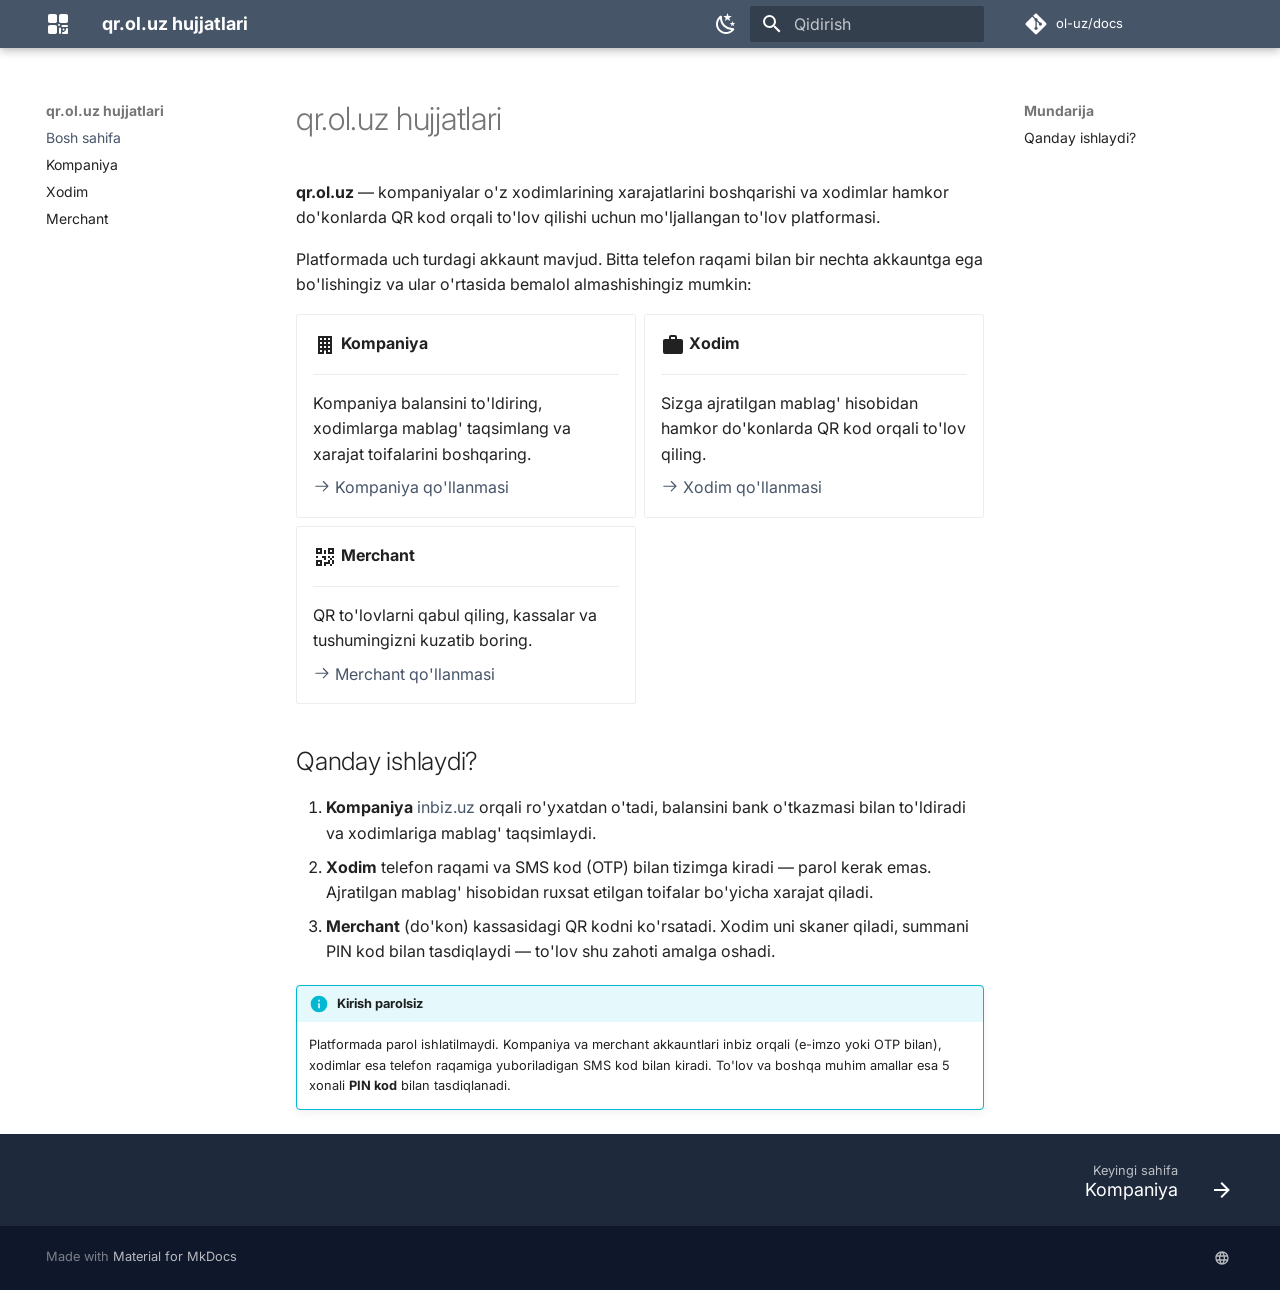
<file: index.html>
<!doctype html>
<html lang="uz" class="no-js">
  <head>
    
      <meta charset="utf-8">
      <meta name="viewport" content="width=device-width,initial-scale=1">
      
        <meta name="description" content="qr.ol.uz — QR to'lovlar platformasi bo'yicha foydalanuvchi qo'llanmasi">
      
      
      
        <link rel="canonical" href="https://ol-uz.github.io/docs/">
      
      
      
        <link rel="next" href="kompaniya/">
      
      
        
      
      
      <link rel="icon" href="https://qr.ol.uz/favicon.ico">
      <meta name="generator" content="mkdocs-1.6.1, mkdocs-material-9.7.7">
    
    
      
        <title>qr.ol.uz hujjatlari</title>
      
    
    
      <link rel="stylesheet" href="assets/stylesheets/main.ec1eaa64.min.css">
      
        
        <link rel="stylesheet" href="assets/stylesheets/palette.ab4e12ef.min.css">
      
      


    
    
      
    
    
      
        
        
        <link rel="preconnect" href="https://fonts.gstatic.com" crossorigin>
        <link rel="stylesheet" href="https://fonts.googleapis.com/css?family=Inter:300,300i,400,400i,700,700i%7CRoboto+Mono:400,400i,700,700i&display=fallback">
        <style>:root{--md-text-font:"Inter";--md-code-font:"Roboto Mono"}</style>
      
    
    
      <link rel="stylesheet" href="stylesheets/extra.css">
    
    <script>__md_scope=new URL(".",location),__md_hash=e=>[...e].reduce(((e,_)=>(e<<5)-e+_.charCodeAt(0)),0),__md_get=(e,_=localStorage,t=__md_scope)=>JSON.parse(_.getItem(t.pathname+"."+e)),__md_set=(e,_,t=localStorage,a=__md_scope)=>{try{t.setItem(a.pathname+"."+e,JSON.stringify(_))}catch(e){}}</script>
    
      

    
    
  </head>
  
  
    
    
      
    
    
    
    
    <body dir="ltr" data-md-color-scheme="default" data-md-color-primary="custom" data-md-color-accent="custom">
  
    
    <input class="md-toggle" data-md-toggle="drawer" type="checkbox" id="__drawer" autocomplete="off">
    <input class="md-toggle" data-md-toggle="search" type="checkbox" id="__search" autocomplete="off">
    <label class="md-overlay" for="__drawer"></label>
    <div data-md-component="skip">
      
        
        <a href="#qroluz-hujjatlari" class="md-skip">
          Tarkibga o'tish
        </a>
      
    </div>
    <div data-md-component="announce">
      
    </div>
    
    
      

  

<header class="md-header md-header--shadow" data-md-component="header">
  <nav class="md-header__inner md-grid" aria-label="Sarlavha">
    <a href="." title="qr.ol.uz hujjatlari" class="md-header__button md-logo" aria-label="qr.ol.uz hujjatlari" data-md-component="logo">
      
  
  <svg width="100%" height="100%" viewBox="0 0 24 24" fill="none" xmlns="http://www.w3.org/2000/svg">
<path d="M6.5 6.5H6.51M17.5 6.5H17.51M6.5 17.5H6.51M13 13H13.01M17.5 17.5H17.51M17 21H21V17M14 16.5V21M21 14H16.5M15.6 10H19.4C19.9601 10 20.2401 10 20.454 9.89101C20.6422 9.79513 20.7951 9.64215 20.891 9.45399C21 9.24008 21 8.96005 21 8.4V4.6C21 4.03995 21 3.75992 20.891 3.54601C20.7951 3.35785 20.6422 3.20487 20.454 3.10899C20.2401 3 19.9601 3 19.4 3H15.6C15.0399 3 14.7599 3 14.546 3.10899C14.3578 3.20487 14.2049 3.35785 14.109 3.54601C14 3.75992 14 4.03995 14 4.6V8.4C14 8.96005 14 9.24008 14.109 9.45399C14.2049 9.64215 14.3578 9.79513 14.546 9.89101C14.7599 10 15.0399 10 15.6 10ZM4.6 10H8.4C8.96005 10 9.24008 10 9.45399 9.89101C9.64215 9.79513 9.79513 9.64215 9.89101 9.45399C10 9.24008 10 8.96005 10 8.4V4.6C10 4.03995 10 3.75992 9.89101 3.54601C9.79513 3.35785 9.64215 3.20487 9.45399 3.10899C9.24008 3 8.96005 3 8.4 3H4.6C4.03995 3 3.75992 3 3.54601 3.10899C3.35785 3.20487 3.20487 3.35785 3.10899 3.54601C3 3.75992 3 4.03995 3 4.6V8.4C3 8.96005 3 9.24008 3.10899 9.45399C3.20487 9.64215 3.35785 9.79513 3.54601 9.89101C3.75992 10 4.03995 10 4.6 10ZM4.6 21H8.4C8.96005 21 9.24008 21 9.45399 20.891C9.64215 20.7951 9.79513 20.6422 9.89101 20.454C10 20.2401 10 19.9601 10 19.4V15.6C10 15.0399 10 14.7599 9.89101 14.546C9.79513 14.3578 9.64215 14.2049 9.45399 14.109C9.24008 14 8.96005 14 8.4 14H4.6C4.03995 14 3.75992 14 3.54601 14.109C3.35785 14.2049 3.20487 14.3578 3.10899 14.546C3 14.7599 3 15.0399 3 15.6V19.4C3 19.9601 3 20.2401 3.10899 20.454C3.20487 20.6422 3.35785 20.7951 3.54601 20.891C3.75992 21 4.03995 21 4.6 21Z" stroke="currentColor" stroke-width="2" stroke-linecap="round" stroke-linejoin="round"/>
</svg>

    </a>
    <label class="md-header__button md-icon" for="__drawer">
      
      <svg xmlns="http://www.w3.org/2000/svg" viewBox="0 0 24 24"><path d="M3 6h18v2H3zm0 5h18v2H3zm0 5h18v2H3z"/></svg>
    </label>
    <div class="md-header__title" data-md-component="header-title">
      <div class="md-header__ellipsis">
        <div class="md-header__topic">
          <span class="md-ellipsis">
            qr.ol.uz hujjatlari
          </span>
        </div>
        <div class="md-header__topic" data-md-component="header-topic">
          <span class="md-ellipsis">
            
              Bosh sahifa
            
          </span>
        </div>
      </div>
    </div>
    
      
        <form class="md-header__option" data-md-component="palette">
  
    
    
    
    <input class="md-option" data-md-color-media="(prefers-color-scheme: light)" data-md-color-scheme="default" data-md-color-primary="custom" data-md-color-accent="custom"  aria-label="Tungi rejimga o'tish"  type="radio" name="__palette" id="__palette_0">
    
      <label class="md-header__button md-icon" title="Tungi rejimga o'tish" for="__palette_1" hidden>
        <svg xmlns="http://www.w3.org/2000/svg" viewBox="0 0 24 24"><path d="m17.75 4.09-2.53 1.94.91 3.06-2.63-1.81-2.63 1.81.91-3.06-2.53-1.94L12.44 4l1.06-3 1.06 3zm3.5 6.91-1.64 1.25.59 1.98-1.7-1.17-1.7 1.17.59-1.98L15.75 11l2.06-.05L18.5 9l.69 1.95zm-2.28 4.95c.83-.08 1.72 1.1 1.19 1.85-.32.45-.66.87-1.08 1.27C15.17 23 8.84 23 4.94 19.07c-3.91-3.9-3.91-10.24 0-14.14.4-.4.82-.76 1.27-1.08.75-.53 1.93.36 1.85 1.19-.27 2.86.69 5.83 2.89 8.02a9.96 9.96 0 0 0 8.02 2.89m-1.64 2.02a12.08 12.08 0 0 1-7.8-3.47c-2.17-2.19-3.33-5-3.49-7.82-2.81 3.14-2.7 7.96.31 10.98 3.02 3.01 7.84 3.12 10.98.31"/></svg>
      </label>
    
  
    
    
    
    <input class="md-option" data-md-color-media="(prefers-color-scheme: dark)" data-md-color-scheme="slate" data-md-color-primary="custom" data-md-color-accent="custom"  aria-label="Kunduzgi rejimga o'tish"  type="radio" name="__palette" id="__palette_1">
    
      <label class="md-header__button md-icon" title="Kunduzgi rejimga o'tish" for="__palette_0" hidden>
        <svg xmlns="http://www.w3.org/2000/svg" viewBox="0 0 24 24"><path d="M12 7a5 5 0 0 1 5 5 5 5 0 0 1-5 5 5 5 0 0 1-5-5 5 5 0 0 1 5-5m0 2a3 3 0 0 0-3 3 3 3 0 0 0 3 3 3 3 0 0 0 3-3 3 3 0 0 0-3-3m0-7 2.39 3.42C13.65 5.15 12.84 5 12 5s-1.65.15-2.39.42zM3.34 7l4.16-.35A7.2 7.2 0 0 0 5.94 8.5c-.44.74-.69 1.5-.83 2.29zm.02 10 1.76-3.77a7.131 7.131 0 0 0 2.38 4.14zM20.65 7l-1.77 3.79a7.02 7.02 0 0 0-2.38-4.15zm-.01 10-4.14.36c.59-.51 1.12-1.14 1.54-1.86.42-.73.69-1.5.83-2.29zM12 22l-2.41-3.44c.74.27 1.55.44 2.41.44.82 0 1.63-.17 2.37-.44z"/></svg>
      </label>
    
  
</form>
      
    
    
      <script>var palette=__md_get("__palette");if(palette&&palette.color){if("(prefers-color-scheme)"===palette.color.media){var media=matchMedia("(prefers-color-scheme: light)"),input=document.querySelector(media.matches?"[data-md-color-media='(prefers-color-scheme: light)']":"[data-md-color-media='(prefers-color-scheme: dark)']");palette.color.media=input.getAttribute("data-md-color-media"),palette.color.scheme=input.getAttribute("data-md-color-scheme"),palette.color.primary=input.getAttribute("data-md-color-primary"),palette.color.accent=input.getAttribute("data-md-color-accent")}for(var[key,value]of Object.entries(palette.color))document.body.setAttribute("data-md-color-"+key,value)}</script>
    
    
    
      
      
        <label class="md-header__button md-icon" for="__search">
          
          <svg xmlns="http://www.w3.org/2000/svg" viewBox="0 0 24 24"><path d="M9.5 3A6.5 6.5 0 0 1 16 9.5c0 1.61-.59 3.09-1.56 4.23l.27.27h.79l5 5-1.5 1.5-5-5v-.79l-.27-.27A6.52 6.52 0 0 1 9.5 16 6.5 6.5 0 0 1 3 9.5 6.5 6.5 0 0 1 9.5 3m0 2C7 5 5 7 5 9.5S7 14 9.5 14 14 12 14 9.5 12 5 9.5 5"/></svg>
        </label>
        <div class="md-search" data-md-component="search" role="dialog">
  <label class="md-search__overlay" for="__search"></label>
  <div class="md-search__inner" role="search">
    <form class="md-search__form" name="search">
      <input type="text" class="md-search__input" name="query" aria-label="Qidirish" placeholder="Qidirish" autocapitalize="off" autocorrect="off" autocomplete="off" spellcheck="false" data-md-component="search-query" required>
      <label class="md-search__icon md-icon" for="__search">
        
        <svg xmlns="http://www.w3.org/2000/svg" viewBox="0 0 24 24"><path d="M9.5 3A6.5 6.5 0 0 1 16 9.5c0 1.61-.59 3.09-1.56 4.23l.27.27h.79l5 5-1.5 1.5-5-5v-.79l-.27-.27A6.52 6.52 0 0 1 9.5 16 6.5 6.5 0 0 1 3 9.5 6.5 6.5 0 0 1 9.5 3m0 2C7 5 5 7 5 9.5S7 14 9.5 14 14 12 14 9.5 12 5 9.5 5"/></svg>
        
        <svg xmlns="http://www.w3.org/2000/svg" viewBox="0 0 24 24"><path d="M20 11v2H8l5.5 5.5-1.42 1.42L4.16 12l7.92-7.92L13.5 5.5 8 11z"/></svg>
      </label>
      <nav class="md-search__options" aria-label="Qidirish">
        
        <button type="reset" class="md-search__icon md-icon" title="Tozalash" aria-label="Tozalash" tabindex="-1">
          
          <svg xmlns="http://www.w3.org/2000/svg" viewBox="0 0 24 24"><path d="M19 6.41 17.59 5 12 10.59 6.41 5 5 6.41 10.59 12 5 17.59 6.41 19 12 13.41 17.59 19 19 17.59 13.41 12z"/></svg>
        </button>
      </nav>
      
        <div class="md-search__suggest" data-md-component="search-suggest"></div>
      
    </form>
    <div class="md-search__output">
      <div class="md-search__scrollwrap" tabindex="0" data-md-scrollfix>
        <div class="md-search-result" data-md-component="search-result">
          <div class="md-search-result__meta">
            Qidiruv ishga tushirilmoqda
          </div>
          <ol class="md-search-result__list" role="presentation"></ol>
        </div>
      </div>
    </div>
  </div>
</div>
      
    
    
      <div class="md-header__source">
        <a href="https://github.com/ol-uz/docs" title="Repozitoriyga o'tish" class="md-source" data-md-component="source">
  <div class="md-source__icon md-icon">
    
    <svg xmlns="http://www.w3.org/2000/svg" viewBox="0 0 448 512"><!--! Font Awesome Free 7.1.0 by @fontawesome - https://fontawesome.com License - https://fontawesome.com/license/free (Icons: CC BY 4.0, Fonts: SIL OFL 1.1, Code: MIT License) Copyright 2025 Fonticons, Inc.--><path d="M439.6 236.1 244 40.5c-5.4-5.5-12.8-8.5-20.4-8.5s-15 3-20.4 8.4L162.5 81l51.5 51.5c27.1-9.1 52.7 16.8 43.4 43.7l49.7 49.7c34.2-11.8 61.2 31 35.5 56.7-26.5 26.5-70.2-2.9-56-37.3L240.3 199v121.9c25.3 12.5 22.3 41.8 9.1 55-6.4 6.4-15.2 10.1-24.3 10.1s-17.8-3.6-24.3-10.1c-17.6-17.6-11.1-46.9 11.2-56v-123c-20.8-8.5-24.6-30.7-18.6-45L142.6 101 8.5 235.1C3 240.6 0 247.9 0 255.5s3 15 8.5 20.4l195.6 195.7c5.4 5.4 12.7 8.4 20.4 8.4s15-3 20.4-8.4l194.7-194.7c5.4-5.4 8.4-12.8 8.4-20.4s-3-15-8.4-20.4"/></svg>
  </div>
  <div class="md-source__repository">
    ol-uz/docs
  </div>
</a>
      </div>
    
  </nav>
  
</header>
    
    <div class="md-container" data-md-component="container">
      
      
        
          
        
      
      <main class="md-main" data-md-component="main">
        <div class="md-main__inner md-grid">
          
            
              
              <div class="md-sidebar md-sidebar--primary" data-md-component="sidebar" data-md-type="navigation" >
                <div class="md-sidebar__scrollwrap">
                  <div class="md-sidebar__inner">
                    



<nav class="md-nav md-nav--primary" aria-label="Navigatsiya" data-md-level="0">
  <label class="md-nav__title" for="__drawer">
    <a href="." title="qr.ol.uz hujjatlari" class="md-nav__button md-logo" aria-label="qr.ol.uz hujjatlari" data-md-component="logo">
      
  
  <svg width="100%" height="100%" viewBox="0 0 24 24" fill="none" xmlns="http://www.w3.org/2000/svg">
<path d="M6.5 6.5H6.51M17.5 6.5H17.51M6.5 17.5H6.51M13 13H13.01M17.5 17.5H17.51M17 21H21V17M14 16.5V21M21 14H16.5M15.6 10H19.4C19.9601 10 20.2401 10 20.454 9.89101C20.6422 9.79513 20.7951 9.64215 20.891 9.45399C21 9.24008 21 8.96005 21 8.4V4.6C21 4.03995 21 3.75992 20.891 3.54601C20.7951 3.35785 20.6422 3.20487 20.454 3.10899C20.2401 3 19.9601 3 19.4 3H15.6C15.0399 3 14.7599 3 14.546 3.10899C14.3578 3.20487 14.2049 3.35785 14.109 3.54601C14 3.75992 14 4.03995 14 4.6V8.4C14 8.96005 14 9.24008 14.109 9.45399C14.2049 9.64215 14.3578 9.79513 14.546 9.89101C14.7599 10 15.0399 10 15.6 10ZM4.6 10H8.4C8.96005 10 9.24008 10 9.45399 9.89101C9.64215 9.79513 9.79513 9.64215 9.89101 9.45399C10 9.24008 10 8.96005 10 8.4V4.6C10 4.03995 10 3.75992 9.89101 3.54601C9.79513 3.35785 9.64215 3.20487 9.45399 3.10899C9.24008 3 8.96005 3 8.4 3H4.6C4.03995 3 3.75992 3 3.54601 3.10899C3.35785 3.20487 3.20487 3.35785 3.10899 3.54601C3 3.75992 3 4.03995 3 4.6V8.4C3 8.96005 3 9.24008 3.10899 9.45399C3.20487 9.64215 3.35785 9.79513 3.54601 9.89101C3.75992 10 4.03995 10 4.6 10ZM4.6 21H8.4C8.96005 21 9.24008 21 9.45399 20.891C9.64215 20.7951 9.79513 20.6422 9.89101 20.454C10 20.2401 10 19.9601 10 19.4V15.6C10 15.0399 10 14.7599 9.89101 14.546C9.79513 14.3578 9.64215 14.2049 9.45399 14.109C9.24008 14 8.96005 14 8.4 14H4.6C4.03995 14 3.75992 14 3.54601 14.109C3.35785 14.2049 3.20487 14.3578 3.10899 14.546C3 14.7599 3 15.0399 3 15.6V19.4C3 19.9601 3 20.2401 3.10899 20.454C3.20487 20.6422 3.35785 20.7951 3.54601 20.891C3.75992 21 4.03995 21 4.6 21Z" stroke="currentColor" stroke-width="2" stroke-linecap="round" stroke-linejoin="round"/>
</svg>

    </a>
    qr.ol.uz hujjatlari
  </label>
  
    <div class="md-nav__source">
      <a href="https://github.com/ol-uz/docs" title="Repozitoriyga o'tish" class="md-source" data-md-component="source">
  <div class="md-source__icon md-icon">
    
    <svg xmlns="http://www.w3.org/2000/svg" viewBox="0 0 448 512"><!--! Font Awesome Free 7.1.0 by @fontawesome - https://fontawesome.com License - https://fontawesome.com/license/free (Icons: CC BY 4.0, Fonts: SIL OFL 1.1, Code: MIT License) Copyright 2025 Fonticons, Inc.--><path d="M439.6 236.1 244 40.5c-5.4-5.5-12.8-8.5-20.4-8.5s-15 3-20.4 8.4L162.5 81l51.5 51.5c27.1-9.1 52.7 16.8 43.4 43.7l49.7 49.7c34.2-11.8 61.2 31 35.5 56.7-26.5 26.5-70.2-2.9-56-37.3L240.3 199v121.9c25.3 12.5 22.3 41.8 9.1 55-6.4 6.4-15.2 10.1-24.3 10.1s-17.8-3.6-24.3-10.1c-17.6-17.6-11.1-46.9 11.2-56v-123c-20.8-8.5-24.6-30.7-18.6-45L142.6 101 8.5 235.1C3 240.6 0 247.9 0 255.5s3 15 8.5 20.4l195.6 195.7c5.4 5.4 12.7 8.4 20.4 8.4s15-3 20.4-8.4l194.7-194.7c5.4-5.4 8.4-12.8 8.4-20.4s-3-15-8.4-20.4"/></svg>
  </div>
  <div class="md-source__repository">
    ol-uz/docs
  </div>
</a>
    </div>
  
  <ul class="md-nav__list" data-md-scrollfix>
    
      
      
  
  
    
  
  
  
    <li class="md-nav__item md-nav__item--active">
      
      <input class="md-nav__toggle md-toggle" type="checkbox" id="__toc">
      
      
        
      
      
        <label class="md-nav__link md-nav__link--active" for="__toc">
          
  
  
  <span class="md-ellipsis">
    
  
    Bosh sahifa
  

    
  </span>
  
  

          <span class="md-nav__icon md-icon"></span>
        </label>
      
      <a href="." class="md-nav__link md-nav__link--active">
        
  
  
  <span class="md-ellipsis">
    
  
    Bosh sahifa
  

    
  </span>
  
  

      </a>
      
        

<nav class="md-nav md-nav--secondary" aria-label="Mundarija">
  
  
  
    
  
  
    <label class="md-nav__title" for="__toc">
      <span class="md-nav__icon md-icon"></span>
      Mundarija
    </label>
    <ul class="md-nav__list" data-md-component="toc" data-md-scrollfix>
      
        <li class="md-nav__item">
  <a href="#qanday-ishlaydi" class="md-nav__link">
    <span class="md-ellipsis">
      
        Qanday ishlaydi?
      
    </span>
  </a>
  
</li>
      
    </ul>
  
</nav>
      
    </li>
  

    
      
      
  
  
  
  
    <li class="md-nav__item">
      <a href="kompaniya/" class="md-nav__link">
        
  
  
  <span class="md-ellipsis">
    
  
    Kompaniya
  

    
  </span>
  
  

      </a>
    </li>
  

    
      
      
  
  
  
  
    <li class="md-nav__item">
      <a href="xodim/" class="md-nav__link">
        
  
  
  <span class="md-ellipsis">
    
  
    Xodim
  

    
  </span>
  
  

      </a>
    </li>
  

    
      
      
  
  
  
  
    <li class="md-nav__item">
      <a href="merchant/" class="md-nav__link">
        
  
  
  <span class="md-ellipsis">
    
  
    Merchant
  

    
  </span>
  
  

      </a>
    </li>
  

    
  </ul>
</nav>
                  </div>
                </div>
              </div>
            
            
              
              <div class="md-sidebar md-sidebar--secondary" data-md-component="sidebar" data-md-type="toc" >
                <div class="md-sidebar__scrollwrap">
                  <div class="md-sidebar__inner">
                    

<nav class="md-nav md-nav--secondary" aria-label="Mundarija">
  
  
  
    
  
  
    <label class="md-nav__title" for="__toc">
      <span class="md-nav__icon md-icon"></span>
      Mundarija
    </label>
    <ul class="md-nav__list" data-md-component="toc" data-md-scrollfix>
      
        <li class="md-nav__item">
  <a href="#qanday-ishlaydi" class="md-nav__link">
    <span class="md-ellipsis">
      
        Qanday ishlaydi?
      
    </span>
  </a>
  
</li>
      
    </ul>
  
</nav>
                  </div>
                </div>
              </div>
            
          
          
            <div class="md-content" data-md-component="content">
              
              <article class="md-content__inner md-typeset">
                
                  


  
  


<h1 id="qroluz-hujjatlari">qr.ol.uz hujjatlari<a class="headerlink" href="#qroluz-hujjatlari" title="Permanent link">&para;</a></h1>
<p><strong>qr.ol.uz</strong> — kompaniyalar o'z xodimlarining xarajatlarini boshqarishi va xodimlar hamkor do'konlarda QR kod orqali to'lov qilishi uchun mo'ljallangan to'lov platformasi.</p>
<p>Platformada uch turdagi akkaunt mavjud. Bitta telefon raqami bilan bir nechta akkauntga ega bo'lishingiz va ular o'rtasida bemalol almashishingiz mumkin:</p>
<div class="grid cards">
<ul>
<li>
<p><span class="twemoji lg middle"><svg xmlns="http://www.w3.org/2000/svg" viewBox="0 0 24 24"><path d="M5 3v18h6v-3.5h2V21h6V3zm2 2h2v2H7zm4 0h2v2h-2zm4 0h2v2h-2zM7 9h2v2H7zm4 0h2v2h-2zm4 0h2v2h-2zm-8 4h2v2H7zm4 0h2v2h-2zm4 0h2v2h-2zm-8 4h2v2H7zm8 0h2v2h-2z"/></svg></span> <strong>Kompaniya</strong></p>
<hr />
<p>Kompaniya balansini to'ldiring, xodimlarga mablag' taqsimlang va xarajat toifalarini boshqaring.</p>
<p><a href="kompaniya/"><span class="twemoji"><svg xmlns="http://www.w3.org/2000/svg" viewBox="0 0 24 24"><path d="M13.22 19.03a.75.75 0 0 1 0-1.06L18.19 13H3.75a.75.75 0 0 1 0-1.5h14.44l-4.97-4.97a.749.749 0 0 1 .326-1.275.75.75 0 0 1 .734.215l6.25 6.25a.75.75 0 0 1 0 1.06l-6.25 6.25a.75.75 0 0 1-1.06 0"/></svg></span> Kompaniya qo'llanmasi</a></p>
</li>
<li>
<p><span class="twemoji lg middle"><svg xmlns="http://www.w3.org/2000/svg" viewBox="0 0 24 24"><path d="M10 2h4a2 2 0 0 1 2 2v2h4a2 2 0 0 1 2 2v11a2 2 0 0 1-2 2H4a2 2 0 0 1-2-2V8c0-1.11.89-2 2-2h4V4c0-1.11.89-2 2-2m4 4V4h-4v2z"/></svg></span> <strong>Xodim</strong></p>
<hr />
<p>Sizga ajratilgan mablag' hisobidan hamkor do'konlarda QR kod orqali to'lov qiling.</p>
<p><a href="xodim/"><span class="twemoji"><svg xmlns="http://www.w3.org/2000/svg" viewBox="0 0 24 24"><path d="M13.22 19.03a.75.75 0 0 1 0-1.06L18.19 13H3.75a.75.75 0 0 1 0-1.5h14.44l-4.97-4.97a.749.749 0 0 1 .326-1.275.75.75 0 0 1 .734.215l6.25 6.25a.75.75 0 0 1 0 1.06l-6.25 6.25a.75.75 0 0 1-1.06 0"/></svg></span> Xodim qo'llanmasi</a></p>
</li>
<li>
<p><span class="twemoji lg middle"><svg xmlns="http://www.w3.org/2000/svg" viewBox="0 0 24 24"><path d="M3 11h2v2H3zm8-6h2v4h-2zm-2 6h4v4h-2v-2H9zm6 0h2v2h2v-2h2v2h-2v2h2v4h-2v2h-2v-2h-4v2h-2v-4h4v-2h2v-2h-2zm4 8v-4h-2v4zM15 3h6v6h-6zm2 2v2h2V5zM3 3h6v6H3zm2 2v2h2V5zM3 15h6v6H3zm2 2v2h2v-2z"/></svg></span> <strong>Merchant</strong></p>
<hr />
<p>QR to'lovlarni qabul qiling, kassalar va tushumingizni kuzatib boring.</p>
<p><a href="merchant/"><span class="twemoji"><svg xmlns="http://www.w3.org/2000/svg" viewBox="0 0 24 24"><path d="M13.22 19.03a.75.75 0 0 1 0-1.06L18.19 13H3.75a.75.75 0 0 1 0-1.5h14.44l-4.97-4.97a.749.749 0 0 1 .326-1.275.75.75 0 0 1 .734.215l6.25 6.25a.75.75 0 0 1 0 1.06l-6.25 6.25a.75.75 0 0 1-1.06 0"/></svg></span> Merchant qo'llanmasi</a></p>
</li>
</ul>
</div>
<h2 id="qanday-ishlaydi">Qanday ishlaydi?<a class="headerlink" href="#qanday-ishlaydi" title="Permanent link">&para;</a></h2>
<ol>
<li><strong>Kompaniya</strong> <a href="https://inbiz.uz/uz/">inbiz.uz</a> orqali ro'yxatdan o'tadi, balansini bank o'tkazmasi bilan to'ldiradi va xodimlariga mablag' taqsimlaydi.</li>
<li><strong>Xodim</strong> telefon raqami va SMS kod (OTP) bilan tizimga kiradi — parol kerak emas. Ajratilgan mablag' hisobidan ruxsat etilgan toifalar bo'yicha xarajat qiladi.</li>
<li><strong>Merchant</strong> (do'kon) kassasidagi QR kodni ko'rsatadi. Xodim uni skaner qiladi, summani PIN kod bilan tasdiqlaydi — to'lov shu zahoti amalga oshadi.</li>
</ol>
<div class="admonition info">
<p class="admonition-title">Kirish parolsiz</p>
<p>Platformada parol ishlatilmaydi. Kompaniya va merchant akkauntlari inbiz orqali (e-imzo yoki OTP bilan), xodimlar esa telefon raqamiga yuboriladigan SMS kod bilan kiradi. To'lov va boshqa muhim amallar esa 5 xonali <strong>PIN kod</strong> bilan tasdiqlanadi.</p>
</div>












                
              </article>
            </div>
          
          
<script>var target=document.getElementById(location.hash.slice(1));target&&target.name&&(target.checked=target.name.startsWith("__tabbed_"))</script>
        </div>
        
          <button type="button" class="md-top md-icon" data-md-component="top" hidden>
  
  <svg xmlns="http://www.w3.org/2000/svg" viewBox="0 0 24 24"><path d="M13 20h-2V8l-5.5 5.5-1.42-1.42L12 4.16l7.92 7.92-1.42 1.42L13 8z"/></svg>
  Yuqoriga qaytish
</button>
        
      </main>
      
        <footer class="md-footer">
  
    
      
      <nav class="md-footer__inner md-grid" aria-label="Pastgi qism" >
        
        
          
          <a href="kompaniya/" class="md-footer__link md-footer__link--next" aria-label="Keyingi sahifa: Kompaniya">
            <div class="md-footer__title">
              <span class="md-footer__direction">
                Keyingi sahifa
              </span>
              <div class="md-ellipsis">
                Kompaniya
              </div>
            </div>
            <div class="md-footer__button md-icon">
              
              <svg xmlns="http://www.w3.org/2000/svg" viewBox="0 0 24 24"><path d="M4 11v2h12l-5.5 5.5 1.42 1.42L19.84 12l-7.92-7.92L10.5 5.5 16 11z"/></svg>
            </div>
          </a>
        
      </nav>
    
  
  <div class="md-footer-meta md-typeset">
    <div class="md-footer-meta__inner md-grid">
      <div class="md-copyright">
  
  
    Made with
    <a href="https://squidfunk.github.io/mkdocs-material/" target="_blank" rel="noopener">
      Material for MkDocs
    </a>
  
</div>
      
        
<div class="md-social">
  
    
    
    
    
    <a href="https://qr.ol.uz" target="_blank" rel="noopener" title="qr.ol.uz platformasi" class="md-social__link">
      <svg xmlns="http://www.w3.org/2000/svg" viewBox="0 0 24 24"><path d="M16.36 14c.08-.66.14-1.32.14-2s-.06-1.34-.14-2h3.38c.16.64.26 1.31.26 2s-.1 1.36-.26 2m-5.15 5.56c.6-1.11 1.06-2.31 1.38-3.56h2.95a8.03 8.03 0 0 1-4.33 3.56M14.34 14H9.66c-.1-.66-.16-1.32-.16-2s.06-1.35.16-2h4.68c.09.65.16 1.32.16 2s-.07 1.34-.16 2M12 19.96c-.83-1.2-1.5-2.53-1.91-3.96h3.82c-.41 1.43-1.08 2.76-1.91 3.96M8 8H5.08A7.92 7.92 0 0 1 9.4 4.44C8.8 5.55 8.35 6.75 8 8m-2.92 8H8c.35 1.25.8 2.45 1.4 3.56A8 8 0 0 1 5.08 16m-.82-2C4.1 13.36 4 12.69 4 12s.1-1.36.26-2h3.38c-.08.66-.14 1.32-.14 2s.06 1.34.14 2M12 4.03c.83 1.2 1.5 2.54 1.91 3.97h-3.82c.41-1.43 1.08-2.77 1.91-3.97M18.92 8h-2.95a15.7 15.7 0 0 0-1.38-3.56c1.84.63 3.37 1.9 4.33 3.56M12 2C6.47 2 2 6.5 2 12a10 10 0 0 0 10 10 10 10 0 0 0 10-10A10 10 0 0 0 12 2"/></svg>
    </a>
  
</div>
      
    </div>
  </div>
</footer>
      
    </div>
    <div class="md-dialog" data-md-component="dialog">
      <div class="md-dialog__inner md-typeset"></div>
    </div>
    
    
    
      
      
      <script id="__config" type="application/json">{"annotate": null, "base": ".", "features": ["navigation.instant", "navigation.tracking", "navigation.top", "navigation.footer", "search.suggest", "search.highlight", "content.tooltips", "toc.follow"], "search": "assets/javascripts/workers/search.2c215733.min.js", "tags": null, "translations": {"clipboard.copied": "Buferga nusxalandi", "clipboard.copy": "Buferga nusxalash", "search.result.more.one": "Ushbu sahifada yana 1 ta natija", "search.result.more.other": "Bu sahifada yana # ta natija", "search.result.none": "Mos natijalar yo\u0027q", "search.result.one": "1 ta mos natija", "search.result.other": "# ta mos keladigan natijalar", "search.result.placeholder": "Qidiruvni boshlash uchun kiriting", "search.result.term.missing": "To\u0027ldirilmagan", "select.version": "Versiyani tanlang"}, "version": null}</script>
    
    
      <script src="assets/javascripts/bundle.d7400e89.min.js"></script>
      
    
  </body>
</html>
</file>
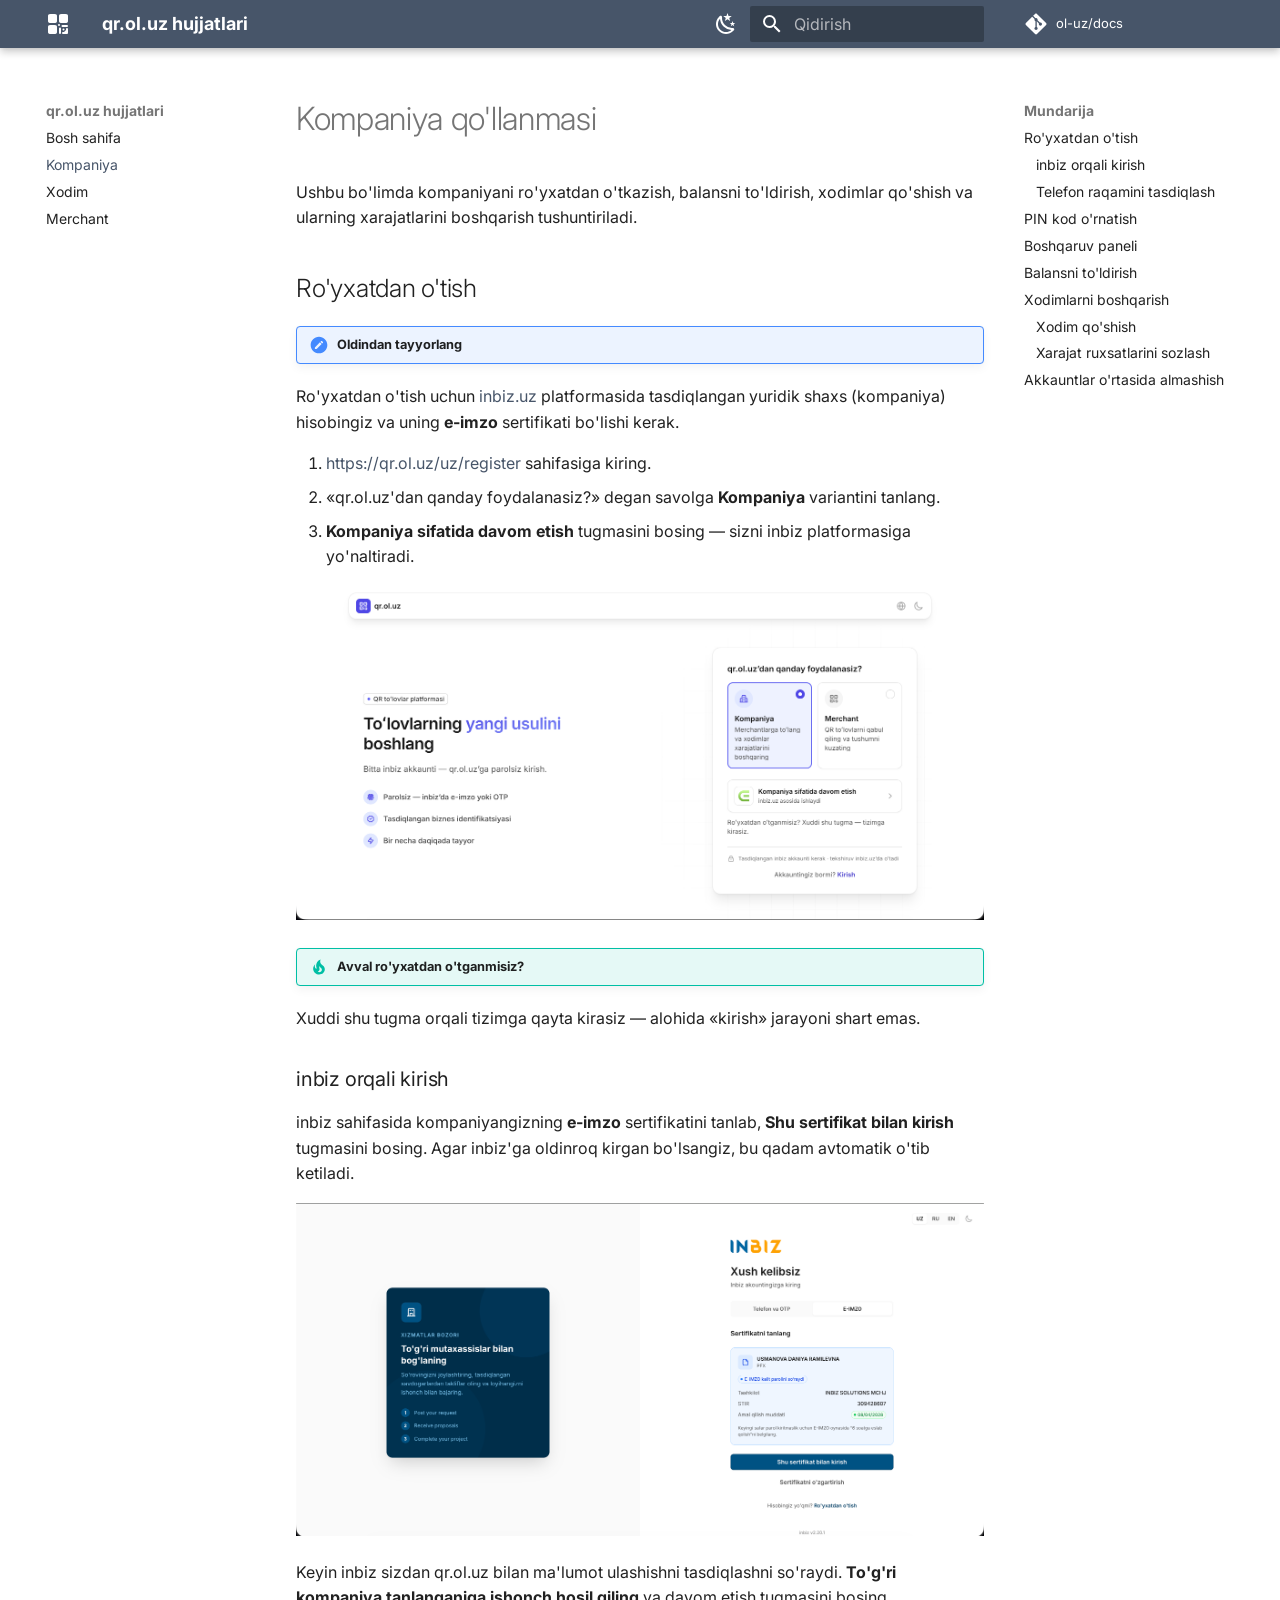
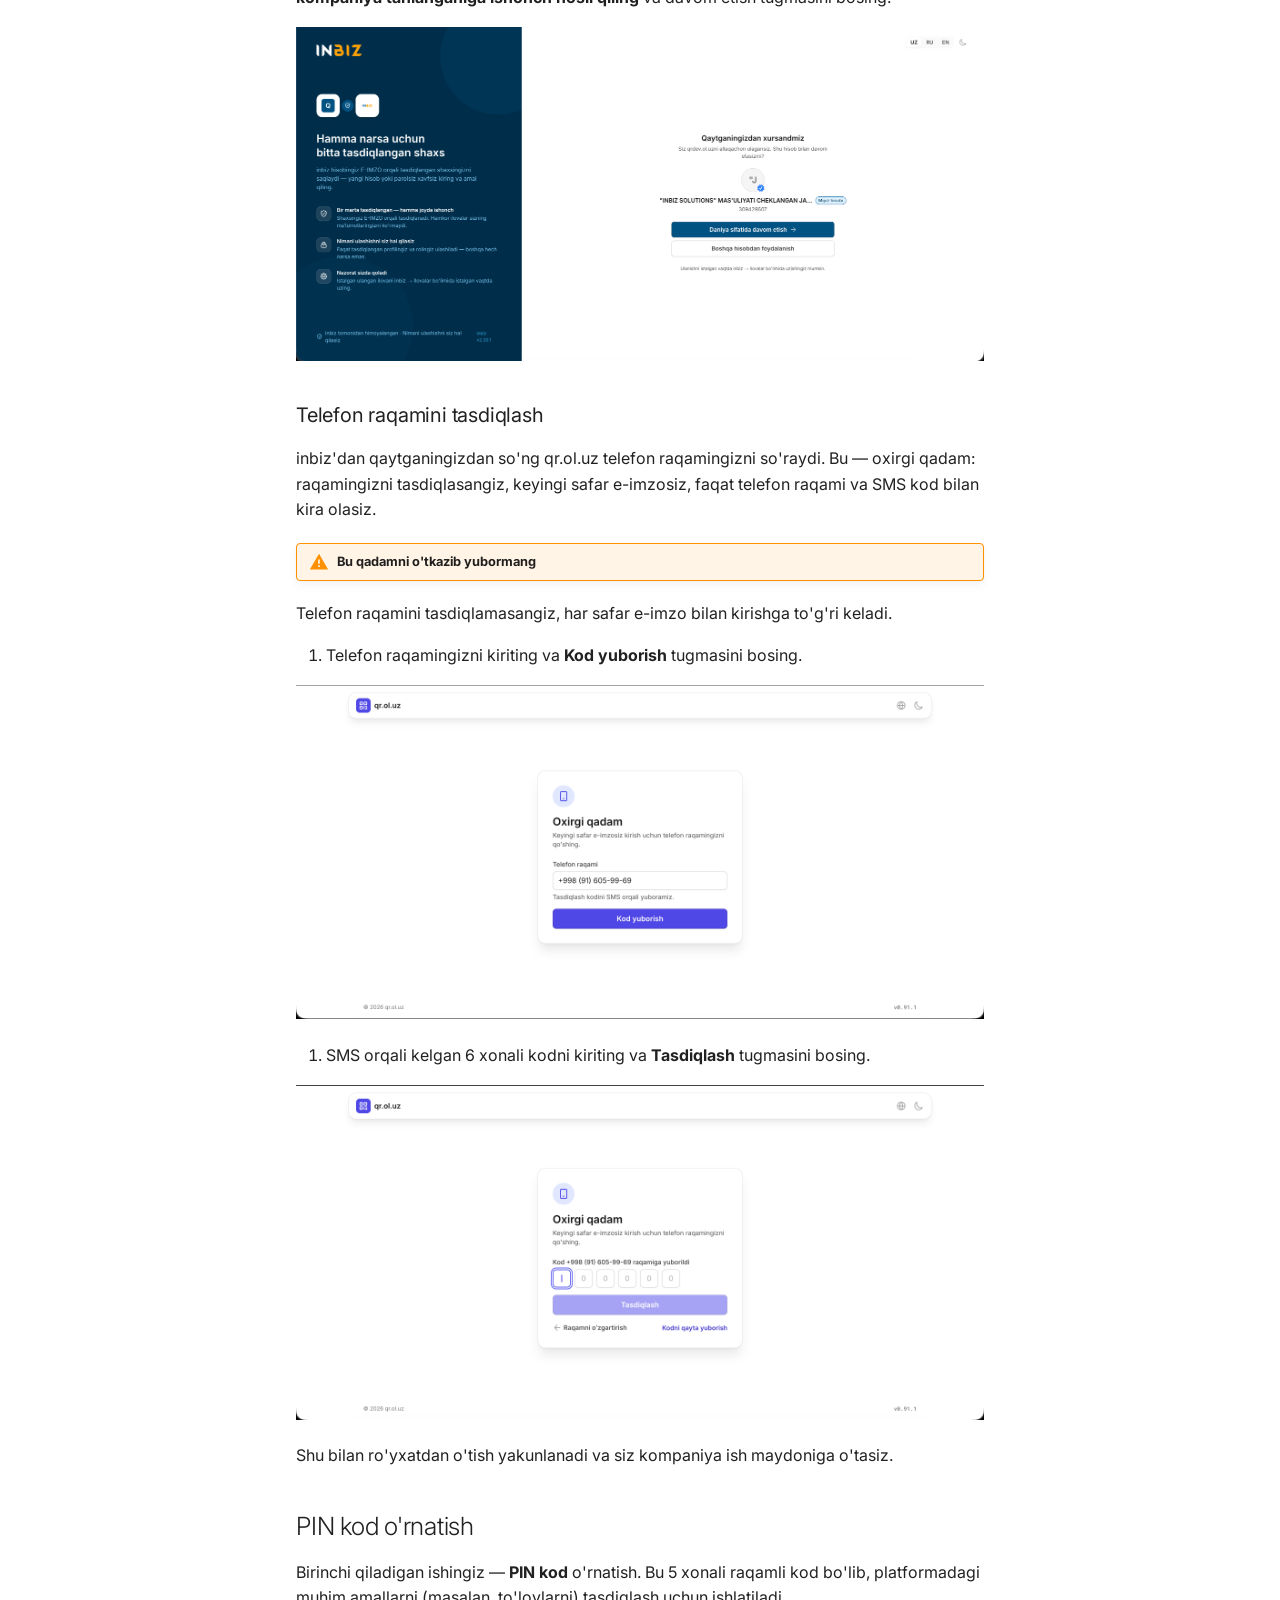
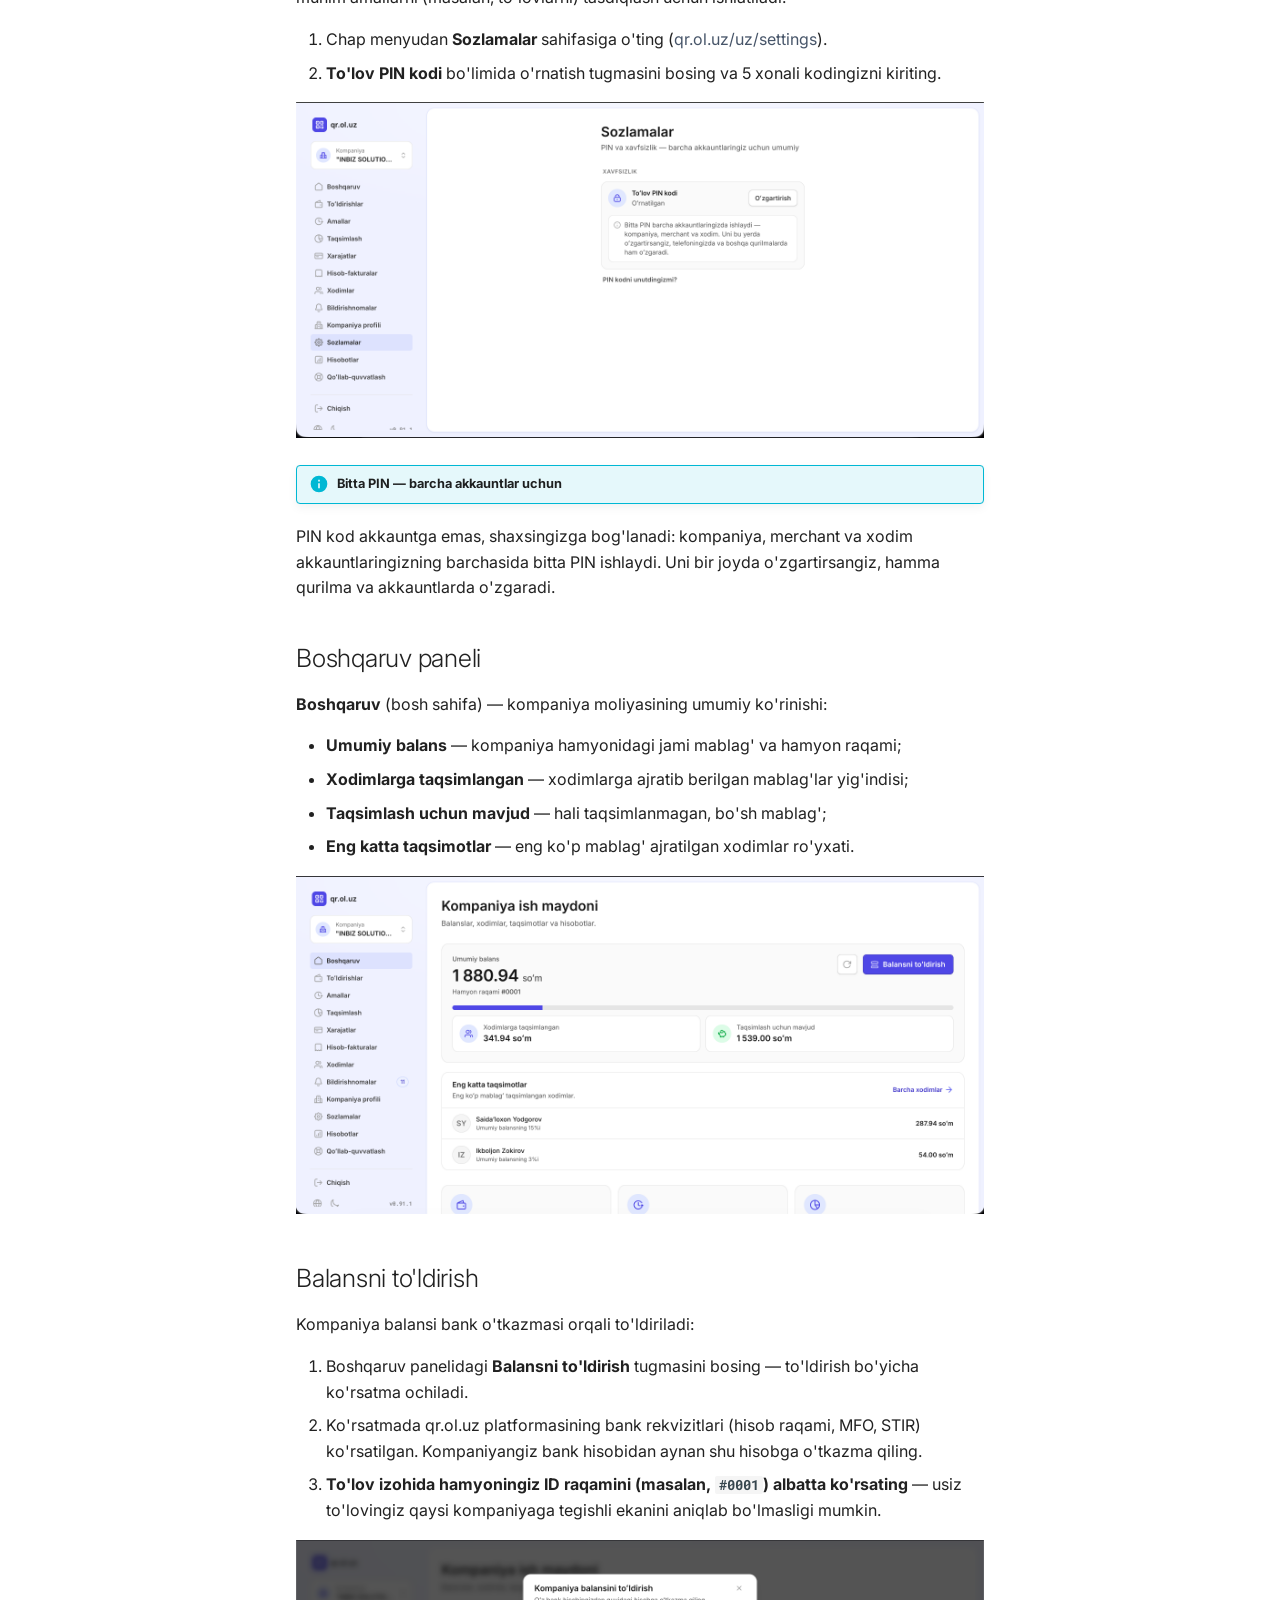
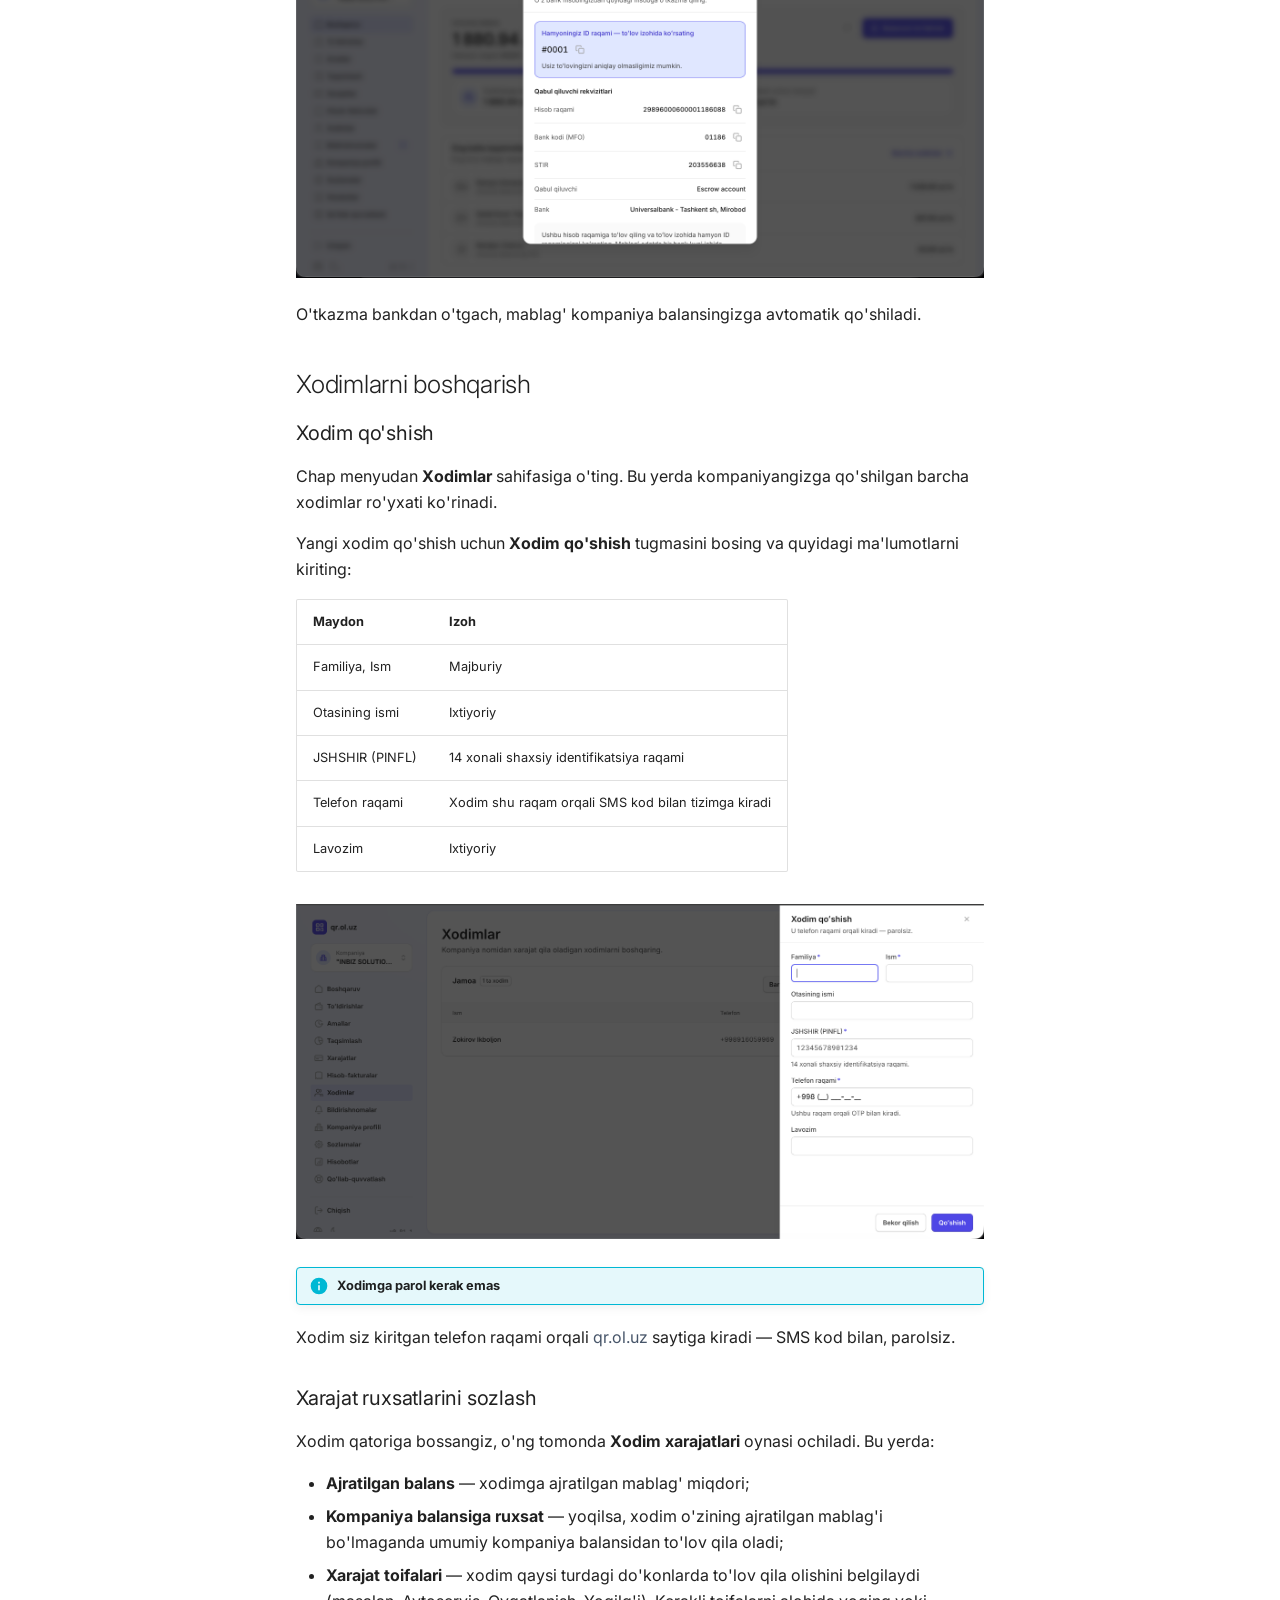
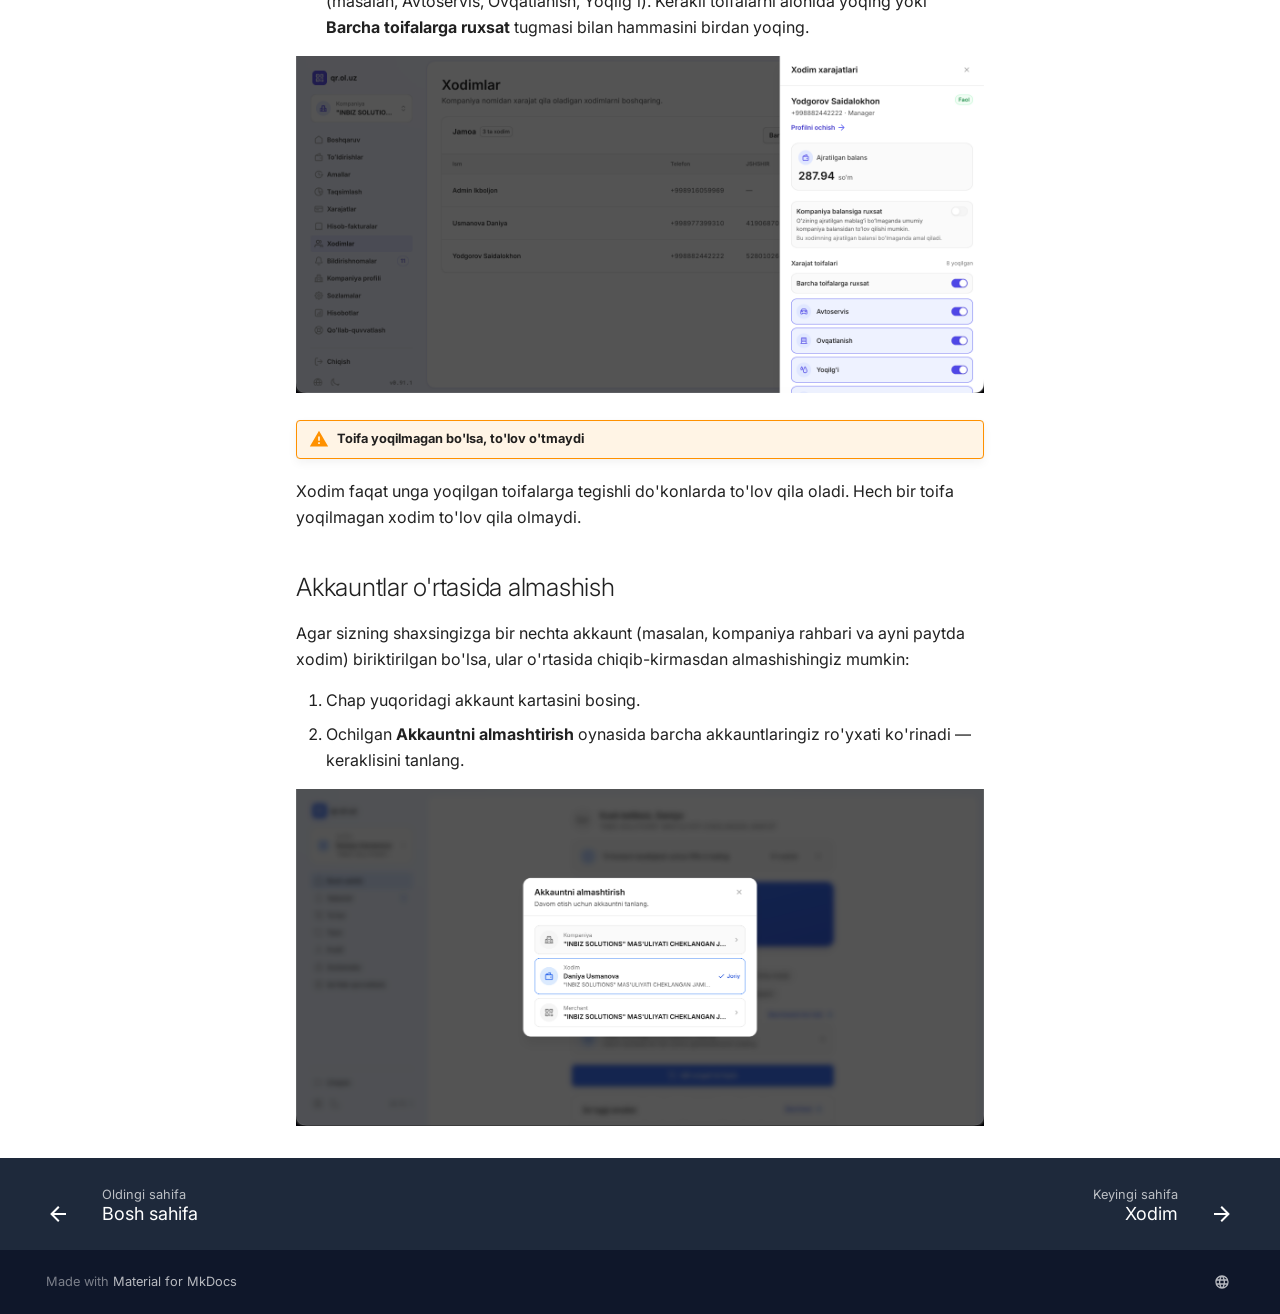
<file: kompaniya/index.html>
<!doctype html>
<html lang="uz" class="no-js">
  <head>
    
      <meta charset="utf-8">
      <meta name="viewport" content="width=device-width,initial-scale=1">
      
        <meta name="description" content="qr.ol.uz — QR to'lovlar platformasi bo'yicha foydalanuvchi qo'llanmasi">
      
      
      
        <link rel="canonical" href="https://ol-uz.github.io/docs/kompaniya/">
      
      
        <link rel="prev" href="..">
      
      
        <link rel="next" href="../xodim/">
      
      
        
      
      
      <link rel="icon" href="https://qr.ol.uz/favicon.ico">
      <meta name="generator" content="mkdocs-1.6.1, mkdocs-material-9.7.7">
    
    
      
        <title>Kompaniya - qr.ol.uz hujjatlari</title>
      
    
    
      <link rel="stylesheet" href="../assets/stylesheets/main.ec1eaa64.min.css">
      
        
        <link rel="stylesheet" href="../assets/stylesheets/palette.ab4e12ef.min.css">
      
      


    
    
      
    
    
      
        
        
        <link rel="preconnect" href="https://fonts.gstatic.com" crossorigin>
        <link rel="stylesheet" href="https://fonts.googleapis.com/css?family=Inter:300,300i,400,400i,700,700i%7CRoboto+Mono:400,400i,700,700i&display=fallback">
        <style>:root{--md-text-font:"Inter";--md-code-font:"Roboto Mono"}</style>
      
    
    
      <link rel="stylesheet" href="../stylesheets/extra.css">
    
    <script>__md_scope=new URL("..",location),__md_hash=e=>[...e].reduce(((e,_)=>(e<<5)-e+_.charCodeAt(0)),0),__md_get=(e,_=localStorage,t=__md_scope)=>JSON.parse(_.getItem(t.pathname+"."+e)),__md_set=(e,_,t=localStorage,a=__md_scope)=>{try{t.setItem(a.pathname+"."+e,JSON.stringify(_))}catch(e){}}</script>
    
      

    
    
  </head>
  
  
    
    
      
    
    
    
    
    <body dir="ltr" data-md-color-scheme="default" data-md-color-primary="custom" data-md-color-accent="custom">
  
    
    <input class="md-toggle" data-md-toggle="drawer" type="checkbox" id="__drawer" autocomplete="off">
    <input class="md-toggle" data-md-toggle="search" type="checkbox" id="__search" autocomplete="off">
    <label class="md-overlay" for="__drawer"></label>
    <div data-md-component="skip">
      
        
        <a href="#kompaniya-qollanmasi" class="md-skip">
          Tarkibga o'tish
        </a>
      
    </div>
    <div data-md-component="announce">
      
    </div>
    
    
      

  

<header class="md-header md-header--shadow" data-md-component="header">
  <nav class="md-header__inner md-grid" aria-label="Sarlavha">
    <a href=".." title="qr.ol.uz hujjatlari" class="md-header__button md-logo" aria-label="qr.ol.uz hujjatlari" data-md-component="logo">
      
  
  <svg width="100%" height="100%" viewBox="0 0 24 24" fill="none" xmlns="http://www.w3.org/2000/svg">
<path d="M6.5 6.5H6.51M17.5 6.5H17.51M6.5 17.5H6.51M13 13H13.01M17.5 17.5H17.51M17 21H21V17M14 16.5V21M21 14H16.5M15.6 10H19.4C19.9601 10 20.2401 10 20.454 9.89101C20.6422 9.79513 20.7951 9.64215 20.891 9.45399C21 9.24008 21 8.96005 21 8.4V4.6C21 4.03995 21 3.75992 20.891 3.54601C20.7951 3.35785 20.6422 3.20487 20.454 3.10899C20.2401 3 19.9601 3 19.4 3H15.6C15.0399 3 14.7599 3 14.546 3.10899C14.3578 3.20487 14.2049 3.35785 14.109 3.54601C14 3.75992 14 4.03995 14 4.6V8.4C14 8.96005 14 9.24008 14.109 9.45399C14.2049 9.64215 14.3578 9.79513 14.546 9.89101C14.7599 10 15.0399 10 15.6 10ZM4.6 10H8.4C8.96005 10 9.24008 10 9.45399 9.89101C9.64215 9.79513 9.79513 9.64215 9.89101 9.45399C10 9.24008 10 8.96005 10 8.4V4.6C10 4.03995 10 3.75992 9.89101 3.54601C9.79513 3.35785 9.64215 3.20487 9.45399 3.10899C9.24008 3 8.96005 3 8.4 3H4.6C4.03995 3 3.75992 3 3.54601 3.10899C3.35785 3.20487 3.20487 3.35785 3.10899 3.54601C3 3.75992 3 4.03995 3 4.6V8.4C3 8.96005 3 9.24008 3.10899 9.45399C3.20487 9.64215 3.35785 9.79513 3.54601 9.89101C3.75992 10 4.03995 10 4.6 10ZM4.6 21H8.4C8.96005 21 9.24008 21 9.45399 20.891C9.64215 20.7951 9.79513 20.6422 9.89101 20.454C10 20.2401 10 19.9601 10 19.4V15.6C10 15.0399 10 14.7599 9.89101 14.546C9.79513 14.3578 9.64215 14.2049 9.45399 14.109C9.24008 14 8.96005 14 8.4 14H4.6C4.03995 14 3.75992 14 3.54601 14.109C3.35785 14.2049 3.20487 14.3578 3.10899 14.546C3 14.7599 3 15.0399 3 15.6V19.4C3 19.9601 3 20.2401 3.10899 20.454C3.20487 20.6422 3.35785 20.7951 3.54601 20.891C3.75992 21 4.03995 21 4.6 21Z" stroke="currentColor" stroke-width="2" stroke-linecap="round" stroke-linejoin="round"/>
</svg>

    </a>
    <label class="md-header__button md-icon" for="__drawer">
      
      <svg xmlns="http://www.w3.org/2000/svg" viewBox="0 0 24 24"><path d="M3 6h18v2H3zm0 5h18v2H3zm0 5h18v2H3z"/></svg>
    </label>
    <div class="md-header__title" data-md-component="header-title">
      <div class="md-header__ellipsis">
        <div class="md-header__topic">
          <span class="md-ellipsis">
            qr.ol.uz hujjatlari
          </span>
        </div>
        <div class="md-header__topic" data-md-component="header-topic">
          <span class="md-ellipsis">
            
              Kompaniya
            
          </span>
        </div>
      </div>
    </div>
    
      
        <form class="md-header__option" data-md-component="palette">
  
    
    
    
    <input class="md-option" data-md-color-media="(prefers-color-scheme: light)" data-md-color-scheme="default" data-md-color-primary="custom" data-md-color-accent="custom"  aria-label="Tungi rejimga o'tish"  type="radio" name="__palette" id="__palette_0">
    
      <label class="md-header__button md-icon" title="Tungi rejimga o'tish" for="__palette_1" hidden>
        <svg xmlns="http://www.w3.org/2000/svg" viewBox="0 0 24 24"><path d="m17.75 4.09-2.53 1.94.91 3.06-2.63-1.81-2.63 1.81.91-3.06-2.53-1.94L12.44 4l1.06-3 1.06 3zm3.5 6.91-1.64 1.25.59 1.98-1.7-1.17-1.7 1.17.59-1.98L15.75 11l2.06-.05L18.5 9l.69 1.95zm-2.28 4.95c.83-.08 1.72 1.1 1.19 1.85-.32.45-.66.87-1.08 1.27C15.17 23 8.84 23 4.94 19.07c-3.91-3.9-3.91-10.24 0-14.14.4-.4.82-.76 1.27-1.08.75-.53 1.93.36 1.85 1.19-.27 2.86.69 5.83 2.89 8.02a9.96 9.96 0 0 0 8.02 2.89m-1.64 2.02a12.08 12.08 0 0 1-7.8-3.47c-2.17-2.19-3.33-5-3.49-7.82-2.81 3.14-2.7 7.96.31 10.98 3.02 3.01 7.84 3.12 10.98.31"/></svg>
      </label>
    
  
    
    
    
    <input class="md-option" data-md-color-media="(prefers-color-scheme: dark)" data-md-color-scheme="slate" data-md-color-primary="custom" data-md-color-accent="custom"  aria-label="Kunduzgi rejimga o'tish"  type="radio" name="__palette" id="__palette_1">
    
      <label class="md-header__button md-icon" title="Kunduzgi rejimga o'tish" for="__palette_0" hidden>
        <svg xmlns="http://www.w3.org/2000/svg" viewBox="0 0 24 24"><path d="M12 7a5 5 0 0 1 5 5 5 5 0 0 1-5 5 5 5 0 0 1-5-5 5 5 0 0 1 5-5m0 2a3 3 0 0 0-3 3 3 3 0 0 0 3 3 3 3 0 0 0 3-3 3 3 0 0 0-3-3m0-7 2.39 3.42C13.65 5.15 12.84 5 12 5s-1.65.15-2.39.42zM3.34 7l4.16-.35A7.2 7.2 0 0 0 5.94 8.5c-.44.74-.69 1.5-.83 2.29zm.02 10 1.76-3.77a7.131 7.131 0 0 0 2.38 4.14zM20.65 7l-1.77 3.79a7.02 7.02 0 0 0-2.38-4.15zm-.01 10-4.14.36c.59-.51 1.12-1.14 1.54-1.86.42-.73.69-1.5.83-2.29zM12 22l-2.41-3.44c.74.27 1.55.44 2.41.44.82 0 1.63-.17 2.37-.44z"/></svg>
      </label>
    
  
</form>
      
    
    
      <script>var palette=__md_get("__palette");if(palette&&palette.color){if("(prefers-color-scheme)"===palette.color.media){var media=matchMedia("(prefers-color-scheme: light)"),input=document.querySelector(media.matches?"[data-md-color-media='(prefers-color-scheme: light)']":"[data-md-color-media='(prefers-color-scheme: dark)']");palette.color.media=input.getAttribute("data-md-color-media"),palette.color.scheme=input.getAttribute("data-md-color-scheme"),palette.color.primary=input.getAttribute("data-md-color-primary"),palette.color.accent=input.getAttribute("data-md-color-accent")}for(var[key,value]of Object.entries(palette.color))document.body.setAttribute("data-md-color-"+key,value)}</script>
    
    
    
      
      
        <label class="md-header__button md-icon" for="__search">
          
          <svg xmlns="http://www.w3.org/2000/svg" viewBox="0 0 24 24"><path d="M9.5 3A6.5 6.5 0 0 1 16 9.5c0 1.61-.59 3.09-1.56 4.23l.27.27h.79l5 5-1.5 1.5-5-5v-.79l-.27-.27A6.52 6.52 0 0 1 9.5 16 6.5 6.5 0 0 1 3 9.5 6.5 6.5 0 0 1 9.5 3m0 2C7 5 5 7 5 9.5S7 14 9.5 14 14 12 14 9.5 12 5 9.5 5"/></svg>
        </label>
        <div class="md-search" data-md-component="search" role="dialog">
  <label class="md-search__overlay" for="__search"></label>
  <div class="md-search__inner" role="search">
    <form class="md-search__form" name="search">
      <input type="text" class="md-search__input" name="query" aria-label="Qidirish" placeholder="Qidirish" autocapitalize="off" autocorrect="off" autocomplete="off" spellcheck="false" data-md-component="search-query" required>
      <label class="md-search__icon md-icon" for="__search">
        
        <svg xmlns="http://www.w3.org/2000/svg" viewBox="0 0 24 24"><path d="M9.5 3A6.5 6.5 0 0 1 16 9.5c0 1.61-.59 3.09-1.56 4.23l.27.27h.79l5 5-1.5 1.5-5-5v-.79l-.27-.27A6.52 6.52 0 0 1 9.5 16 6.5 6.5 0 0 1 3 9.5 6.5 6.5 0 0 1 9.5 3m0 2C7 5 5 7 5 9.5S7 14 9.5 14 14 12 14 9.5 12 5 9.5 5"/></svg>
        
        <svg xmlns="http://www.w3.org/2000/svg" viewBox="0 0 24 24"><path d="M20 11v2H8l5.5 5.5-1.42 1.42L4.16 12l7.92-7.92L13.5 5.5 8 11z"/></svg>
      </label>
      <nav class="md-search__options" aria-label="Qidirish">
        
        <button type="reset" class="md-search__icon md-icon" title="Tozalash" aria-label="Tozalash" tabindex="-1">
          
          <svg xmlns="http://www.w3.org/2000/svg" viewBox="0 0 24 24"><path d="M19 6.41 17.59 5 12 10.59 6.41 5 5 6.41 10.59 12 5 17.59 6.41 19 12 13.41 17.59 19 19 17.59 13.41 12z"/></svg>
        </button>
      </nav>
      
        <div class="md-search__suggest" data-md-component="search-suggest"></div>
      
    </form>
    <div class="md-search__output">
      <div class="md-search__scrollwrap" tabindex="0" data-md-scrollfix>
        <div class="md-search-result" data-md-component="search-result">
          <div class="md-search-result__meta">
            Qidiruv ishga tushirilmoqda
          </div>
          <ol class="md-search-result__list" role="presentation"></ol>
        </div>
      </div>
    </div>
  </div>
</div>
      
    
    
      <div class="md-header__source">
        <a href="https://github.com/ol-uz/docs" title="Repozitoriyga o'tish" class="md-source" data-md-component="source">
  <div class="md-source__icon md-icon">
    
    <svg xmlns="http://www.w3.org/2000/svg" viewBox="0 0 448 512"><!--! Font Awesome Free 7.1.0 by @fontawesome - https://fontawesome.com License - https://fontawesome.com/license/free (Icons: CC BY 4.0, Fonts: SIL OFL 1.1, Code: MIT License) Copyright 2025 Fonticons, Inc.--><path d="M439.6 236.1 244 40.5c-5.4-5.5-12.8-8.5-20.4-8.5s-15 3-20.4 8.4L162.5 81l51.5 51.5c27.1-9.1 52.7 16.8 43.4 43.7l49.7 49.7c34.2-11.8 61.2 31 35.5 56.7-26.5 26.5-70.2-2.9-56-37.3L240.3 199v121.9c25.3 12.5 22.3 41.8 9.1 55-6.4 6.4-15.2 10.1-24.3 10.1s-17.8-3.6-24.3-10.1c-17.6-17.6-11.1-46.9 11.2-56v-123c-20.8-8.5-24.6-30.7-18.6-45L142.6 101 8.5 235.1C3 240.6 0 247.9 0 255.5s3 15 8.5 20.4l195.6 195.7c5.4 5.4 12.7 8.4 20.4 8.4s15-3 20.4-8.4l194.7-194.7c5.4-5.4 8.4-12.8 8.4-20.4s-3-15-8.4-20.4"/></svg>
  </div>
  <div class="md-source__repository">
    ol-uz/docs
  </div>
</a>
      </div>
    
  </nav>
  
</header>
    
    <div class="md-container" data-md-component="container">
      
      
        
          
        
      
      <main class="md-main" data-md-component="main">
        <div class="md-main__inner md-grid">
          
            
              
              <div class="md-sidebar md-sidebar--primary" data-md-component="sidebar" data-md-type="navigation" >
                <div class="md-sidebar__scrollwrap">
                  <div class="md-sidebar__inner">
                    



<nav class="md-nav md-nav--primary" aria-label="Navigatsiya" data-md-level="0">
  <label class="md-nav__title" for="__drawer">
    <a href=".." title="qr.ol.uz hujjatlari" class="md-nav__button md-logo" aria-label="qr.ol.uz hujjatlari" data-md-component="logo">
      
  
  <svg width="100%" height="100%" viewBox="0 0 24 24" fill="none" xmlns="http://www.w3.org/2000/svg">
<path d="M6.5 6.5H6.51M17.5 6.5H17.51M6.5 17.5H6.51M13 13H13.01M17.5 17.5H17.51M17 21H21V17M14 16.5V21M21 14H16.5M15.6 10H19.4C19.9601 10 20.2401 10 20.454 9.89101C20.6422 9.79513 20.7951 9.64215 20.891 9.45399C21 9.24008 21 8.96005 21 8.4V4.6C21 4.03995 21 3.75992 20.891 3.54601C20.7951 3.35785 20.6422 3.20487 20.454 3.10899C20.2401 3 19.9601 3 19.4 3H15.6C15.0399 3 14.7599 3 14.546 3.10899C14.3578 3.20487 14.2049 3.35785 14.109 3.54601C14 3.75992 14 4.03995 14 4.6V8.4C14 8.96005 14 9.24008 14.109 9.45399C14.2049 9.64215 14.3578 9.79513 14.546 9.89101C14.7599 10 15.0399 10 15.6 10ZM4.6 10H8.4C8.96005 10 9.24008 10 9.45399 9.89101C9.64215 9.79513 9.79513 9.64215 9.89101 9.45399C10 9.24008 10 8.96005 10 8.4V4.6C10 4.03995 10 3.75992 9.89101 3.54601C9.79513 3.35785 9.64215 3.20487 9.45399 3.10899C9.24008 3 8.96005 3 8.4 3H4.6C4.03995 3 3.75992 3 3.54601 3.10899C3.35785 3.20487 3.20487 3.35785 3.10899 3.54601C3 3.75992 3 4.03995 3 4.6V8.4C3 8.96005 3 9.24008 3.10899 9.45399C3.20487 9.64215 3.35785 9.79513 3.54601 9.89101C3.75992 10 4.03995 10 4.6 10ZM4.6 21H8.4C8.96005 21 9.24008 21 9.45399 20.891C9.64215 20.7951 9.79513 20.6422 9.89101 20.454C10 20.2401 10 19.9601 10 19.4V15.6C10 15.0399 10 14.7599 9.89101 14.546C9.79513 14.3578 9.64215 14.2049 9.45399 14.109C9.24008 14 8.96005 14 8.4 14H4.6C4.03995 14 3.75992 14 3.54601 14.109C3.35785 14.2049 3.20487 14.3578 3.10899 14.546C3 14.7599 3 15.0399 3 15.6V19.4C3 19.9601 3 20.2401 3.10899 20.454C3.20487 20.6422 3.35785 20.7951 3.54601 20.891C3.75992 21 4.03995 21 4.6 21Z" stroke="currentColor" stroke-width="2" stroke-linecap="round" stroke-linejoin="round"/>
</svg>

    </a>
    qr.ol.uz hujjatlari
  </label>
  
    <div class="md-nav__source">
      <a href="https://github.com/ol-uz/docs" title="Repozitoriyga o'tish" class="md-source" data-md-component="source">
  <div class="md-source__icon md-icon">
    
    <svg xmlns="http://www.w3.org/2000/svg" viewBox="0 0 448 512"><!--! Font Awesome Free 7.1.0 by @fontawesome - https://fontawesome.com License - https://fontawesome.com/license/free (Icons: CC BY 4.0, Fonts: SIL OFL 1.1, Code: MIT License) Copyright 2025 Fonticons, Inc.--><path d="M439.6 236.1 244 40.5c-5.4-5.5-12.8-8.5-20.4-8.5s-15 3-20.4 8.4L162.5 81l51.5 51.5c27.1-9.1 52.7 16.8 43.4 43.7l49.7 49.7c34.2-11.8 61.2 31 35.5 56.7-26.5 26.5-70.2-2.9-56-37.3L240.3 199v121.9c25.3 12.5 22.3 41.8 9.1 55-6.4 6.4-15.2 10.1-24.3 10.1s-17.8-3.6-24.3-10.1c-17.6-17.6-11.1-46.9 11.2-56v-123c-20.8-8.5-24.6-30.7-18.6-45L142.6 101 8.5 235.1C3 240.6 0 247.9 0 255.5s3 15 8.5 20.4l195.6 195.7c5.4 5.4 12.7 8.4 20.4 8.4s15-3 20.4-8.4l194.7-194.7c5.4-5.4 8.4-12.8 8.4-20.4s-3-15-8.4-20.4"/></svg>
  </div>
  <div class="md-source__repository">
    ol-uz/docs
  </div>
</a>
    </div>
  
  <ul class="md-nav__list" data-md-scrollfix>
    
      
      
  
  
  
  
    <li class="md-nav__item">
      <a href=".." class="md-nav__link">
        
  
  
  <span class="md-ellipsis">
    
  
    Bosh sahifa
  

    
  </span>
  
  

      </a>
    </li>
  

    
      
      
  
  
    
  
  
  
    <li class="md-nav__item md-nav__item--active">
      
      <input class="md-nav__toggle md-toggle" type="checkbox" id="__toc">
      
      
        
      
      
        <label class="md-nav__link md-nav__link--active" for="__toc">
          
  
  
  <span class="md-ellipsis">
    
  
    Kompaniya
  

    
  </span>
  
  

          <span class="md-nav__icon md-icon"></span>
        </label>
      
      <a href="./" class="md-nav__link md-nav__link--active">
        
  
  
  <span class="md-ellipsis">
    
  
    Kompaniya
  

    
  </span>
  
  

      </a>
      
        

<nav class="md-nav md-nav--secondary" aria-label="Mundarija">
  
  
  
    
  
  
    <label class="md-nav__title" for="__toc">
      <span class="md-nav__icon md-icon"></span>
      Mundarija
    </label>
    <ul class="md-nav__list" data-md-component="toc" data-md-scrollfix>
      
        <li class="md-nav__item">
  <a href="#royxatdan-otish" class="md-nav__link">
    <span class="md-ellipsis">
      
        Ro'yxatdan o'tish
      
    </span>
  </a>
  
    <nav class="md-nav" aria-label="Ro&#39;yxatdan o&#39;tish">
      <ul class="md-nav__list">
        
          <li class="md-nav__item">
  <a href="#inbiz-orqali-kirish" class="md-nav__link">
    <span class="md-ellipsis">
      
        inbiz orqali kirish
      
    </span>
  </a>
  
</li>
        
          <li class="md-nav__item">
  <a href="#telefon-raqamini-tasdiqlash" class="md-nav__link">
    <span class="md-ellipsis">
      
        Telefon raqamini tasdiqlash
      
    </span>
  </a>
  
</li>
        
      </ul>
    </nav>
  
</li>
      
        <li class="md-nav__item">
  <a href="#pin-kod-ornatish" class="md-nav__link">
    <span class="md-ellipsis">
      
        PIN kod o'rnatish
      
    </span>
  </a>
  
</li>
      
        <li class="md-nav__item">
  <a href="#boshqaruv-paneli" class="md-nav__link">
    <span class="md-ellipsis">
      
        Boshqaruv paneli
      
    </span>
  </a>
  
</li>
      
        <li class="md-nav__item">
  <a href="#balansni-toldirish" class="md-nav__link">
    <span class="md-ellipsis">
      
        Balansni to'ldirish
      
    </span>
  </a>
  
</li>
      
        <li class="md-nav__item">
  <a href="#xodimlarni-boshqarish" class="md-nav__link">
    <span class="md-ellipsis">
      
        Xodimlarni boshqarish
      
    </span>
  </a>
  
    <nav class="md-nav" aria-label="Xodimlarni boshqarish">
      <ul class="md-nav__list">
        
          <li class="md-nav__item">
  <a href="#xodim-qoshish" class="md-nav__link">
    <span class="md-ellipsis">
      
        Xodim qo'shish
      
    </span>
  </a>
  
</li>
        
          <li class="md-nav__item">
  <a href="#xarajat-ruxsatlarini-sozlash" class="md-nav__link">
    <span class="md-ellipsis">
      
        Xarajat ruxsatlarini sozlash
      
    </span>
  </a>
  
</li>
        
      </ul>
    </nav>
  
</li>
      
        <li class="md-nav__item">
  <a href="#akkauntlar-ortasida-almashish" class="md-nav__link">
    <span class="md-ellipsis">
      
        Akkauntlar o'rtasida almashish
      
    </span>
  </a>
  
</li>
      
    </ul>
  
</nav>
      
    </li>
  

    
      
      
  
  
  
  
    <li class="md-nav__item">
      <a href="../xodim/" class="md-nav__link">
        
  
  
  <span class="md-ellipsis">
    
  
    Xodim
  

    
  </span>
  
  

      </a>
    </li>
  

    
      
      
  
  
  
  
    <li class="md-nav__item">
      <a href="../merchant/" class="md-nav__link">
        
  
  
  <span class="md-ellipsis">
    
  
    Merchant
  

    
  </span>
  
  

      </a>
    </li>
  

    
  </ul>
</nav>
                  </div>
                </div>
              </div>
            
            
              
              <div class="md-sidebar md-sidebar--secondary" data-md-component="sidebar" data-md-type="toc" >
                <div class="md-sidebar__scrollwrap">
                  <div class="md-sidebar__inner">
                    

<nav class="md-nav md-nav--secondary" aria-label="Mundarija">
  
  
  
    
  
  
    <label class="md-nav__title" for="__toc">
      <span class="md-nav__icon md-icon"></span>
      Mundarija
    </label>
    <ul class="md-nav__list" data-md-component="toc" data-md-scrollfix>
      
        <li class="md-nav__item">
  <a href="#royxatdan-otish" class="md-nav__link">
    <span class="md-ellipsis">
      
        Ro'yxatdan o'tish
      
    </span>
  </a>
  
    <nav class="md-nav" aria-label="Ro&#39;yxatdan o&#39;tish">
      <ul class="md-nav__list">
        
          <li class="md-nav__item">
  <a href="#inbiz-orqali-kirish" class="md-nav__link">
    <span class="md-ellipsis">
      
        inbiz orqali kirish
      
    </span>
  </a>
  
</li>
        
          <li class="md-nav__item">
  <a href="#telefon-raqamini-tasdiqlash" class="md-nav__link">
    <span class="md-ellipsis">
      
        Telefon raqamini tasdiqlash
      
    </span>
  </a>
  
</li>
        
      </ul>
    </nav>
  
</li>
      
        <li class="md-nav__item">
  <a href="#pin-kod-ornatish" class="md-nav__link">
    <span class="md-ellipsis">
      
        PIN kod o'rnatish
      
    </span>
  </a>
  
</li>
      
        <li class="md-nav__item">
  <a href="#boshqaruv-paneli" class="md-nav__link">
    <span class="md-ellipsis">
      
        Boshqaruv paneli
      
    </span>
  </a>
  
</li>
      
        <li class="md-nav__item">
  <a href="#balansni-toldirish" class="md-nav__link">
    <span class="md-ellipsis">
      
        Balansni to'ldirish
      
    </span>
  </a>
  
</li>
      
        <li class="md-nav__item">
  <a href="#xodimlarni-boshqarish" class="md-nav__link">
    <span class="md-ellipsis">
      
        Xodimlarni boshqarish
      
    </span>
  </a>
  
    <nav class="md-nav" aria-label="Xodimlarni boshqarish">
      <ul class="md-nav__list">
        
          <li class="md-nav__item">
  <a href="#xodim-qoshish" class="md-nav__link">
    <span class="md-ellipsis">
      
        Xodim qo'shish
      
    </span>
  </a>
  
</li>
        
          <li class="md-nav__item">
  <a href="#xarajat-ruxsatlarini-sozlash" class="md-nav__link">
    <span class="md-ellipsis">
      
        Xarajat ruxsatlarini sozlash
      
    </span>
  </a>
  
</li>
        
      </ul>
    </nav>
  
</li>
      
        <li class="md-nav__item">
  <a href="#akkauntlar-ortasida-almashish" class="md-nav__link">
    <span class="md-ellipsis">
      
        Akkauntlar o'rtasida almashish
      
    </span>
  </a>
  
</li>
      
    </ul>
  
</nav>
                  </div>
                </div>
              </div>
            
          
          
            <div class="md-content" data-md-component="content">
              
              <article class="md-content__inner md-typeset">
                
                  


  
  


<h1 id="kompaniya-qollanmasi">Kompaniya qo'llanmasi<a class="headerlink" href="#kompaniya-qollanmasi" title="Permanent link">&para;</a></h1>
<p>Ushbu bo'limda kompaniyani ro'yxatdan o'tkazish, balansni to'ldirish, xodimlar qo'shish va ularning xarajatlarini boshqarish tushuntiriladi.</p>
<h2 id="royxatdan-otish">Ro'yxatdan o'tish<a class="headerlink" href="#royxatdan-otish" title="Permanent link">&para;</a></h2>
<div class="admonition note">
<p class="admonition-title">Oldindan tayyorlang</p>
</div>
<p>Ro'yxatdan o'tish uchun <a href="https://inbiz.uz/uz/">inbiz.uz</a> platformasida tasdiqlangan yuridik shaxs (kompaniya) hisobingiz va uning <strong>e-imzo</strong> sertifikati bo'lishi kerak.</p>
<ol>
<li><a href="https://qr.ol.uz/uz/register">https://qr.ol.uz/uz/register</a> sahifasiga kiring.</li>
<li>«qr.ol.uz'dan qanday foydalanasiz?» degan savolga <strong>Kompaniya</strong> variantini tanlang.</li>
<li><strong>Kompaniya sifatida davom etish</strong> tugmasini bosing — sizni inbiz platformasiga yo'naltiradi.</li>
</ol>
<p><img alt="Ro'yxatdan o'tish sahifasi — Kompaniya varianti tanlangan" src="../images/start_register_page.png" /></p>
<div class="admonition tip">
<p class="admonition-title">Avval ro'yxatdan o'tganmisiz?</p>
</div>
<p>Xuddi shu tugma orqali tizimga qayta kirasiz — alohida «kirish» jarayoni shart emas.</p>
<h3 id="inbiz-orqali-kirish">inbiz orqali kirish<a class="headerlink" href="#inbiz-orqali-kirish" title="Permanent link">&para;</a></h3>
<p>inbiz sahifasida kompaniyangizning <strong>e-imzo</strong> sertifikatini tanlab, <strong>Shu sertifikat bilan kirish</strong> tugmasini bosing. Agar inbiz'ga oldinroq kirgan bo'lsangiz, bu qadam avtomatik o'tib ketiladi.</p>
<p><img alt="inbiz kirish sahifasi — e-imzo sertifikatini tanlash" src="../images/inbiz_login_page.png" /></p>
<p>Keyin inbiz sizdan qr.ol.uz bilan ma'lumot ulashishni tasdiqlashni so'raydi. <strong>To'g'ri kompaniya tanlanganiga ishonch hosil qiling</strong> va davom etish tugmasini bosing.</p>
<p><img alt="inbiz tasdiqlash sahifasi — kompaniya hisobi bilan davom etish" src="../images/inbiz_authorize_page.png" /></p>
<h3 id="telefon-raqamini-tasdiqlash">Telefon raqamini tasdiqlash<a class="headerlink" href="#telefon-raqamini-tasdiqlash" title="Permanent link">&para;</a></h3>
<p>inbiz'dan qaytganingizdan so'ng qr.ol.uz telefon raqamingizni so'raydi. Bu — oxirgi qadam: raqamingizni tasdiqlasangiz, keyingi safar e-imzosiz, faqat telefon raqami va SMS kod bilan kira olasiz.</p>
<div class="admonition warning">
<p class="admonition-title">Bu qadamni o'tkazib yubormang</p>
</div>
<p>Telefon raqamini tasdiqlamasangiz, har safar e-imzo bilan kirishga to'g'ri keladi.</p>
<ol>
<li>Telefon raqamingizni kiriting va <strong>Kod yuborish</strong> tugmasini bosing.</li>
</ol>
<p><img alt="Telefon raqamini kiritish sahifasi" src="../images/redirected_phone_entry.png" /></p>
<ol>
<li>SMS orqali kelgan 6 xonali kodni kiriting va <strong>Tasdiqlash</strong> tugmasini bosing.</li>
</ol>
<p><img alt="SMS kodni tasdiqlash sahifasi" src="../images/redirected_otp_confirm.png" /></p>
<p>Shu bilan ro'yxatdan o'tish yakunlanadi va siz kompaniya ish maydoniga o'tasiz.</p>
<h2 id="pin-kod-ornatish">PIN kod o'rnatish<a class="headerlink" href="#pin-kod-ornatish" title="Permanent link">&para;</a></h2>
<p>Birinchi qiladigan ishingiz — <strong>PIN kod</strong> o'rnatish. Bu 5 xonali raqamli kod bo'lib, platformadagi muhim amallarni (masalan, to'lovlarni) tasdiqlash uchun ishlatiladi.</p>
<ol>
<li>Chap menyudan <strong>Sozlamalar</strong> sahifasiga o'ting (<a href="https://qr.ol.uz/uz/settings">qr.ol.uz/uz/settings</a>).</li>
<li><strong>To'lov PIN kodi</strong> bo'limida o'rnatish tugmasini bosing va 5 xonali kodingizni kiriting.</li>
</ol>
<p><img alt="Sozlamalar sahifasi — PIN kod bo'limi" src="../images/settings_page.png" /></p>
<div class="admonition info">
<p class="admonition-title">Bitta PIN — barcha akkauntlar uchun</p>
</div>
<p>PIN kod akkauntga emas, shaxsingizga bog'lanadi: kompaniya, merchant va xodim akkauntlaringizning barchasida bitta PIN ishlaydi. Uni bir joyda o'zgartirsangiz, hamma qurilma va akkauntlarda o'zgaradi.</p>
<h2 id="boshqaruv-paneli">Boshqaruv paneli<a class="headerlink" href="#boshqaruv-paneli" title="Permanent link">&para;</a></h2>
<p><strong>Boshqaruv</strong> (bosh sahifa) — kompaniya moliyasining umumiy ko'rinishi:</p>
<ul>
<li><strong>Umumiy balans</strong> — kompaniya hamyonidagi jami mablag' va hamyon raqami;</li>
<li><strong>Xodimlarga taqsimlangan</strong> — xodimlarga ajratib berilgan mablag'lar yig'indisi;</li>
<li><strong>Taqsimlash uchun mavjud</strong> — hali taqsimlanmagan, bo'sh mablag';</li>
<li><strong>Eng katta taqsimotlar</strong> — eng ko'p mablag' ajratilgan xodimlar ro'yxati.</li>
</ul>
<p><img alt="Kompaniya boshqaruv paneli" src="../images/company_dashboard.png" /></p>
<h2 id="balansni-toldirish">Balansni to'ldirish<a class="headerlink" href="#balansni-toldirish" title="Permanent link">&para;</a></h2>
<p>Kompaniya balansi bank o'tkazmasi orqali to'ldiriladi:</p>
<ol>
<li>Boshqaruv panelidagi <strong>Balansni to'ldirish</strong> tugmasini bosing — to'ldirish bo'yicha ko'rsatma ochiladi.</li>
<li>Ko'rsatmada qr.ol.uz platformasining bank rekvizitlari (hisob raqami, MFO, STIR) ko'rsatilgan. Kompaniyangiz bank hisobidan aynan shu hisobga o'tkazma qiling.</li>
<li><strong>To'lov izohida hamyoningiz ID raqamini (masalan, <code>#0001</code>) albatta ko'rsating</strong> — usiz to'lovingiz qaysi kompaniyaga tegishli ekanini aniqlab bo'lmasligi mumkin.</li>
</ol>
<p><img alt="Balansni to'ldirish ko'rsatmasi — bank rekvizitlari" src="../images/topup_instructions.png" /></p>
<p>O'tkazma bankdan o'tgach, mablag' kompaniya balansingizga avtomatik qo'shiladi.</p>
<h2 id="xodimlarni-boshqarish">Xodimlarni boshqarish<a class="headerlink" href="#xodimlarni-boshqarish" title="Permanent link">&para;</a></h2>
<h3 id="xodim-qoshish">Xodim qo'shish<a class="headerlink" href="#xodim-qoshish" title="Permanent link">&para;</a></h3>
<p>Chap menyudan <strong>Xodimlar</strong> sahifasiga o'ting. Bu yerda kompaniyangizga qo'shilgan barcha xodimlar ro'yxati ko'rinadi.</p>
<p>Yangi xodim qo'shish uchun <strong>Xodim qo'shish</strong> tugmasini bosing va quyidagi ma'lumotlarni kiriting:</p>
<table>
<thead>
<tr>
<th>Maydon</th>
<th>Izoh</th>
</tr>
</thead>
<tbody>
<tr>
<td>Familiya, Ism</td>
<td>Majburiy</td>
</tr>
<tr>
<td>Otasining ismi</td>
<td>Ixtiyoriy</td>
</tr>
<tr>
<td>JSHSHIR (PINFL)</td>
<td>14 xonali shaxsiy identifikatsiya raqami</td>
</tr>
<tr>
<td>Telefon raqami</td>
<td>Xodim shu raqam orqali SMS kod bilan tizimga kiradi</td>
</tr>
<tr>
<td>Lavozim</td>
<td>Ixtiyoriy</td>
</tr>
</tbody>
</table>
<p><img alt="Xodim qo'shish formasi" src="../images/employee_add_form.png" /></p>
<div class="admonition info">
<p class="admonition-title">Xodimga parol kerak emas</p>
</div>
<p>Xodim siz kiritgan telefon raqami orqali <a href="https://qr.ol.uz">qr.ol.uz</a> saytiga kiradi — SMS kod bilan, parolsiz.</p>
<h3 id="xarajat-ruxsatlarini-sozlash">Xarajat ruxsatlarini sozlash<a class="headerlink" href="#xarajat-ruxsatlarini-sozlash" title="Permanent link">&para;</a></h3>
<p>Xodim qatoriga bossangiz, o'ng tomonda <strong>Xodim xarajatlari</strong> oynasi ochiladi. Bu yerda:</p>
<ul>
<li><strong>Ajratilgan balans</strong> — xodimga ajratilgan mablag' miqdori;</li>
<li><strong>Kompaniya balansiga ruxsat</strong> — yoqilsa, xodim o'zining ajratilgan mablag'i bo'lmaganda umumiy kompaniya balansidan to'lov qila oladi;</li>
<li><strong>Xarajat toifalari</strong> — xodim qaysi turdagi do'konlarda to'lov qila olishini belgilaydi (masalan, Avtoservis, Ovqatlanish, Yoqilg'i). Kerakli toifalarni alohida yoqing yoki <strong>Barcha toifalarga ruxsat</strong> tugmasi bilan hammasini birdan yoqing.</li>
</ul>
<p><img alt="Xodim xarajat ruxsatlari — toifalar va kompaniya balansiga ruxsat" src="../images/employee_permissions.png" /></p>
<div class="admonition warning">
<p class="admonition-title">Toifa yoqilmagan bo'lsa, to'lov o'tmaydi</p>
</div>
<p>Xodim faqat unga yoqilgan toifalarga tegishli do'konlarda to'lov qila oladi. Hech bir toifa yoqilmagan xodim to'lov qila olmaydi.</p>
<h2 id="akkauntlar-ortasida-almashish">Akkauntlar o'rtasida almashish<a class="headerlink" href="#akkauntlar-ortasida-almashish" title="Permanent link">&para;</a></h2>
<p>Agar sizning shaxsingizga bir nechta akkaunt (masalan, kompaniya rahbari va ayni paytda xodim) biriktirilgan bo'lsa, ular o'rtasida chiqib-kirmasdan almashishingiz mumkin:</p>
<ol>
<li>Chap yuqoridagi akkaunt kartasini bosing.</li>
<li>Ochilgan <strong>Akkauntni almashtirish</strong> oynasida barcha akkauntlaringiz ro'yxati ko'rinadi — keraklisini tanlang.</li>
</ol>
<p><img alt="Akkauntni almashtirish oynasi" src="../images/account_switch.png" /></p>












                
              </article>
            </div>
          
          
<script>var target=document.getElementById(location.hash.slice(1));target&&target.name&&(target.checked=target.name.startsWith("__tabbed_"))</script>
        </div>
        
          <button type="button" class="md-top md-icon" data-md-component="top" hidden>
  
  <svg xmlns="http://www.w3.org/2000/svg" viewBox="0 0 24 24"><path d="M13 20h-2V8l-5.5 5.5-1.42-1.42L12 4.16l7.92 7.92-1.42 1.42L13 8z"/></svg>
  Yuqoriga qaytish
</button>
        
      </main>
      
        <footer class="md-footer">
  
    
      
      <nav class="md-footer__inner md-grid" aria-label="Pastgi qism" >
        
          
          <a href=".." class="md-footer__link md-footer__link--prev" aria-label="Oldingi sahifa: Bosh sahifa">
            <div class="md-footer__button md-icon">
              
              <svg xmlns="http://www.w3.org/2000/svg" viewBox="0 0 24 24"><path d="M20 11v2H8l5.5 5.5-1.42 1.42L4.16 12l7.92-7.92L13.5 5.5 8 11z"/></svg>
            </div>
            <div class="md-footer__title">
              <span class="md-footer__direction">
                Oldingi sahifa
              </span>
              <div class="md-ellipsis">
                Bosh sahifa
              </div>
            </div>
          </a>
        
        
          
          <a href="../xodim/" class="md-footer__link md-footer__link--next" aria-label="Keyingi sahifa: Xodim">
            <div class="md-footer__title">
              <span class="md-footer__direction">
                Keyingi sahifa
              </span>
              <div class="md-ellipsis">
                Xodim
              </div>
            </div>
            <div class="md-footer__button md-icon">
              
              <svg xmlns="http://www.w3.org/2000/svg" viewBox="0 0 24 24"><path d="M4 11v2h12l-5.5 5.5 1.42 1.42L19.84 12l-7.92-7.92L10.5 5.5 16 11z"/></svg>
            </div>
          </a>
        
      </nav>
    
  
  <div class="md-footer-meta md-typeset">
    <div class="md-footer-meta__inner md-grid">
      <div class="md-copyright">
  
  
    Made with
    <a href="https://squidfunk.github.io/mkdocs-material/" target="_blank" rel="noopener">
      Material for MkDocs
    </a>
  
</div>
      
        
<div class="md-social">
  
    
    
    
    
    <a href="https://qr.ol.uz" target="_blank" rel="noopener" title="qr.ol.uz platformasi" class="md-social__link">
      <svg xmlns="http://www.w3.org/2000/svg" viewBox="0 0 24 24"><path d="M16.36 14c.08-.66.14-1.32.14-2s-.06-1.34-.14-2h3.38c.16.64.26 1.31.26 2s-.1 1.36-.26 2m-5.15 5.56c.6-1.11 1.06-2.31 1.38-3.56h2.95a8.03 8.03 0 0 1-4.33 3.56M14.34 14H9.66c-.1-.66-.16-1.32-.16-2s.06-1.35.16-2h4.68c.09.65.16 1.32.16 2s-.07 1.34-.16 2M12 19.96c-.83-1.2-1.5-2.53-1.91-3.96h3.82c-.41 1.43-1.08 2.76-1.91 3.96M8 8H5.08A7.92 7.92 0 0 1 9.4 4.44C8.8 5.55 8.35 6.75 8 8m-2.92 8H8c.35 1.25.8 2.45 1.4 3.56A8 8 0 0 1 5.08 16m-.82-2C4.1 13.36 4 12.69 4 12s.1-1.36.26-2h3.38c-.08.66-.14 1.32-.14 2s.06 1.34.14 2M12 4.03c.83 1.2 1.5 2.54 1.91 3.97h-3.82c.41-1.43 1.08-2.77 1.91-3.97M18.92 8h-2.95a15.7 15.7 0 0 0-1.38-3.56c1.84.63 3.37 1.9 4.33 3.56M12 2C6.47 2 2 6.5 2 12a10 10 0 0 0 10 10 10 10 0 0 0 10-10A10 10 0 0 0 12 2"/></svg>
    </a>
  
</div>
      
    </div>
  </div>
</footer>
      
    </div>
    <div class="md-dialog" data-md-component="dialog">
      <div class="md-dialog__inner md-typeset"></div>
    </div>
    
    
    
      
      
      <script id="__config" type="application/json">{"annotate": null, "base": "..", "features": ["navigation.instant", "navigation.tracking", "navigation.top", "navigation.footer", "search.suggest", "search.highlight", "content.tooltips", "toc.follow"], "search": "../assets/javascripts/workers/search.2c215733.min.js", "tags": null, "translations": {"clipboard.copied": "Buferga nusxalandi", "clipboard.copy": "Buferga nusxalash", "search.result.more.one": "Ushbu sahifada yana 1 ta natija", "search.result.more.other": "Bu sahifada yana # ta natija", "search.result.none": "Mos natijalar yo\u0027q", "search.result.one": "1 ta mos natija", "search.result.other": "# ta mos keladigan natijalar", "search.result.placeholder": "Qidiruvni boshlash uchun kiriting", "search.result.term.missing": "To\u0027ldirilmagan", "select.version": "Versiyani tanlang"}, "version": null}</script>
    
    
      <script src="../assets/javascripts/bundle.d7400e89.min.js"></script>
      
    
  </body>
</html>
</file>
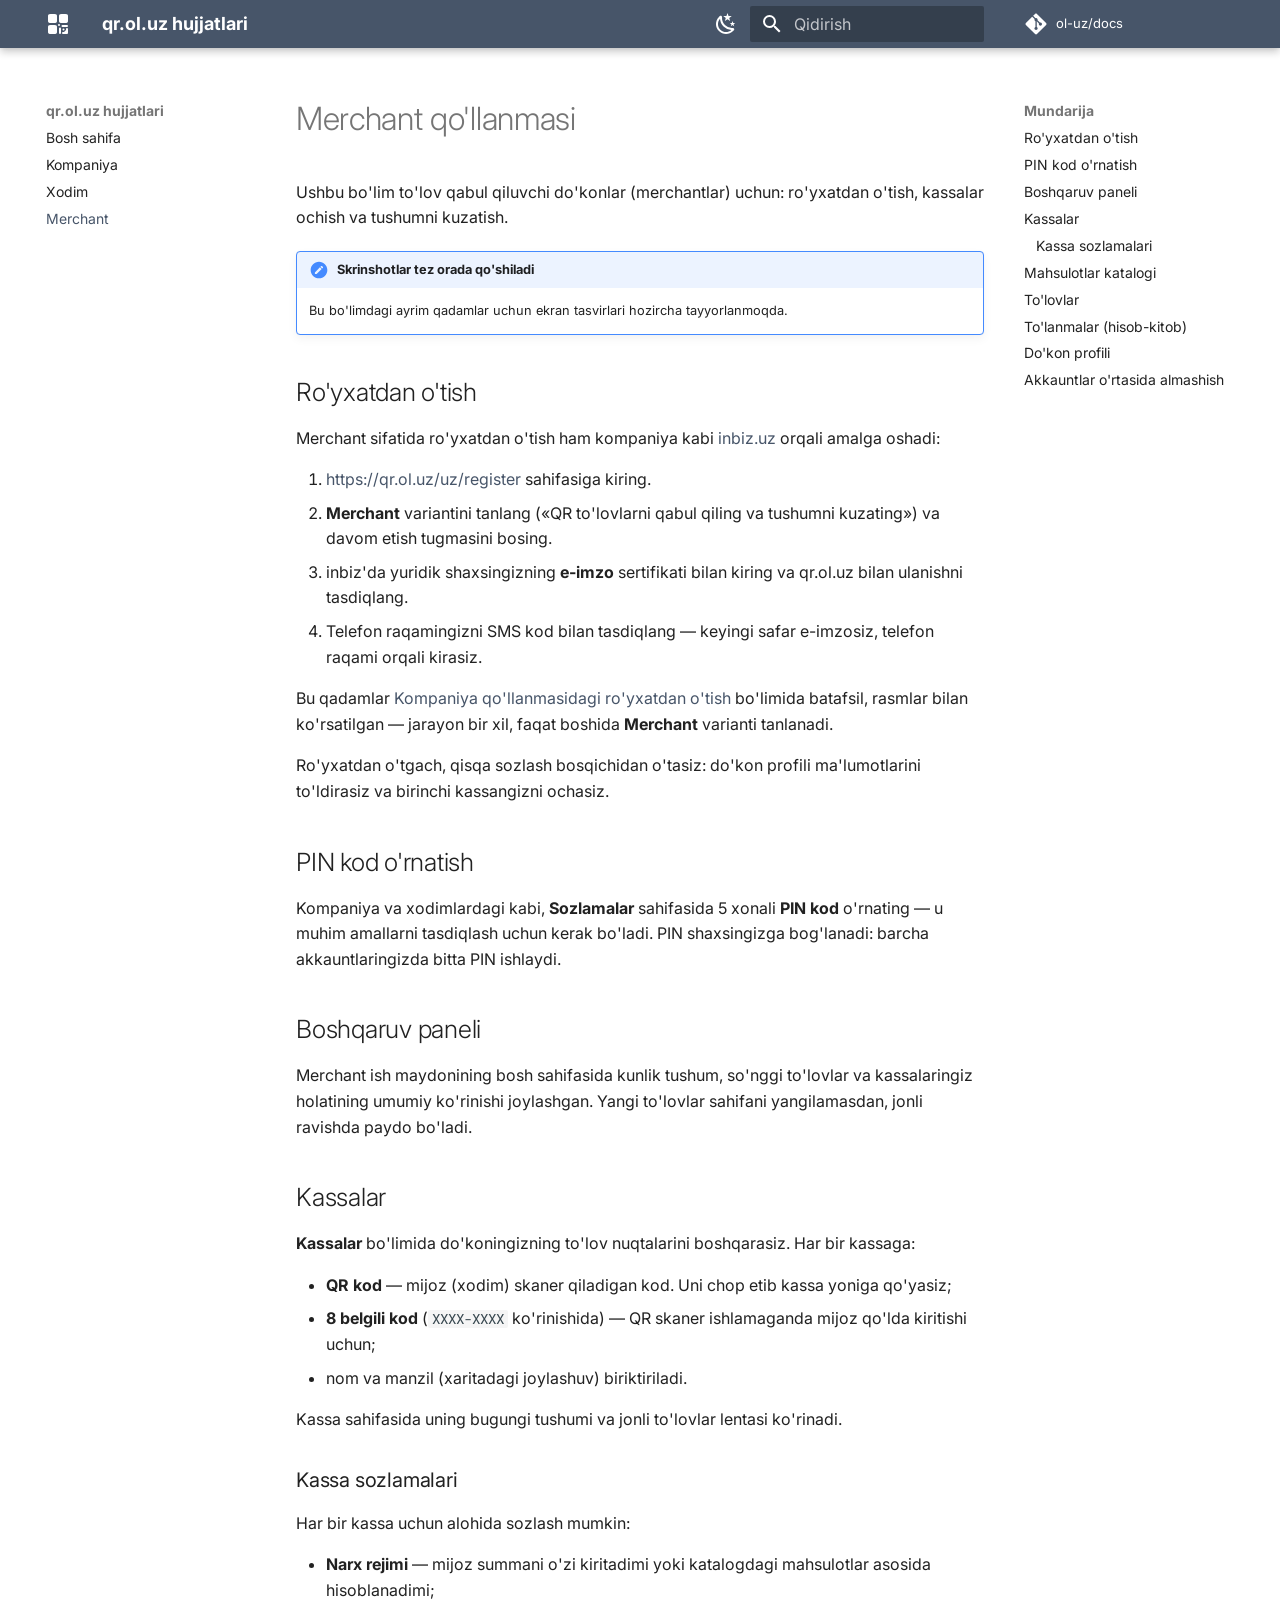
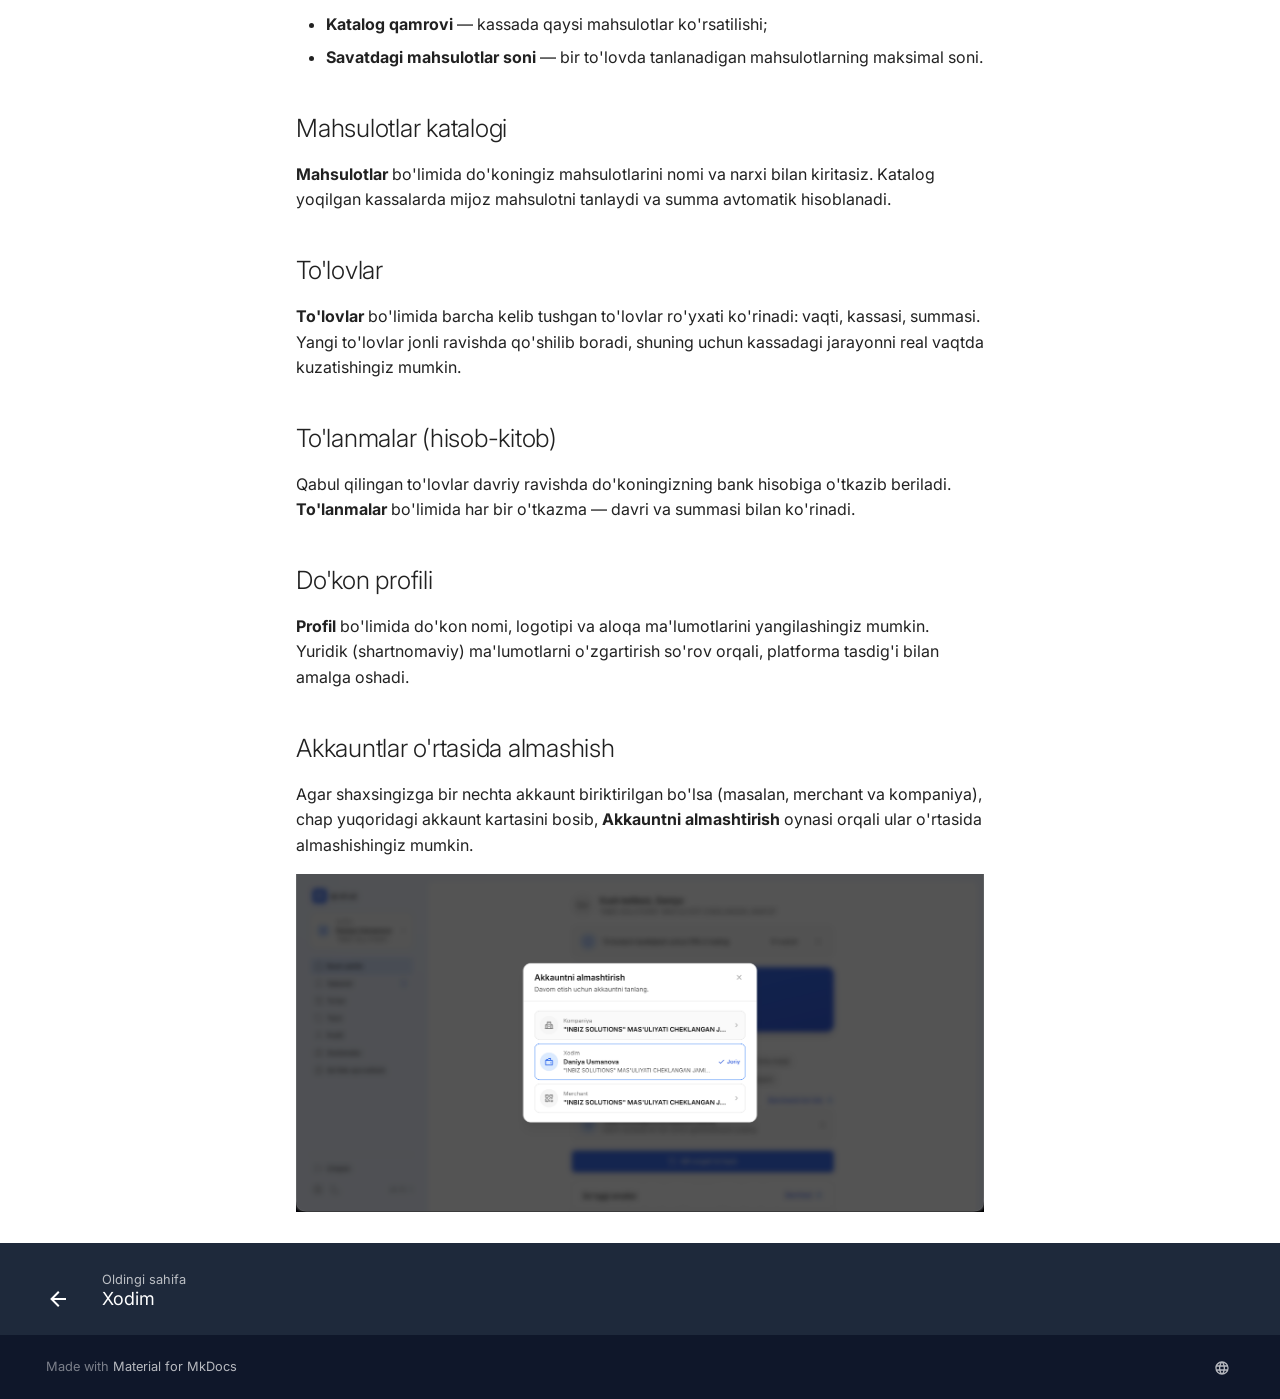
<file: merchant/index.html>
<!doctype html>
<html lang="uz" class="no-js">
  <head>
    
      <meta charset="utf-8">
      <meta name="viewport" content="width=device-width,initial-scale=1">
      
        <meta name="description" content="qr.ol.uz — QR to'lovlar platformasi bo'yicha foydalanuvchi qo'llanmasi">
      
      
      
        <link rel="canonical" href="https://ol-uz.github.io/docs/merchant/">
      
      
        <link rel="prev" href="../xodim/">
      
      
      
        
      
      
      <link rel="icon" href="https://qr.ol.uz/favicon.ico">
      <meta name="generator" content="mkdocs-1.6.1, mkdocs-material-9.7.7">
    
    
      
        <title>Merchant - qr.ol.uz hujjatlari</title>
      
    
    
      <link rel="stylesheet" href="../assets/stylesheets/main.ec1eaa64.min.css">
      
        
        <link rel="stylesheet" href="../assets/stylesheets/palette.ab4e12ef.min.css">
      
      


    
    
      
    
    
      
        
        
        <link rel="preconnect" href="https://fonts.gstatic.com" crossorigin>
        <link rel="stylesheet" href="https://fonts.googleapis.com/css?family=Inter:300,300i,400,400i,700,700i%7CRoboto+Mono:400,400i,700,700i&display=fallback">
        <style>:root{--md-text-font:"Inter";--md-code-font:"Roboto Mono"}</style>
      
    
    
      <link rel="stylesheet" href="../stylesheets/extra.css">
    
    <script>__md_scope=new URL("..",location),__md_hash=e=>[...e].reduce(((e,_)=>(e<<5)-e+_.charCodeAt(0)),0),__md_get=(e,_=localStorage,t=__md_scope)=>JSON.parse(_.getItem(t.pathname+"."+e)),__md_set=(e,_,t=localStorage,a=__md_scope)=>{try{t.setItem(a.pathname+"."+e,JSON.stringify(_))}catch(e){}}</script>
    
      

    
    
  </head>
  
  
    
    
      
    
    
    
    
    <body dir="ltr" data-md-color-scheme="default" data-md-color-primary="custom" data-md-color-accent="custom">
  
    
    <input class="md-toggle" data-md-toggle="drawer" type="checkbox" id="__drawer" autocomplete="off">
    <input class="md-toggle" data-md-toggle="search" type="checkbox" id="__search" autocomplete="off">
    <label class="md-overlay" for="__drawer"></label>
    <div data-md-component="skip">
      
        
        <a href="#merchant-qollanmasi" class="md-skip">
          Tarkibga o'tish
        </a>
      
    </div>
    <div data-md-component="announce">
      
    </div>
    
    
      

  

<header class="md-header md-header--shadow" data-md-component="header">
  <nav class="md-header__inner md-grid" aria-label="Sarlavha">
    <a href=".." title="qr.ol.uz hujjatlari" class="md-header__button md-logo" aria-label="qr.ol.uz hujjatlari" data-md-component="logo">
      
  
  <svg width="100%" height="100%" viewBox="0 0 24 24" fill="none" xmlns="http://www.w3.org/2000/svg">
<path d="M6.5 6.5H6.51M17.5 6.5H17.51M6.5 17.5H6.51M13 13H13.01M17.5 17.5H17.51M17 21H21V17M14 16.5V21M21 14H16.5M15.6 10H19.4C19.9601 10 20.2401 10 20.454 9.89101C20.6422 9.79513 20.7951 9.64215 20.891 9.45399C21 9.24008 21 8.96005 21 8.4V4.6C21 4.03995 21 3.75992 20.891 3.54601C20.7951 3.35785 20.6422 3.20487 20.454 3.10899C20.2401 3 19.9601 3 19.4 3H15.6C15.0399 3 14.7599 3 14.546 3.10899C14.3578 3.20487 14.2049 3.35785 14.109 3.54601C14 3.75992 14 4.03995 14 4.6V8.4C14 8.96005 14 9.24008 14.109 9.45399C14.2049 9.64215 14.3578 9.79513 14.546 9.89101C14.7599 10 15.0399 10 15.6 10ZM4.6 10H8.4C8.96005 10 9.24008 10 9.45399 9.89101C9.64215 9.79513 9.79513 9.64215 9.89101 9.45399C10 9.24008 10 8.96005 10 8.4V4.6C10 4.03995 10 3.75992 9.89101 3.54601C9.79513 3.35785 9.64215 3.20487 9.45399 3.10899C9.24008 3 8.96005 3 8.4 3H4.6C4.03995 3 3.75992 3 3.54601 3.10899C3.35785 3.20487 3.20487 3.35785 3.10899 3.54601C3 3.75992 3 4.03995 3 4.6V8.4C3 8.96005 3 9.24008 3.10899 9.45399C3.20487 9.64215 3.35785 9.79513 3.54601 9.89101C3.75992 10 4.03995 10 4.6 10ZM4.6 21H8.4C8.96005 21 9.24008 21 9.45399 20.891C9.64215 20.7951 9.79513 20.6422 9.89101 20.454C10 20.2401 10 19.9601 10 19.4V15.6C10 15.0399 10 14.7599 9.89101 14.546C9.79513 14.3578 9.64215 14.2049 9.45399 14.109C9.24008 14 8.96005 14 8.4 14H4.6C4.03995 14 3.75992 14 3.54601 14.109C3.35785 14.2049 3.20487 14.3578 3.10899 14.546C3 14.7599 3 15.0399 3 15.6V19.4C3 19.9601 3 20.2401 3.10899 20.454C3.20487 20.6422 3.35785 20.7951 3.54601 20.891C3.75992 21 4.03995 21 4.6 21Z" stroke="currentColor" stroke-width="2" stroke-linecap="round" stroke-linejoin="round"/>
</svg>

    </a>
    <label class="md-header__button md-icon" for="__drawer">
      
      <svg xmlns="http://www.w3.org/2000/svg" viewBox="0 0 24 24"><path d="M3 6h18v2H3zm0 5h18v2H3zm0 5h18v2H3z"/></svg>
    </label>
    <div class="md-header__title" data-md-component="header-title">
      <div class="md-header__ellipsis">
        <div class="md-header__topic">
          <span class="md-ellipsis">
            qr.ol.uz hujjatlari
          </span>
        </div>
        <div class="md-header__topic" data-md-component="header-topic">
          <span class="md-ellipsis">
            
              Merchant
            
          </span>
        </div>
      </div>
    </div>
    
      
        <form class="md-header__option" data-md-component="palette">
  
    
    
    
    <input class="md-option" data-md-color-media="(prefers-color-scheme: light)" data-md-color-scheme="default" data-md-color-primary="custom" data-md-color-accent="custom"  aria-label="Tungi rejimga o'tish"  type="radio" name="__palette" id="__palette_0">
    
      <label class="md-header__button md-icon" title="Tungi rejimga o'tish" for="__palette_1" hidden>
        <svg xmlns="http://www.w3.org/2000/svg" viewBox="0 0 24 24"><path d="m17.75 4.09-2.53 1.94.91 3.06-2.63-1.81-2.63 1.81.91-3.06-2.53-1.94L12.44 4l1.06-3 1.06 3zm3.5 6.91-1.64 1.25.59 1.98-1.7-1.17-1.7 1.17.59-1.98L15.75 11l2.06-.05L18.5 9l.69 1.95zm-2.28 4.95c.83-.08 1.72 1.1 1.19 1.85-.32.45-.66.87-1.08 1.27C15.17 23 8.84 23 4.94 19.07c-3.91-3.9-3.91-10.24 0-14.14.4-.4.82-.76 1.27-1.08.75-.53 1.93.36 1.85 1.19-.27 2.86.69 5.83 2.89 8.02a9.96 9.96 0 0 0 8.02 2.89m-1.64 2.02a12.08 12.08 0 0 1-7.8-3.47c-2.17-2.19-3.33-5-3.49-7.82-2.81 3.14-2.7 7.96.31 10.98 3.02 3.01 7.84 3.12 10.98.31"/></svg>
      </label>
    
  
    
    
    
    <input class="md-option" data-md-color-media="(prefers-color-scheme: dark)" data-md-color-scheme="slate" data-md-color-primary="custom" data-md-color-accent="custom"  aria-label="Kunduzgi rejimga o'tish"  type="radio" name="__palette" id="__palette_1">
    
      <label class="md-header__button md-icon" title="Kunduzgi rejimga o'tish" for="__palette_0" hidden>
        <svg xmlns="http://www.w3.org/2000/svg" viewBox="0 0 24 24"><path d="M12 7a5 5 0 0 1 5 5 5 5 0 0 1-5 5 5 5 0 0 1-5-5 5 5 0 0 1 5-5m0 2a3 3 0 0 0-3 3 3 3 0 0 0 3 3 3 3 0 0 0 3-3 3 3 0 0 0-3-3m0-7 2.39 3.42C13.65 5.15 12.84 5 12 5s-1.65.15-2.39.42zM3.34 7l4.16-.35A7.2 7.2 0 0 0 5.94 8.5c-.44.74-.69 1.5-.83 2.29zm.02 10 1.76-3.77a7.131 7.131 0 0 0 2.38 4.14zM20.65 7l-1.77 3.79a7.02 7.02 0 0 0-2.38-4.15zm-.01 10-4.14.36c.59-.51 1.12-1.14 1.54-1.86.42-.73.69-1.5.83-2.29zM12 22l-2.41-3.44c.74.27 1.55.44 2.41.44.82 0 1.63-.17 2.37-.44z"/></svg>
      </label>
    
  
</form>
      
    
    
      <script>var palette=__md_get("__palette");if(palette&&palette.color){if("(prefers-color-scheme)"===palette.color.media){var media=matchMedia("(prefers-color-scheme: light)"),input=document.querySelector(media.matches?"[data-md-color-media='(prefers-color-scheme: light)']":"[data-md-color-media='(prefers-color-scheme: dark)']");palette.color.media=input.getAttribute("data-md-color-media"),palette.color.scheme=input.getAttribute("data-md-color-scheme"),palette.color.primary=input.getAttribute("data-md-color-primary"),palette.color.accent=input.getAttribute("data-md-color-accent")}for(var[key,value]of Object.entries(palette.color))document.body.setAttribute("data-md-color-"+key,value)}</script>
    
    
    
      
      
        <label class="md-header__button md-icon" for="__search">
          
          <svg xmlns="http://www.w3.org/2000/svg" viewBox="0 0 24 24"><path d="M9.5 3A6.5 6.5 0 0 1 16 9.5c0 1.61-.59 3.09-1.56 4.23l.27.27h.79l5 5-1.5 1.5-5-5v-.79l-.27-.27A6.52 6.52 0 0 1 9.5 16 6.5 6.5 0 0 1 3 9.5 6.5 6.5 0 0 1 9.5 3m0 2C7 5 5 7 5 9.5S7 14 9.5 14 14 12 14 9.5 12 5 9.5 5"/></svg>
        </label>
        <div class="md-search" data-md-component="search" role="dialog">
  <label class="md-search__overlay" for="__search"></label>
  <div class="md-search__inner" role="search">
    <form class="md-search__form" name="search">
      <input type="text" class="md-search__input" name="query" aria-label="Qidirish" placeholder="Qidirish" autocapitalize="off" autocorrect="off" autocomplete="off" spellcheck="false" data-md-component="search-query" required>
      <label class="md-search__icon md-icon" for="__search">
        
        <svg xmlns="http://www.w3.org/2000/svg" viewBox="0 0 24 24"><path d="M9.5 3A6.5 6.5 0 0 1 16 9.5c0 1.61-.59 3.09-1.56 4.23l.27.27h.79l5 5-1.5 1.5-5-5v-.79l-.27-.27A6.52 6.52 0 0 1 9.5 16 6.5 6.5 0 0 1 3 9.5 6.5 6.5 0 0 1 9.5 3m0 2C7 5 5 7 5 9.5S7 14 9.5 14 14 12 14 9.5 12 5 9.5 5"/></svg>
        
        <svg xmlns="http://www.w3.org/2000/svg" viewBox="0 0 24 24"><path d="M20 11v2H8l5.5 5.5-1.42 1.42L4.16 12l7.92-7.92L13.5 5.5 8 11z"/></svg>
      </label>
      <nav class="md-search__options" aria-label="Qidirish">
        
        <button type="reset" class="md-search__icon md-icon" title="Tozalash" aria-label="Tozalash" tabindex="-1">
          
          <svg xmlns="http://www.w3.org/2000/svg" viewBox="0 0 24 24"><path d="M19 6.41 17.59 5 12 10.59 6.41 5 5 6.41 10.59 12 5 17.59 6.41 19 12 13.41 17.59 19 19 17.59 13.41 12z"/></svg>
        </button>
      </nav>
      
        <div class="md-search__suggest" data-md-component="search-suggest"></div>
      
    </form>
    <div class="md-search__output">
      <div class="md-search__scrollwrap" tabindex="0" data-md-scrollfix>
        <div class="md-search-result" data-md-component="search-result">
          <div class="md-search-result__meta">
            Qidiruv ishga tushirilmoqda
          </div>
          <ol class="md-search-result__list" role="presentation"></ol>
        </div>
      </div>
    </div>
  </div>
</div>
      
    
    
      <div class="md-header__source">
        <a href="https://github.com/ol-uz/docs" title="Repozitoriyga o'tish" class="md-source" data-md-component="source">
  <div class="md-source__icon md-icon">
    
    <svg xmlns="http://www.w3.org/2000/svg" viewBox="0 0 448 512"><!--! Font Awesome Free 7.1.0 by @fontawesome - https://fontawesome.com License - https://fontawesome.com/license/free (Icons: CC BY 4.0, Fonts: SIL OFL 1.1, Code: MIT License) Copyright 2025 Fonticons, Inc.--><path d="M439.6 236.1 244 40.5c-5.4-5.5-12.8-8.5-20.4-8.5s-15 3-20.4 8.4L162.5 81l51.5 51.5c27.1-9.1 52.7 16.8 43.4 43.7l49.7 49.7c34.2-11.8 61.2 31 35.5 56.7-26.5 26.5-70.2-2.9-56-37.3L240.3 199v121.9c25.3 12.5 22.3 41.8 9.1 55-6.4 6.4-15.2 10.1-24.3 10.1s-17.8-3.6-24.3-10.1c-17.6-17.6-11.1-46.9 11.2-56v-123c-20.8-8.5-24.6-30.7-18.6-45L142.6 101 8.5 235.1C3 240.6 0 247.9 0 255.5s3 15 8.5 20.4l195.6 195.7c5.4 5.4 12.7 8.4 20.4 8.4s15-3 20.4-8.4l194.7-194.7c5.4-5.4 8.4-12.8 8.4-20.4s-3-15-8.4-20.4"/></svg>
  </div>
  <div class="md-source__repository">
    ol-uz/docs
  </div>
</a>
      </div>
    
  </nav>
  
</header>
    
    <div class="md-container" data-md-component="container">
      
      
        
          
        
      
      <main class="md-main" data-md-component="main">
        <div class="md-main__inner md-grid">
          
            
              
              <div class="md-sidebar md-sidebar--primary" data-md-component="sidebar" data-md-type="navigation" >
                <div class="md-sidebar__scrollwrap">
                  <div class="md-sidebar__inner">
                    



<nav class="md-nav md-nav--primary" aria-label="Navigatsiya" data-md-level="0">
  <label class="md-nav__title" for="__drawer">
    <a href=".." title="qr.ol.uz hujjatlari" class="md-nav__button md-logo" aria-label="qr.ol.uz hujjatlari" data-md-component="logo">
      
  
  <svg width="100%" height="100%" viewBox="0 0 24 24" fill="none" xmlns="http://www.w3.org/2000/svg">
<path d="M6.5 6.5H6.51M17.5 6.5H17.51M6.5 17.5H6.51M13 13H13.01M17.5 17.5H17.51M17 21H21V17M14 16.5V21M21 14H16.5M15.6 10H19.4C19.9601 10 20.2401 10 20.454 9.89101C20.6422 9.79513 20.7951 9.64215 20.891 9.45399C21 9.24008 21 8.96005 21 8.4V4.6C21 4.03995 21 3.75992 20.891 3.54601C20.7951 3.35785 20.6422 3.20487 20.454 3.10899C20.2401 3 19.9601 3 19.4 3H15.6C15.0399 3 14.7599 3 14.546 3.10899C14.3578 3.20487 14.2049 3.35785 14.109 3.54601C14 3.75992 14 4.03995 14 4.6V8.4C14 8.96005 14 9.24008 14.109 9.45399C14.2049 9.64215 14.3578 9.79513 14.546 9.89101C14.7599 10 15.0399 10 15.6 10ZM4.6 10H8.4C8.96005 10 9.24008 10 9.45399 9.89101C9.64215 9.79513 9.79513 9.64215 9.89101 9.45399C10 9.24008 10 8.96005 10 8.4V4.6C10 4.03995 10 3.75992 9.89101 3.54601C9.79513 3.35785 9.64215 3.20487 9.45399 3.10899C9.24008 3 8.96005 3 8.4 3H4.6C4.03995 3 3.75992 3 3.54601 3.10899C3.35785 3.20487 3.20487 3.35785 3.10899 3.54601C3 3.75992 3 4.03995 3 4.6V8.4C3 8.96005 3 9.24008 3.10899 9.45399C3.20487 9.64215 3.35785 9.79513 3.54601 9.89101C3.75992 10 4.03995 10 4.6 10ZM4.6 21H8.4C8.96005 21 9.24008 21 9.45399 20.891C9.64215 20.7951 9.79513 20.6422 9.89101 20.454C10 20.2401 10 19.9601 10 19.4V15.6C10 15.0399 10 14.7599 9.89101 14.546C9.79513 14.3578 9.64215 14.2049 9.45399 14.109C9.24008 14 8.96005 14 8.4 14H4.6C4.03995 14 3.75992 14 3.54601 14.109C3.35785 14.2049 3.20487 14.3578 3.10899 14.546C3 14.7599 3 15.0399 3 15.6V19.4C3 19.9601 3 20.2401 3.10899 20.454C3.20487 20.6422 3.35785 20.7951 3.54601 20.891C3.75992 21 4.03995 21 4.6 21Z" stroke="currentColor" stroke-width="2" stroke-linecap="round" stroke-linejoin="round"/>
</svg>

    </a>
    qr.ol.uz hujjatlari
  </label>
  
    <div class="md-nav__source">
      <a href="https://github.com/ol-uz/docs" title="Repozitoriyga o'tish" class="md-source" data-md-component="source">
  <div class="md-source__icon md-icon">
    
    <svg xmlns="http://www.w3.org/2000/svg" viewBox="0 0 448 512"><!--! Font Awesome Free 7.1.0 by @fontawesome - https://fontawesome.com License - https://fontawesome.com/license/free (Icons: CC BY 4.0, Fonts: SIL OFL 1.1, Code: MIT License) Copyright 2025 Fonticons, Inc.--><path d="M439.6 236.1 244 40.5c-5.4-5.5-12.8-8.5-20.4-8.5s-15 3-20.4 8.4L162.5 81l51.5 51.5c27.1-9.1 52.7 16.8 43.4 43.7l49.7 49.7c34.2-11.8 61.2 31 35.5 56.7-26.5 26.5-70.2-2.9-56-37.3L240.3 199v121.9c25.3 12.5 22.3 41.8 9.1 55-6.4 6.4-15.2 10.1-24.3 10.1s-17.8-3.6-24.3-10.1c-17.6-17.6-11.1-46.9 11.2-56v-123c-20.8-8.5-24.6-30.7-18.6-45L142.6 101 8.5 235.1C3 240.6 0 247.9 0 255.5s3 15 8.5 20.4l195.6 195.7c5.4 5.4 12.7 8.4 20.4 8.4s15-3 20.4-8.4l194.7-194.7c5.4-5.4 8.4-12.8 8.4-20.4s-3-15-8.4-20.4"/></svg>
  </div>
  <div class="md-source__repository">
    ol-uz/docs
  </div>
</a>
    </div>
  
  <ul class="md-nav__list" data-md-scrollfix>
    
      
      
  
  
  
  
    <li class="md-nav__item">
      <a href=".." class="md-nav__link">
        
  
  
  <span class="md-ellipsis">
    
  
    Bosh sahifa
  

    
  </span>
  
  

      </a>
    </li>
  

    
      
      
  
  
  
  
    <li class="md-nav__item">
      <a href="../kompaniya/" class="md-nav__link">
        
  
  
  <span class="md-ellipsis">
    
  
    Kompaniya
  

    
  </span>
  
  

      </a>
    </li>
  

    
      
      
  
  
  
  
    <li class="md-nav__item">
      <a href="../xodim/" class="md-nav__link">
        
  
  
  <span class="md-ellipsis">
    
  
    Xodim
  

    
  </span>
  
  

      </a>
    </li>
  

    
      
      
  
  
    
  
  
  
    <li class="md-nav__item md-nav__item--active">
      
      <input class="md-nav__toggle md-toggle" type="checkbox" id="__toc">
      
      
        
      
      
        <label class="md-nav__link md-nav__link--active" for="__toc">
          
  
  
  <span class="md-ellipsis">
    
  
    Merchant
  

    
  </span>
  
  

          <span class="md-nav__icon md-icon"></span>
        </label>
      
      <a href="./" class="md-nav__link md-nav__link--active">
        
  
  
  <span class="md-ellipsis">
    
  
    Merchant
  

    
  </span>
  
  

      </a>
      
        

<nav class="md-nav md-nav--secondary" aria-label="Mundarija">
  
  
  
    
  
  
    <label class="md-nav__title" for="__toc">
      <span class="md-nav__icon md-icon"></span>
      Mundarija
    </label>
    <ul class="md-nav__list" data-md-component="toc" data-md-scrollfix>
      
        <li class="md-nav__item">
  <a href="#royxatdan-otish" class="md-nav__link">
    <span class="md-ellipsis">
      
        Ro'yxatdan o'tish
      
    </span>
  </a>
  
</li>
      
        <li class="md-nav__item">
  <a href="#pin-kod-ornatish" class="md-nav__link">
    <span class="md-ellipsis">
      
        PIN kod o'rnatish
      
    </span>
  </a>
  
</li>
      
        <li class="md-nav__item">
  <a href="#boshqaruv-paneli" class="md-nav__link">
    <span class="md-ellipsis">
      
        Boshqaruv paneli
      
    </span>
  </a>
  
</li>
      
        <li class="md-nav__item">
  <a href="#kassalar" class="md-nav__link">
    <span class="md-ellipsis">
      
        Kassalar
      
    </span>
  </a>
  
    <nav class="md-nav" aria-label="Kassalar">
      <ul class="md-nav__list">
        
          <li class="md-nav__item">
  <a href="#kassa-sozlamalari" class="md-nav__link">
    <span class="md-ellipsis">
      
        Kassa sozlamalari
      
    </span>
  </a>
  
</li>
        
      </ul>
    </nav>
  
</li>
      
        <li class="md-nav__item">
  <a href="#mahsulotlar-katalogi" class="md-nav__link">
    <span class="md-ellipsis">
      
        Mahsulotlar katalogi
      
    </span>
  </a>
  
</li>
      
        <li class="md-nav__item">
  <a href="#tolovlar" class="md-nav__link">
    <span class="md-ellipsis">
      
        To'lovlar
      
    </span>
  </a>
  
</li>
      
        <li class="md-nav__item">
  <a href="#tolanmalar-hisob-kitob" class="md-nav__link">
    <span class="md-ellipsis">
      
        To'lanmalar (hisob-kitob)
      
    </span>
  </a>
  
</li>
      
        <li class="md-nav__item">
  <a href="#dokon-profili" class="md-nav__link">
    <span class="md-ellipsis">
      
        Do'kon profili
      
    </span>
  </a>
  
</li>
      
        <li class="md-nav__item">
  <a href="#akkauntlar-ortasida-almashish" class="md-nav__link">
    <span class="md-ellipsis">
      
        Akkauntlar o'rtasida almashish
      
    </span>
  </a>
  
</li>
      
    </ul>
  
</nav>
      
    </li>
  

    
  </ul>
</nav>
                  </div>
                </div>
              </div>
            
            
              
              <div class="md-sidebar md-sidebar--secondary" data-md-component="sidebar" data-md-type="toc" >
                <div class="md-sidebar__scrollwrap">
                  <div class="md-sidebar__inner">
                    

<nav class="md-nav md-nav--secondary" aria-label="Mundarija">
  
  
  
    
  
  
    <label class="md-nav__title" for="__toc">
      <span class="md-nav__icon md-icon"></span>
      Mundarija
    </label>
    <ul class="md-nav__list" data-md-component="toc" data-md-scrollfix>
      
        <li class="md-nav__item">
  <a href="#royxatdan-otish" class="md-nav__link">
    <span class="md-ellipsis">
      
        Ro'yxatdan o'tish
      
    </span>
  </a>
  
</li>
      
        <li class="md-nav__item">
  <a href="#pin-kod-ornatish" class="md-nav__link">
    <span class="md-ellipsis">
      
        PIN kod o'rnatish
      
    </span>
  </a>
  
</li>
      
        <li class="md-nav__item">
  <a href="#boshqaruv-paneli" class="md-nav__link">
    <span class="md-ellipsis">
      
        Boshqaruv paneli
      
    </span>
  </a>
  
</li>
      
        <li class="md-nav__item">
  <a href="#kassalar" class="md-nav__link">
    <span class="md-ellipsis">
      
        Kassalar
      
    </span>
  </a>
  
    <nav class="md-nav" aria-label="Kassalar">
      <ul class="md-nav__list">
        
          <li class="md-nav__item">
  <a href="#kassa-sozlamalari" class="md-nav__link">
    <span class="md-ellipsis">
      
        Kassa sozlamalari
      
    </span>
  </a>
  
</li>
        
      </ul>
    </nav>
  
</li>
      
        <li class="md-nav__item">
  <a href="#mahsulotlar-katalogi" class="md-nav__link">
    <span class="md-ellipsis">
      
        Mahsulotlar katalogi
      
    </span>
  </a>
  
</li>
      
        <li class="md-nav__item">
  <a href="#tolovlar" class="md-nav__link">
    <span class="md-ellipsis">
      
        To'lovlar
      
    </span>
  </a>
  
</li>
      
        <li class="md-nav__item">
  <a href="#tolanmalar-hisob-kitob" class="md-nav__link">
    <span class="md-ellipsis">
      
        To'lanmalar (hisob-kitob)
      
    </span>
  </a>
  
</li>
      
        <li class="md-nav__item">
  <a href="#dokon-profili" class="md-nav__link">
    <span class="md-ellipsis">
      
        Do'kon profili
      
    </span>
  </a>
  
</li>
      
        <li class="md-nav__item">
  <a href="#akkauntlar-ortasida-almashish" class="md-nav__link">
    <span class="md-ellipsis">
      
        Akkauntlar o'rtasida almashish
      
    </span>
  </a>
  
</li>
      
    </ul>
  
</nav>
                  </div>
                </div>
              </div>
            
          
          
            <div class="md-content" data-md-component="content">
              
              <article class="md-content__inner md-typeset">
                
                  


  
  


<h1 id="merchant-qollanmasi">Merchant qo'llanmasi<a class="headerlink" href="#merchant-qollanmasi" title="Permanent link">&para;</a></h1>
<p>Ushbu bo'lim to'lov qabul qiluvchi do'konlar (merchantlar) uchun: ro'yxatdan o'tish, kassalar ochish va tushumni kuzatish.</p>
<div class="admonition note">
<p class="admonition-title">Skrinshotlar tez orada qo'shiladi</p>
<p>Bu bo'limdagi ayrim qadamlar uchun ekran tasvirlari hozircha tayyorlanmoqda.</p>
</div>
<h2 id="royxatdan-otish">Ro'yxatdan o'tish<a class="headerlink" href="#royxatdan-otish" title="Permanent link">&para;</a></h2>
<p>Merchant sifatida ro'yxatdan o'tish ham kompaniya kabi <a href="https://inbiz.uz/uz/">inbiz.uz</a> orqali amalga oshadi:</p>
<ol>
<li><a href="https://qr.ol.uz/uz/register">https://qr.ol.uz/uz/register</a> sahifasiga kiring.</li>
<li><strong>Merchant</strong> variantini tanlang («QR to'lovlarni qabul qiling va tushumni kuzating») va davom etish tugmasini bosing.</li>
<li>inbiz'da yuridik shaxsingizning <strong>e-imzo</strong> sertifikati bilan kiring va qr.ol.uz bilan ulanishni tasdiqlang.</li>
<li>Telefon raqamingizni SMS kod bilan tasdiqlang — keyingi safar e-imzosiz, telefon raqami orqali kirasiz.</li>
</ol>
<p>Bu qadamlar <a href="../kompaniya/#royxatdan-otish">Kompaniya qo'llanmasidagi ro'yxatdan o'tish</a> bo'limida batafsil, rasmlar bilan ko'rsatilgan — jarayon bir xil, faqat boshida <strong>Merchant</strong> varianti tanlanadi.</p>
<p>Ro'yxatdan o'tgach, qisqa sozlash bosqichidan o'tasiz: do'kon profili ma'lumotlarini to'ldirasiz va birinchi kassangizni ochasiz.</p>
<h2 id="pin-kod-ornatish">PIN kod o'rnatish<a class="headerlink" href="#pin-kod-ornatish" title="Permanent link">&para;</a></h2>
<p>Kompaniya va xodimlardagi kabi, <strong>Sozlamalar</strong> sahifasida 5 xonali <strong>PIN kod</strong> o'rnating — u muhim amallarni tasdiqlash uchun kerak bo'ladi. PIN shaxsingizga bog'lanadi: barcha akkauntlaringizda bitta PIN ishlaydi.</p>
<h2 id="boshqaruv-paneli">Boshqaruv paneli<a class="headerlink" href="#boshqaruv-paneli" title="Permanent link">&para;</a></h2>
<p>Merchant ish maydonining bosh sahifasida kunlik tushum, so'nggi to'lovlar va kassalaringiz holatining umumiy ko'rinishi joylashgan. Yangi to'lovlar sahifani yangilamasdan, jonli ravishda paydo bo'ladi.</p>
<h2 id="kassalar">Kassalar<a class="headerlink" href="#kassalar" title="Permanent link">&para;</a></h2>
<p><strong>Kassalar</strong> bo'limida do'koningizning to'lov nuqtalarini boshqarasiz. Har bir kassaga:</p>
<ul>
<li><strong>QR kod</strong> — mijoz (xodim) skaner qiladigan kod. Uni chop etib kassa yoniga qo'yasiz;</li>
<li><strong>8 belgili kod</strong> (<code>XXXX-XXXX</code> ko'rinishida) — QR skaner ishlamaganda mijoz qo'lda kiritishi uchun;</li>
<li>nom va manzil (xaritadagi joylashuv) biriktiriladi.</li>
</ul>
<p>Kassa sahifasida uning bugungi tushumi va jonli to'lovlar lentasi ko'rinadi.</p>
<h3 id="kassa-sozlamalari">Kassa sozlamalari<a class="headerlink" href="#kassa-sozlamalari" title="Permanent link">&para;</a></h3>
<p>Har bir kassa uchun alohida sozlash mumkin:</p>
<ul>
<li><strong>Narx rejimi</strong> — mijoz summani o'zi kiritadimi yoki katalogdagi mahsulotlar asosida hisoblanadimi;</li>
<li><strong>Katalog qamrovi</strong> — kassada qaysi mahsulotlar ko'rsatilishi;</li>
<li><strong>Savatdagi mahsulotlar soni</strong> — bir to'lovda tanlanadigan mahsulotlarning maksimal soni.</li>
</ul>
<h2 id="mahsulotlar-katalogi">Mahsulotlar katalogi<a class="headerlink" href="#mahsulotlar-katalogi" title="Permanent link">&para;</a></h2>
<p><strong>Mahsulotlar</strong> bo'limida do'koningiz mahsulotlarini nomi va narxi bilan kiritasiz. Katalog yoqilgan kassalarda mijoz mahsulotni tanlaydi va summa avtomatik hisoblanadi.</p>
<h2 id="tolovlar">To'lovlar<a class="headerlink" href="#tolovlar" title="Permanent link">&para;</a></h2>
<p><strong>To'lovlar</strong> bo'limida barcha kelib tushgan to'lovlar ro'yxati ko'rinadi: vaqti, kassasi, summasi. Yangi to'lovlar jonli ravishda qo'shilib boradi, shuning uchun kassadagi jarayonni real vaqtda kuzatishingiz mumkin.</p>
<h2 id="tolanmalar-hisob-kitob">To'lanmalar (hisob-kitob)<a class="headerlink" href="#tolanmalar-hisob-kitob" title="Permanent link">&para;</a></h2>
<p>Qabul qilingan to'lovlar davriy ravishda do'koningizning bank hisobiga o'tkazib beriladi. <strong>To'lanmalar</strong> bo'limida har bir o'tkazma — davri va summasi bilan ko'rinadi.</p>
<h2 id="dokon-profili">Do'kon profili<a class="headerlink" href="#dokon-profili" title="Permanent link">&para;</a></h2>
<p><strong>Profil</strong> bo'limida do'kon nomi, logotipi va aloqa ma'lumotlarini yangilashingiz mumkin. Yuridik (shartnomaviy) ma'lumotlarni o'zgartirish so'rov orqali, platforma tasdig'i bilan amalga oshadi.</p>
<h2 id="akkauntlar-ortasida-almashish">Akkauntlar o'rtasida almashish<a class="headerlink" href="#akkauntlar-ortasida-almashish" title="Permanent link">&para;</a></h2>
<p>Agar shaxsingizga bir nechta akkaunt biriktirilgan bo'lsa (masalan, merchant va kompaniya), chap yuqoridagi akkaunt kartasini bosib, <strong>Akkauntni almashtirish</strong> oynasi orqali ular o'rtasida almashishingiz mumkin.</p>
<p><img alt="Akkauntni almashtirish oynasi" src="../images/account_switch.png" /></p>












                
              </article>
            </div>
          
          
<script>var target=document.getElementById(location.hash.slice(1));target&&target.name&&(target.checked=target.name.startsWith("__tabbed_"))</script>
        </div>
        
          <button type="button" class="md-top md-icon" data-md-component="top" hidden>
  
  <svg xmlns="http://www.w3.org/2000/svg" viewBox="0 0 24 24"><path d="M13 20h-2V8l-5.5 5.5-1.42-1.42L12 4.16l7.92 7.92-1.42 1.42L13 8z"/></svg>
  Yuqoriga qaytish
</button>
        
      </main>
      
        <footer class="md-footer">
  
    
      
      <nav class="md-footer__inner md-grid" aria-label="Pastgi qism" >
        
          
          <a href="../xodim/" class="md-footer__link md-footer__link--prev" aria-label="Oldingi sahifa: Xodim">
            <div class="md-footer__button md-icon">
              
              <svg xmlns="http://www.w3.org/2000/svg" viewBox="0 0 24 24"><path d="M20 11v2H8l5.5 5.5-1.42 1.42L4.16 12l7.92-7.92L13.5 5.5 8 11z"/></svg>
            </div>
            <div class="md-footer__title">
              <span class="md-footer__direction">
                Oldingi sahifa
              </span>
              <div class="md-ellipsis">
                Xodim
              </div>
            </div>
          </a>
        
        
      </nav>
    
  
  <div class="md-footer-meta md-typeset">
    <div class="md-footer-meta__inner md-grid">
      <div class="md-copyright">
  
  
    Made with
    <a href="https://squidfunk.github.io/mkdocs-material/" target="_blank" rel="noopener">
      Material for MkDocs
    </a>
  
</div>
      
        
<div class="md-social">
  
    
    
    
    
    <a href="https://qr.ol.uz" target="_blank" rel="noopener" title="qr.ol.uz platformasi" class="md-social__link">
      <svg xmlns="http://www.w3.org/2000/svg" viewBox="0 0 24 24"><path d="M16.36 14c.08-.66.14-1.32.14-2s-.06-1.34-.14-2h3.38c.16.64.26 1.31.26 2s-.1 1.36-.26 2m-5.15 5.56c.6-1.11 1.06-2.31 1.38-3.56h2.95a8.03 8.03 0 0 1-4.33 3.56M14.34 14H9.66c-.1-.66-.16-1.32-.16-2s.06-1.35.16-2h4.68c.09.65.16 1.32.16 2s-.07 1.34-.16 2M12 19.96c-.83-1.2-1.5-2.53-1.91-3.96h3.82c-.41 1.43-1.08 2.76-1.91 3.96M8 8H5.08A7.92 7.92 0 0 1 9.4 4.44C8.8 5.55 8.35 6.75 8 8m-2.92 8H8c.35 1.25.8 2.45 1.4 3.56A8 8 0 0 1 5.08 16m-.82-2C4.1 13.36 4 12.69 4 12s.1-1.36.26-2h3.38c-.08.66-.14 1.32-.14 2s.06 1.34.14 2M12 4.03c.83 1.2 1.5 2.54 1.91 3.97h-3.82c.41-1.43 1.08-2.77 1.91-3.97M18.92 8h-2.95a15.7 15.7 0 0 0-1.38-3.56c1.84.63 3.37 1.9 4.33 3.56M12 2C6.47 2 2 6.5 2 12a10 10 0 0 0 10 10 10 10 0 0 0 10-10A10 10 0 0 0 12 2"/></svg>
    </a>
  
</div>
      
    </div>
  </div>
</footer>
      
    </div>
    <div class="md-dialog" data-md-component="dialog">
      <div class="md-dialog__inner md-typeset"></div>
    </div>
    
    
    
      
      
      <script id="__config" type="application/json">{"annotate": null, "base": "..", "features": ["navigation.instant", "navigation.tracking", "navigation.top", "navigation.footer", "search.suggest", "search.highlight", "content.tooltips", "toc.follow"], "search": "../assets/javascripts/workers/search.2c215733.min.js", "tags": null, "translations": {"clipboard.copied": "Buferga nusxalandi", "clipboard.copy": "Buferga nusxalash", "search.result.more.one": "Ushbu sahifada yana 1 ta natija", "search.result.more.other": "Bu sahifada yana # ta natija", "search.result.none": "Mos natijalar yo\u0027q", "search.result.one": "1 ta mos natija", "search.result.other": "# ta mos keladigan natijalar", "search.result.placeholder": "Qidiruvni boshlash uchun kiriting", "search.result.term.missing": "To\u0027ldirilmagan", "select.version": "Versiyani tanlang"}, "version": null}</script>
    
    
      <script src="../assets/javascripts/bundle.d7400e89.min.js"></script>
      
    
  </body>
</html>
</file>
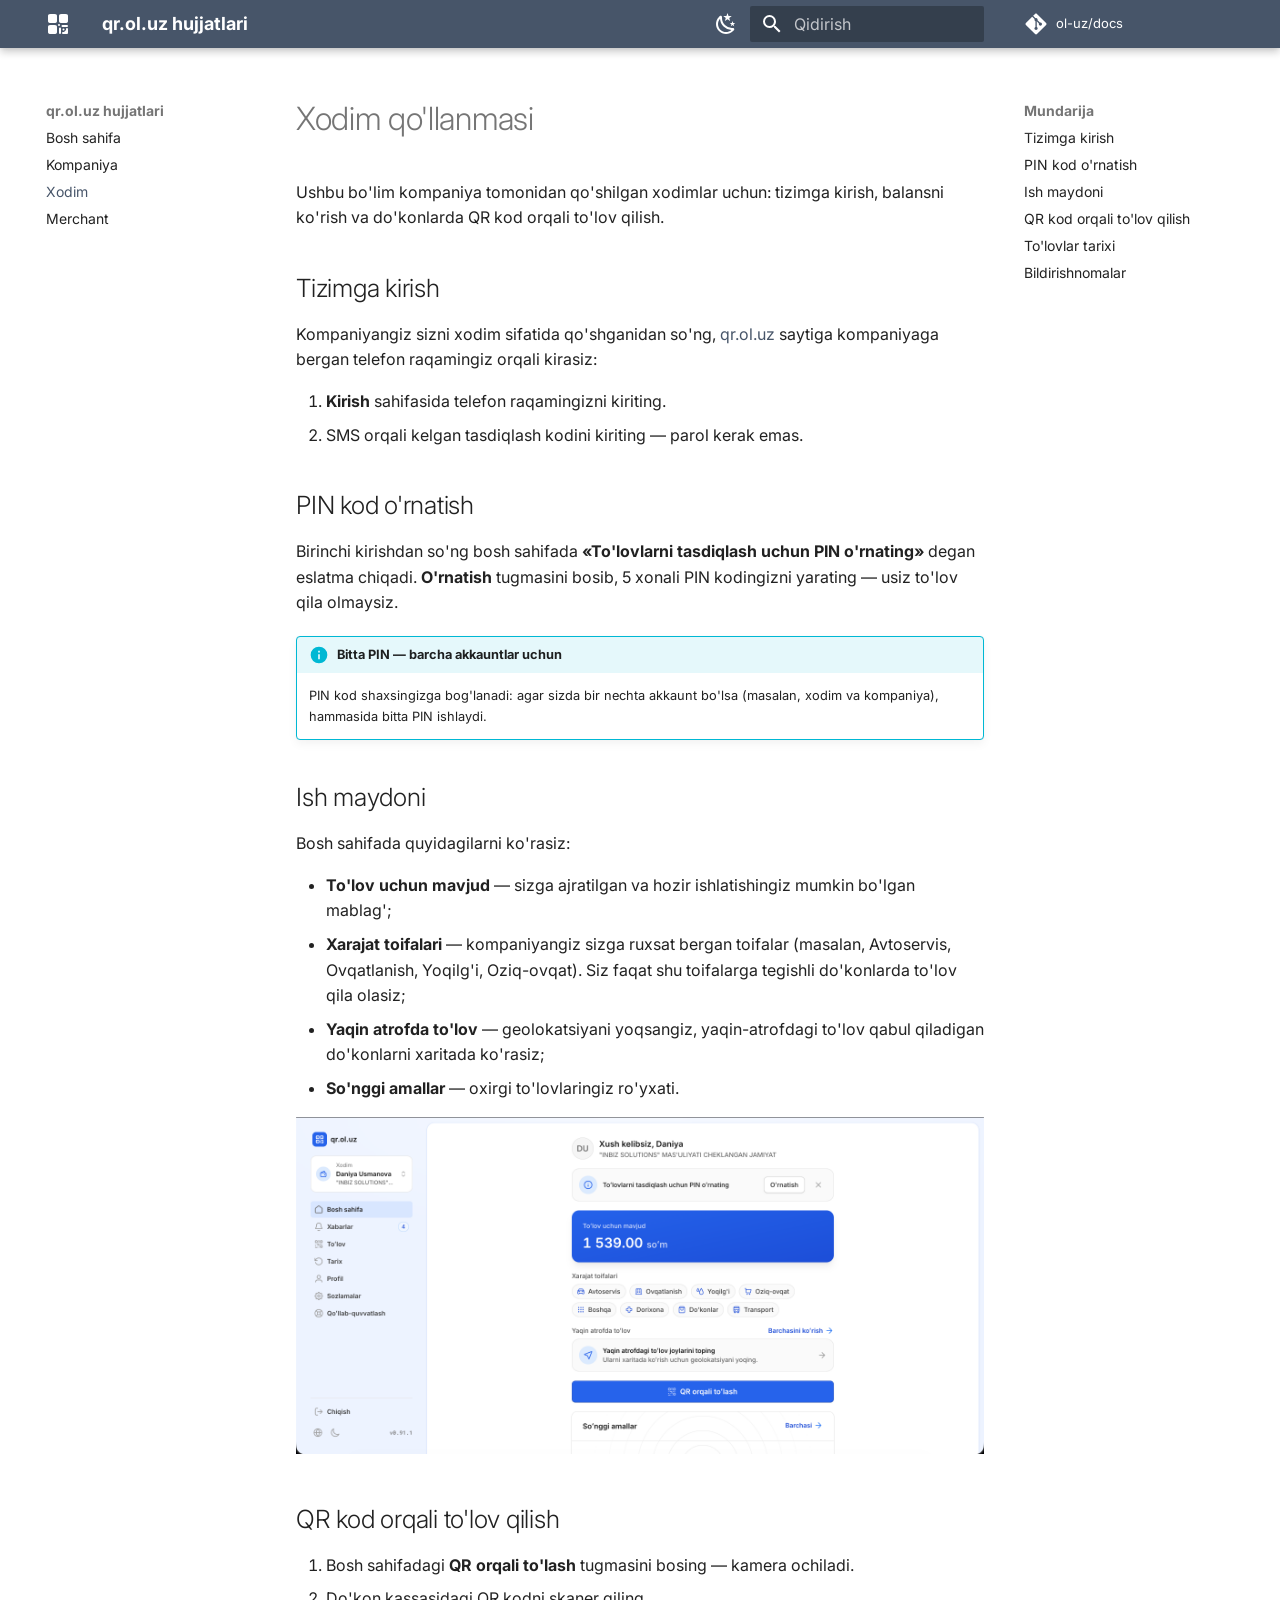
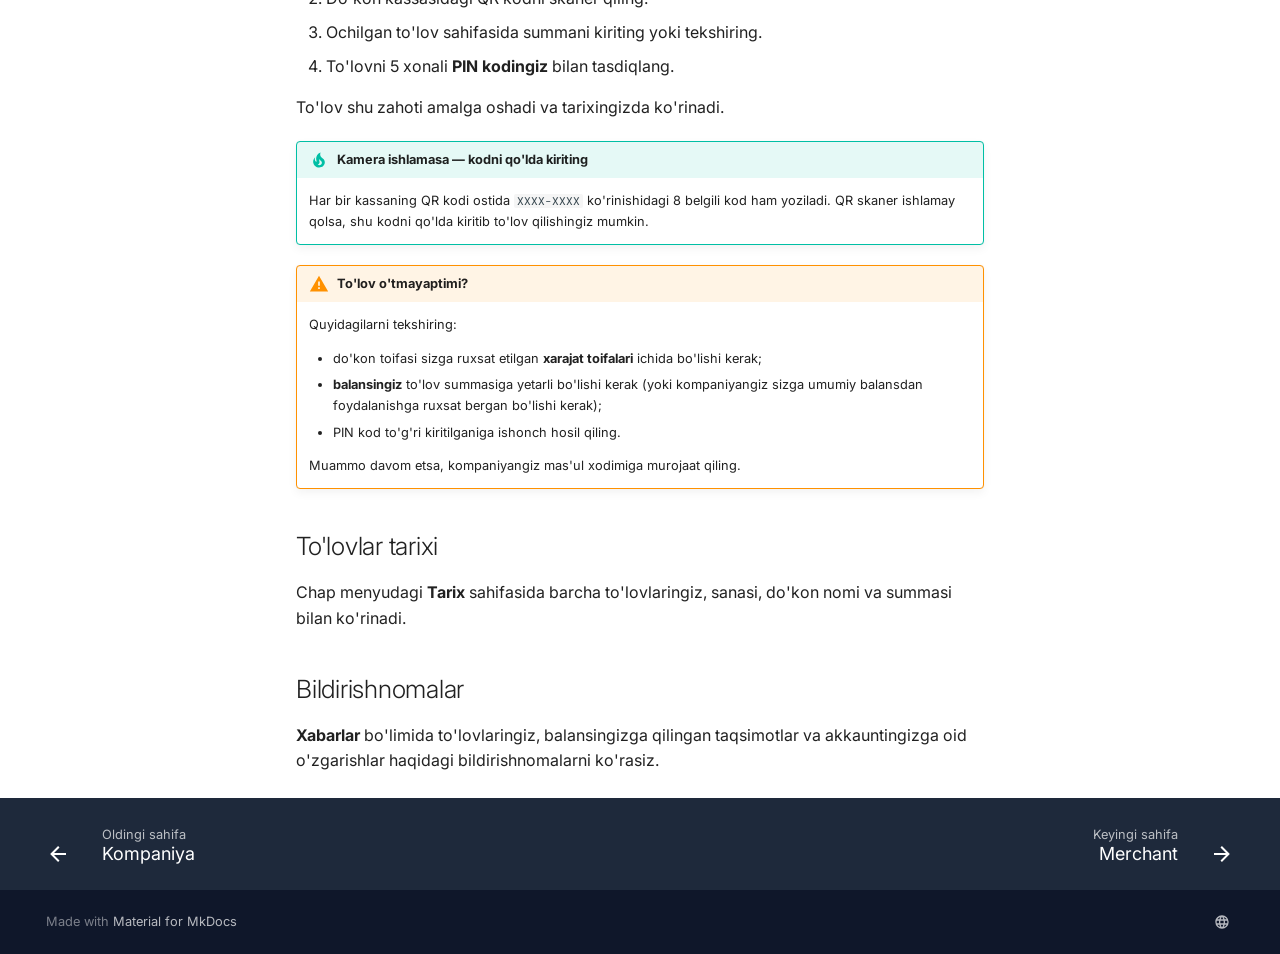
<file: xodim/index.html>
<!doctype html>
<html lang="uz" class="no-js">
  <head>
    
      <meta charset="utf-8">
      <meta name="viewport" content="width=device-width,initial-scale=1">
      
        <meta name="description" content="qr.ol.uz — QR to'lovlar platformasi bo'yicha foydalanuvchi qo'llanmasi">
      
      
      
        <link rel="canonical" href="https://ol-uz.github.io/docs/xodim/">
      
      
        <link rel="prev" href="../kompaniya/">
      
      
        <link rel="next" href="../merchant/">
      
      
        
      
      
      <link rel="icon" href="https://qr.ol.uz/favicon.ico">
      <meta name="generator" content="mkdocs-1.6.1, mkdocs-material-9.7.7">
    
    
      
        <title>Xodim - qr.ol.uz hujjatlari</title>
      
    
    
      <link rel="stylesheet" href="../assets/stylesheets/main.ec1eaa64.min.css">
      
        
        <link rel="stylesheet" href="../assets/stylesheets/palette.ab4e12ef.min.css">
      
      


    
    
      
    
    
      
        
        
        <link rel="preconnect" href="https://fonts.gstatic.com" crossorigin>
        <link rel="stylesheet" href="https://fonts.googleapis.com/css?family=Inter:300,300i,400,400i,700,700i%7CRoboto+Mono:400,400i,700,700i&display=fallback">
        <style>:root{--md-text-font:"Inter";--md-code-font:"Roboto Mono"}</style>
      
    
    
      <link rel="stylesheet" href="../stylesheets/extra.css">
    
    <script>__md_scope=new URL("..",location),__md_hash=e=>[...e].reduce(((e,_)=>(e<<5)-e+_.charCodeAt(0)),0),__md_get=(e,_=localStorage,t=__md_scope)=>JSON.parse(_.getItem(t.pathname+"."+e)),__md_set=(e,_,t=localStorage,a=__md_scope)=>{try{t.setItem(a.pathname+"."+e,JSON.stringify(_))}catch(e){}}</script>
    
      

    
    
  </head>
  
  
    
    
      
    
    
    
    
    <body dir="ltr" data-md-color-scheme="default" data-md-color-primary="custom" data-md-color-accent="custom">
  
    
    <input class="md-toggle" data-md-toggle="drawer" type="checkbox" id="__drawer" autocomplete="off">
    <input class="md-toggle" data-md-toggle="search" type="checkbox" id="__search" autocomplete="off">
    <label class="md-overlay" for="__drawer"></label>
    <div data-md-component="skip">
      
        
        <a href="#xodim-qollanmasi" class="md-skip">
          Tarkibga o'tish
        </a>
      
    </div>
    <div data-md-component="announce">
      
    </div>
    
    
      

  

<header class="md-header md-header--shadow" data-md-component="header">
  <nav class="md-header__inner md-grid" aria-label="Sarlavha">
    <a href=".." title="qr.ol.uz hujjatlari" class="md-header__button md-logo" aria-label="qr.ol.uz hujjatlari" data-md-component="logo">
      
  
  <svg width="100%" height="100%" viewBox="0 0 24 24" fill="none" xmlns="http://www.w3.org/2000/svg">
<path d="M6.5 6.5H6.51M17.5 6.5H17.51M6.5 17.5H6.51M13 13H13.01M17.5 17.5H17.51M17 21H21V17M14 16.5V21M21 14H16.5M15.6 10H19.4C19.9601 10 20.2401 10 20.454 9.89101C20.6422 9.79513 20.7951 9.64215 20.891 9.45399C21 9.24008 21 8.96005 21 8.4V4.6C21 4.03995 21 3.75992 20.891 3.54601C20.7951 3.35785 20.6422 3.20487 20.454 3.10899C20.2401 3 19.9601 3 19.4 3H15.6C15.0399 3 14.7599 3 14.546 3.10899C14.3578 3.20487 14.2049 3.35785 14.109 3.54601C14 3.75992 14 4.03995 14 4.6V8.4C14 8.96005 14 9.24008 14.109 9.45399C14.2049 9.64215 14.3578 9.79513 14.546 9.89101C14.7599 10 15.0399 10 15.6 10ZM4.6 10H8.4C8.96005 10 9.24008 10 9.45399 9.89101C9.64215 9.79513 9.79513 9.64215 9.89101 9.45399C10 9.24008 10 8.96005 10 8.4V4.6C10 4.03995 10 3.75992 9.89101 3.54601C9.79513 3.35785 9.64215 3.20487 9.45399 3.10899C9.24008 3 8.96005 3 8.4 3H4.6C4.03995 3 3.75992 3 3.54601 3.10899C3.35785 3.20487 3.20487 3.35785 3.10899 3.54601C3 3.75992 3 4.03995 3 4.6V8.4C3 8.96005 3 9.24008 3.10899 9.45399C3.20487 9.64215 3.35785 9.79513 3.54601 9.89101C3.75992 10 4.03995 10 4.6 10ZM4.6 21H8.4C8.96005 21 9.24008 21 9.45399 20.891C9.64215 20.7951 9.79513 20.6422 9.89101 20.454C10 20.2401 10 19.9601 10 19.4V15.6C10 15.0399 10 14.7599 9.89101 14.546C9.79513 14.3578 9.64215 14.2049 9.45399 14.109C9.24008 14 8.96005 14 8.4 14H4.6C4.03995 14 3.75992 14 3.54601 14.109C3.35785 14.2049 3.20487 14.3578 3.10899 14.546C3 14.7599 3 15.0399 3 15.6V19.4C3 19.9601 3 20.2401 3.10899 20.454C3.20487 20.6422 3.35785 20.7951 3.54601 20.891C3.75992 21 4.03995 21 4.6 21Z" stroke="currentColor" stroke-width="2" stroke-linecap="round" stroke-linejoin="round"/>
</svg>

    </a>
    <label class="md-header__button md-icon" for="__drawer">
      
      <svg xmlns="http://www.w3.org/2000/svg" viewBox="0 0 24 24"><path d="M3 6h18v2H3zm0 5h18v2H3zm0 5h18v2H3z"/></svg>
    </label>
    <div class="md-header__title" data-md-component="header-title">
      <div class="md-header__ellipsis">
        <div class="md-header__topic">
          <span class="md-ellipsis">
            qr.ol.uz hujjatlari
          </span>
        </div>
        <div class="md-header__topic" data-md-component="header-topic">
          <span class="md-ellipsis">
            
              Xodim
            
          </span>
        </div>
      </div>
    </div>
    
      
        <form class="md-header__option" data-md-component="palette">
  
    
    
    
    <input class="md-option" data-md-color-media="(prefers-color-scheme: light)" data-md-color-scheme="default" data-md-color-primary="custom" data-md-color-accent="custom"  aria-label="Tungi rejimga o'tish"  type="radio" name="__palette" id="__palette_0">
    
      <label class="md-header__button md-icon" title="Tungi rejimga o'tish" for="__palette_1" hidden>
        <svg xmlns="http://www.w3.org/2000/svg" viewBox="0 0 24 24"><path d="m17.75 4.09-2.53 1.94.91 3.06-2.63-1.81-2.63 1.81.91-3.06-2.53-1.94L12.44 4l1.06-3 1.06 3zm3.5 6.91-1.64 1.25.59 1.98-1.7-1.17-1.7 1.17.59-1.98L15.75 11l2.06-.05L18.5 9l.69 1.95zm-2.28 4.95c.83-.08 1.72 1.1 1.19 1.85-.32.45-.66.87-1.08 1.27C15.17 23 8.84 23 4.94 19.07c-3.91-3.9-3.91-10.24 0-14.14.4-.4.82-.76 1.27-1.08.75-.53 1.93.36 1.85 1.19-.27 2.86.69 5.83 2.89 8.02a9.96 9.96 0 0 0 8.02 2.89m-1.64 2.02a12.08 12.08 0 0 1-7.8-3.47c-2.17-2.19-3.33-5-3.49-7.82-2.81 3.14-2.7 7.96.31 10.98 3.02 3.01 7.84 3.12 10.98.31"/></svg>
      </label>
    
  
    
    
    
    <input class="md-option" data-md-color-media="(prefers-color-scheme: dark)" data-md-color-scheme="slate" data-md-color-primary="custom" data-md-color-accent="custom"  aria-label="Kunduzgi rejimga o'tish"  type="radio" name="__palette" id="__palette_1">
    
      <label class="md-header__button md-icon" title="Kunduzgi rejimga o'tish" for="__palette_0" hidden>
        <svg xmlns="http://www.w3.org/2000/svg" viewBox="0 0 24 24"><path d="M12 7a5 5 0 0 1 5 5 5 5 0 0 1-5 5 5 5 0 0 1-5-5 5 5 0 0 1 5-5m0 2a3 3 0 0 0-3 3 3 3 0 0 0 3 3 3 3 0 0 0 3-3 3 3 0 0 0-3-3m0-7 2.39 3.42C13.65 5.15 12.84 5 12 5s-1.65.15-2.39.42zM3.34 7l4.16-.35A7.2 7.2 0 0 0 5.94 8.5c-.44.74-.69 1.5-.83 2.29zm.02 10 1.76-3.77a7.131 7.131 0 0 0 2.38 4.14zM20.65 7l-1.77 3.79a7.02 7.02 0 0 0-2.38-4.15zm-.01 10-4.14.36c.59-.51 1.12-1.14 1.54-1.86.42-.73.69-1.5.83-2.29zM12 22l-2.41-3.44c.74.27 1.55.44 2.41.44.82 0 1.63-.17 2.37-.44z"/></svg>
      </label>
    
  
</form>
      
    
    
      <script>var palette=__md_get("__palette");if(palette&&palette.color){if("(prefers-color-scheme)"===palette.color.media){var media=matchMedia("(prefers-color-scheme: light)"),input=document.querySelector(media.matches?"[data-md-color-media='(prefers-color-scheme: light)']":"[data-md-color-media='(prefers-color-scheme: dark)']");palette.color.media=input.getAttribute("data-md-color-media"),palette.color.scheme=input.getAttribute("data-md-color-scheme"),palette.color.primary=input.getAttribute("data-md-color-primary"),palette.color.accent=input.getAttribute("data-md-color-accent")}for(var[key,value]of Object.entries(palette.color))document.body.setAttribute("data-md-color-"+key,value)}</script>
    
    
    
      
      
        <label class="md-header__button md-icon" for="__search">
          
          <svg xmlns="http://www.w3.org/2000/svg" viewBox="0 0 24 24"><path d="M9.5 3A6.5 6.5 0 0 1 16 9.5c0 1.61-.59 3.09-1.56 4.23l.27.27h.79l5 5-1.5 1.5-5-5v-.79l-.27-.27A6.52 6.52 0 0 1 9.5 16 6.5 6.5 0 0 1 3 9.5 6.5 6.5 0 0 1 9.5 3m0 2C7 5 5 7 5 9.5S7 14 9.5 14 14 12 14 9.5 12 5 9.5 5"/></svg>
        </label>
        <div class="md-search" data-md-component="search" role="dialog">
  <label class="md-search__overlay" for="__search"></label>
  <div class="md-search__inner" role="search">
    <form class="md-search__form" name="search">
      <input type="text" class="md-search__input" name="query" aria-label="Qidirish" placeholder="Qidirish" autocapitalize="off" autocorrect="off" autocomplete="off" spellcheck="false" data-md-component="search-query" required>
      <label class="md-search__icon md-icon" for="__search">
        
        <svg xmlns="http://www.w3.org/2000/svg" viewBox="0 0 24 24"><path d="M9.5 3A6.5 6.5 0 0 1 16 9.5c0 1.61-.59 3.09-1.56 4.23l.27.27h.79l5 5-1.5 1.5-5-5v-.79l-.27-.27A6.52 6.52 0 0 1 9.5 16 6.5 6.5 0 0 1 3 9.5 6.5 6.5 0 0 1 9.5 3m0 2C7 5 5 7 5 9.5S7 14 9.5 14 14 12 14 9.5 12 5 9.5 5"/></svg>
        
        <svg xmlns="http://www.w3.org/2000/svg" viewBox="0 0 24 24"><path d="M20 11v2H8l5.5 5.5-1.42 1.42L4.16 12l7.92-7.92L13.5 5.5 8 11z"/></svg>
      </label>
      <nav class="md-search__options" aria-label="Qidirish">
        
        <button type="reset" class="md-search__icon md-icon" title="Tozalash" aria-label="Tozalash" tabindex="-1">
          
          <svg xmlns="http://www.w3.org/2000/svg" viewBox="0 0 24 24"><path d="M19 6.41 17.59 5 12 10.59 6.41 5 5 6.41 10.59 12 5 17.59 6.41 19 12 13.41 17.59 19 19 17.59 13.41 12z"/></svg>
        </button>
      </nav>
      
        <div class="md-search__suggest" data-md-component="search-suggest"></div>
      
    </form>
    <div class="md-search__output">
      <div class="md-search__scrollwrap" tabindex="0" data-md-scrollfix>
        <div class="md-search-result" data-md-component="search-result">
          <div class="md-search-result__meta">
            Qidiruv ishga tushirilmoqda
          </div>
          <ol class="md-search-result__list" role="presentation"></ol>
        </div>
      </div>
    </div>
  </div>
</div>
      
    
    
      <div class="md-header__source">
        <a href="https://github.com/ol-uz/docs" title="Repozitoriyga o'tish" class="md-source" data-md-component="source">
  <div class="md-source__icon md-icon">
    
    <svg xmlns="http://www.w3.org/2000/svg" viewBox="0 0 448 512"><!--! Font Awesome Free 7.1.0 by @fontawesome - https://fontawesome.com License - https://fontawesome.com/license/free (Icons: CC BY 4.0, Fonts: SIL OFL 1.1, Code: MIT License) Copyright 2025 Fonticons, Inc.--><path d="M439.6 236.1 244 40.5c-5.4-5.5-12.8-8.5-20.4-8.5s-15 3-20.4 8.4L162.5 81l51.5 51.5c27.1-9.1 52.7 16.8 43.4 43.7l49.7 49.7c34.2-11.8 61.2 31 35.5 56.7-26.5 26.5-70.2-2.9-56-37.3L240.3 199v121.9c25.3 12.5 22.3 41.8 9.1 55-6.4 6.4-15.2 10.1-24.3 10.1s-17.8-3.6-24.3-10.1c-17.6-17.6-11.1-46.9 11.2-56v-123c-20.8-8.5-24.6-30.7-18.6-45L142.6 101 8.5 235.1C3 240.6 0 247.9 0 255.5s3 15 8.5 20.4l195.6 195.7c5.4 5.4 12.7 8.4 20.4 8.4s15-3 20.4-8.4l194.7-194.7c5.4-5.4 8.4-12.8 8.4-20.4s-3-15-8.4-20.4"/></svg>
  </div>
  <div class="md-source__repository">
    ol-uz/docs
  </div>
</a>
      </div>
    
  </nav>
  
</header>
    
    <div class="md-container" data-md-component="container">
      
      
        
          
        
      
      <main class="md-main" data-md-component="main">
        <div class="md-main__inner md-grid">
          
            
              
              <div class="md-sidebar md-sidebar--primary" data-md-component="sidebar" data-md-type="navigation" >
                <div class="md-sidebar__scrollwrap">
                  <div class="md-sidebar__inner">
                    



<nav class="md-nav md-nav--primary" aria-label="Navigatsiya" data-md-level="0">
  <label class="md-nav__title" for="__drawer">
    <a href=".." title="qr.ol.uz hujjatlari" class="md-nav__button md-logo" aria-label="qr.ol.uz hujjatlari" data-md-component="logo">
      
  
  <svg width="100%" height="100%" viewBox="0 0 24 24" fill="none" xmlns="http://www.w3.org/2000/svg">
<path d="M6.5 6.5H6.51M17.5 6.5H17.51M6.5 17.5H6.51M13 13H13.01M17.5 17.5H17.51M17 21H21V17M14 16.5V21M21 14H16.5M15.6 10H19.4C19.9601 10 20.2401 10 20.454 9.89101C20.6422 9.79513 20.7951 9.64215 20.891 9.45399C21 9.24008 21 8.96005 21 8.4V4.6C21 4.03995 21 3.75992 20.891 3.54601C20.7951 3.35785 20.6422 3.20487 20.454 3.10899C20.2401 3 19.9601 3 19.4 3H15.6C15.0399 3 14.7599 3 14.546 3.10899C14.3578 3.20487 14.2049 3.35785 14.109 3.54601C14 3.75992 14 4.03995 14 4.6V8.4C14 8.96005 14 9.24008 14.109 9.45399C14.2049 9.64215 14.3578 9.79513 14.546 9.89101C14.7599 10 15.0399 10 15.6 10ZM4.6 10H8.4C8.96005 10 9.24008 10 9.45399 9.89101C9.64215 9.79513 9.79513 9.64215 9.89101 9.45399C10 9.24008 10 8.96005 10 8.4V4.6C10 4.03995 10 3.75992 9.89101 3.54601C9.79513 3.35785 9.64215 3.20487 9.45399 3.10899C9.24008 3 8.96005 3 8.4 3H4.6C4.03995 3 3.75992 3 3.54601 3.10899C3.35785 3.20487 3.20487 3.35785 3.10899 3.54601C3 3.75992 3 4.03995 3 4.6V8.4C3 8.96005 3 9.24008 3.10899 9.45399C3.20487 9.64215 3.35785 9.79513 3.54601 9.89101C3.75992 10 4.03995 10 4.6 10ZM4.6 21H8.4C8.96005 21 9.24008 21 9.45399 20.891C9.64215 20.7951 9.79513 20.6422 9.89101 20.454C10 20.2401 10 19.9601 10 19.4V15.6C10 15.0399 10 14.7599 9.89101 14.546C9.79513 14.3578 9.64215 14.2049 9.45399 14.109C9.24008 14 8.96005 14 8.4 14H4.6C4.03995 14 3.75992 14 3.54601 14.109C3.35785 14.2049 3.20487 14.3578 3.10899 14.546C3 14.7599 3 15.0399 3 15.6V19.4C3 19.9601 3 20.2401 3.10899 20.454C3.20487 20.6422 3.35785 20.7951 3.54601 20.891C3.75992 21 4.03995 21 4.6 21Z" stroke="currentColor" stroke-width="2" stroke-linecap="round" stroke-linejoin="round"/>
</svg>

    </a>
    qr.ol.uz hujjatlari
  </label>
  
    <div class="md-nav__source">
      <a href="https://github.com/ol-uz/docs" title="Repozitoriyga o'tish" class="md-source" data-md-component="source">
  <div class="md-source__icon md-icon">
    
    <svg xmlns="http://www.w3.org/2000/svg" viewBox="0 0 448 512"><!--! Font Awesome Free 7.1.0 by @fontawesome - https://fontawesome.com License - https://fontawesome.com/license/free (Icons: CC BY 4.0, Fonts: SIL OFL 1.1, Code: MIT License) Copyright 2025 Fonticons, Inc.--><path d="M439.6 236.1 244 40.5c-5.4-5.5-12.8-8.5-20.4-8.5s-15 3-20.4 8.4L162.5 81l51.5 51.5c27.1-9.1 52.7 16.8 43.4 43.7l49.7 49.7c34.2-11.8 61.2 31 35.5 56.7-26.5 26.5-70.2-2.9-56-37.3L240.3 199v121.9c25.3 12.5 22.3 41.8 9.1 55-6.4 6.4-15.2 10.1-24.3 10.1s-17.8-3.6-24.3-10.1c-17.6-17.6-11.1-46.9 11.2-56v-123c-20.8-8.5-24.6-30.7-18.6-45L142.6 101 8.5 235.1C3 240.6 0 247.9 0 255.5s3 15 8.5 20.4l195.6 195.7c5.4 5.4 12.7 8.4 20.4 8.4s15-3 20.4-8.4l194.7-194.7c5.4-5.4 8.4-12.8 8.4-20.4s-3-15-8.4-20.4"/></svg>
  </div>
  <div class="md-source__repository">
    ol-uz/docs
  </div>
</a>
    </div>
  
  <ul class="md-nav__list" data-md-scrollfix>
    
      
      
  
  
  
  
    <li class="md-nav__item">
      <a href=".." class="md-nav__link">
        
  
  
  <span class="md-ellipsis">
    
  
    Bosh sahifa
  

    
  </span>
  
  

      </a>
    </li>
  

    
      
      
  
  
  
  
    <li class="md-nav__item">
      <a href="../kompaniya/" class="md-nav__link">
        
  
  
  <span class="md-ellipsis">
    
  
    Kompaniya
  

    
  </span>
  
  

      </a>
    </li>
  

    
      
      
  
  
    
  
  
  
    <li class="md-nav__item md-nav__item--active">
      
      <input class="md-nav__toggle md-toggle" type="checkbox" id="__toc">
      
      
        
      
      
        <label class="md-nav__link md-nav__link--active" for="__toc">
          
  
  
  <span class="md-ellipsis">
    
  
    Xodim
  

    
  </span>
  
  

          <span class="md-nav__icon md-icon"></span>
        </label>
      
      <a href="./" class="md-nav__link md-nav__link--active">
        
  
  
  <span class="md-ellipsis">
    
  
    Xodim
  

    
  </span>
  
  

      </a>
      
        

<nav class="md-nav md-nav--secondary" aria-label="Mundarija">
  
  
  
    
  
  
    <label class="md-nav__title" for="__toc">
      <span class="md-nav__icon md-icon"></span>
      Mundarija
    </label>
    <ul class="md-nav__list" data-md-component="toc" data-md-scrollfix>
      
        <li class="md-nav__item">
  <a href="#tizimga-kirish" class="md-nav__link">
    <span class="md-ellipsis">
      
        Tizimga kirish
      
    </span>
  </a>
  
</li>
      
        <li class="md-nav__item">
  <a href="#pin-kod-ornatish" class="md-nav__link">
    <span class="md-ellipsis">
      
        PIN kod o'rnatish
      
    </span>
  </a>
  
</li>
      
        <li class="md-nav__item">
  <a href="#ish-maydoni" class="md-nav__link">
    <span class="md-ellipsis">
      
        Ish maydoni
      
    </span>
  </a>
  
</li>
      
        <li class="md-nav__item">
  <a href="#qr-kod-orqali-tolov-qilish" class="md-nav__link">
    <span class="md-ellipsis">
      
        QR kod orqali to'lov qilish
      
    </span>
  </a>
  
</li>
      
        <li class="md-nav__item">
  <a href="#tolovlar-tarixi" class="md-nav__link">
    <span class="md-ellipsis">
      
        To'lovlar tarixi
      
    </span>
  </a>
  
</li>
      
        <li class="md-nav__item">
  <a href="#bildirishnomalar" class="md-nav__link">
    <span class="md-ellipsis">
      
        Bildirishnomalar
      
    </span>
  </a>
  
</li>
      
    </ul>
  
</nav>
      
    </li>
  

    
      
      
  
  
  
  
    <li class="md-nav__item">
      <a href="../merchant/" class="md-nav__link">
        
  
  
  <span class="md-ellipsis">
    
  
    Merchant
  

    
  </span>
  
  

      </a>
    </li>
  

    
  </ul>
</nav>
                  </div>
                </div>
              </div>
            
            
              
              <div class="md-sidebar md-sidebar--secondary" data-md-component="sidebar" data-md-type="toc" >
                <div class="md-sidebar__scrollwrap">
                  <div class="md-sidebar__inner">
                    

<nav class="md-nav md-nav--secondary" aria-label="Mundarija">
  
  
  
    
  
  
    <label class="md-nav__title" for="__toc">
      <span class="md-nav__icon md-icon"></span>
      Mundarija
    </label>
    <ul class="md-nav__list" data-md-component="toc" data-md-scrollfix>
      
        <li class="md-nav__item">
  <a href="#tizimga-kirish" class="md-nav__link">
    <span class="md-ellipsis">
      
        Tizimga kirish
      
    </span>
  </a>
  
</li>
      
        <li class="md-nav__item">
  <a href="#pin-kod-ornatish" class="md-nav__link">
    <span class="md-ellipsis">
      
        PIN kod o'rnatish
      
    </span>
  </a>
  
</li>
      
        <li class="md-nav__item">
  <a href="#ish-maydoni" class="md-nav__link">
    <span class="md-ellipsis">
      
        Ish maydoni
      
    </span>
  </a>
  
</li>
      
        <li class="md-nav__item">
  <a href="#qr-kod-orqali-tolov-qilish" class="md-nav__link">
    <span class="md-ellipsis">
      
        QR kod orqali to'lov qilish
      
    </span>
  </a>
  
</li>
      
        <li class="md-nav__item">
  <a href="#tolovlar-tarixi" class="md-nav__link">
    <span class="md-ellipsis">
      
        To'lovlar tarixi
      
    </span>
  </a>
  
</li>
      
        <li class="md-nav__item">
  <a href="#bildirishnomalar" class="md-nav__link">
    <span class="md-ellipsis">
      
        Bildirishnomalar
      
    </span>
  </a>
  
</li>
      
    </ul>
  
</nav>
                  </div>
                </div>
              </div>
            
          
          
            <div class="md-content" data-md-component="content">
              
              <article class="md-content__inner md-typeset">
                
                  


  
  


<h1 id="xodim-qollanmasi">Xodim qo'llanmasi<a class="headerlink" href="#xodim-qollanmasi" title="Permanent link">&para;</a></h1>
<p>Ushbu bo'lim kompaniya tomonidan qo'shilgan xodimlar uchun: tizimga kirish, balansni ko'rish va do'konlarda QR kod orqali to'lov qilish.</p>
<h2 id="tizimga-kirish">Tizimga kirish<a class="headerlink" href="#tizimga-kirish" title="Permanent link">&para;</a></h2>
<p>Kompaniyangiz sizni xodim sifatida qo'shganidan so'ng, <a href="https://qr.ol.uz">qr.ol.uz</a> saytiga kompaniyaga bergan telefon raqamingiz orqali kirasiz:</p>
<ol>
<li><strong>Kirish</strong> sahifasida telefon raqamingizni kiriting.</li>
<li>SMS orqali kelgan tasdiqlash kodini kiriting — parol kerak emas.</li>
</ol>
<h2 id="pin-kod-ornatish">PIN kod o'rnatish<a class="headerlink" href="#pin-kod-ornatish" title="Permanent link">&para;</a></h2>
<p>Birinchi kirishdan so'ng bosh sahifada <strong>«To'lovlarni tasdiqlash uchun PIN o'rnating»</strong> degan eslatma chiqadi. <strong>O'rnatish</strong> tugmasini bosib, 5 xonali PIN kodingizni yarating — usiz to'lov qila olmaysiz.</p>
<div class="admonition info">
<p class="admonition-title">Bitta PIN — barcha akkauntlar uchun</p>
<p>PIN kod shaxsingizga bog'lanadi: agar sizda bir nechta akkaunt bo'lsa (masalan, xodim va kompaniya), hammasida bitta PIN ishlaydi.</p>
</div>
<h2 id="ish-maydoni">Ish maydoni<a class="headerlink" href="#ish-maydoni" title="Permanent link">&para;</a></h2>
<p>Bosh sahifada quyidagilarni ko'rasiz:</p>
<ul>
<li><strong>To'lov uchun mavjud</strong> — sizga ajratilgan va hozir ishlatishingiz mumkin bo'lgan mablag';</li>
<li><strong>Xarajat toifalari</strong> — kompaniyangiz sizga ruxsat bergan toifalar (masalan, Avtoservis, Ovqatlanish, Yoqilg'i, Oziq-ovqat). Siz faqat shu toifalarga tegishli do'konlarda to'lov qila olasiz;</li>
<li><strong>Yaqin atrofda to'lov</strong> — geolokatsiyani yoqsangiz, yaqin-atrofdagi to'lov qabul qiladigan do'konlarni xaritada ko'rasiz;</li>
<li><strong>So'nggi amallar</strong> — oxirgi to'lovlaringiz ro'yxati.</li>
</ul>
<p><img alt="Xodim ish maydoni — balans, toifalar va QR to'lov tugmasi" src="../images/employee_workspace.png" /></p>
<h2 id="qr-kod-orqali-tolov-qilish">QR kod orqali to'lov qilish<a class="headerlink" href="#qr-kod-orqali-tolov-qilish" title="Permanent link">&para;</a></h2>
<ol>
<li>Bosh sahifadagi <strong>QR orqali to'lash</strong> tugmasini bosing — kamera ochiladi.</li>
<li>Do'kon kassasidagi QR kodni skaner qiling.</li>
<li>Ochilgan to'lov sahifasida summani kiriting yoki tekshiring.</li>
<li>To'lovni 5 xonali <strong>PIN kodingiz</strong> bilan tasdiqlang.</li>
</ol>
<p>To'lov shu zahoti amalga oshadi va tarixingizda ko'rinadi.</p>
<div class="admonition tip">
<p class="admonition-title">Kamera ishlamasa — kodni qo'lda kiriting</p>
<p>Har bir kassaning QR kodi ostida <code>XXXX-XXXX</code> ko'rinishidagi 8 belgili kod ham yoziladi. QR skaner ishlamay qolsa, shu kodni qo'lda kiritib to'lov qilishingiz mumkin.</p>
</div>
<div class="admonition warning">
<p class="admonition-title">To'lov o'tmayaptimi?</p>
<p>Quyidagilarni tekshiring:</p>
<ul>
<li>do'kon toifasi sizga ruxsat etilgan <strong>xarajat toifalari</strong> ichida bo'lishi kerak;</li>
<li><strong>balansingiz</strong> to'lov summasiga yetarli bo'lishi kerak (yoki kompaniyangiz sizga umumiy balansdan foydalanishga ruxsat bergan bo'lishi kerak);</li>
<li>PIN kod to'g'ri kiritilganiga ishonch hosil qiling.</li>
</ul>
<p>Muammo davom etsa, kompaniyangiz mas'ul xodimiga murojaat qiling.</p>
</div>
<h2 id="tolovlar-tarixi">To'lovlar tarixi<a class="headerlink" href="#tolovlar-tarixi" title="Permanent link">&para;</a></h2>
<p>Chap menyudagi <strong>Tarix</strong> sahifasida barcha to'lovlaringiz, sanasi, do'kon nomi va summasi bilan ko'rinadi.</p>
<h2 id="bildirishnomalar">Bildirishnomalar<a class="headerlink" href="#bildirishnomalar" title="Permanent link">&para;</a></h2>
<p><strong>Xabarlar</strong> bo'limida to'lovlaringiz, balansingizga qilingan taqsimotlar va akkauntingizga oid o'zgarishlar haqidagi bildirishnomalarni ko'rasiz.</p>












                
              </article>
            </div>
          
          
<script>var target=document.getElementById(location.hash.slice(1));target&&target.name&&(target.checked=target.name.startsWith("__tabbed_"))</script>
        </div>
        
          <button type="button" class="md-top md-icon" data-md-component="top" hidden>
  
  <svg xmlns="http://www.w3.org/2000/svg" viewBox="0 0 24 24"><path d="M13 20h-2V8l-5.5 5.5-1.42-1.42L12 4.16l7.92 7.92-1.42 1.42L13 8z"/></svg>
  Yuqoriga qaytish
</button>
        
      </main>
      
        <footer class="md-footer">
  
    
      
      <nav class="md-footer__inner md-grid" aria-label="Pastgi qism" >
        
          
          <a href="../kompaniya/" class="md-footer__link md-footer__link--prev" aria-label="Oldingi sahifa: Kompaniya">
            <div class="md-footer__button md-icon">
              
              <svg xmlns="http://www.w3.org/2000/svg" viewBox="0 0 24 24"><path d="M20 11v2H8l5.5 5.5-1.42 1.42L4.16 12l7.92-7.92L13.5 5.5 8 11z"/></svg>
            </div>
            <div class="md-footer__title">
              <span class="md-footer__direction">
                Oldingi sahifa
              </span>
              <div class="md-ellipsis">
                Kompaniya
              </div>
            </div>
          </a>
        
        
          
          <a href="../merchant/" class="md-footer__link md-footer__link--next" aria-label="Keyingi sahifa: Merchant">
            <div class="md-footer__title">
              <span class="md-footer__direction">
                Keyingi sahifa
              </span>
              <div class="md-ellipsis">
                Merchant
              </div>
            </div>
            <div class="md-footer__button md-icon">
              
              <svg xmlns="http://www.w3.org/2000/svg" viewBox="0 0 24 24"><path d="M4 11v2h12l-5.5 5.5 1.42 1.42L19.84 12l-7.92-7.92L10.5 5.5 16 11z"/></svg>
            </div>
          </a>
        
      </nav>
    
  
  <div class="md-footer-meta md-typeset">
    <div class="md-footer-meta__inner md-grid">
      <div class="md-copyright">
  
  
    Made with
    <a href="https://squidfunk.github.io/mkdocs-material/" target="_blank" rel="noopener">
      Material for MkDocs
    </a>
  
</div>
      
        
<div class="md-social">
  
    
    
    
    
    <a href="https://qr.ol.uz" target="_blank" rel="noopener" title="qr.ol.uz platformasi" class="md-social__link">
      <svg xmlns="http://www.w3.org/2000/svg" viewBox="0 0 24 24"><path d="M16.36 14c.08-.66.14-1.32.14-2s-.06-1.34-.14-2h3.38c.16.64.26 1.31.26 2s-.1 1.36-.26 2m-5.15 5.56c.6-1.11 1.06-2.31 1.38-3.56h2.95a8.03 8.03 0 0 1-4.33 3.56M14.34 14H9.66c-.1-.66-.16-1.32-.16-2s.06-1.35.16-2h4.68c.09.65.16 1.32.16 2s-.07 1.34-.16 2M12 19.96c-.83-1.2-1.5-2.53-1.91-3.96h3.82c-.41 1.43-1.08 2.76-1.91 3.96M8 8H5.08A7.92 7.92 0 0 1 9.4 4.44C8.8 5.55 8.35 6.75 8 8m-2.92 8H8c.35 1.25.8 2.45 1.4 3.56A8 8 0 0 1 5.08 16m-.82-2C4.1 13.36 4 12.69 4 12s.1-1.36.26-2h3.38c-.08.66-.14 1.32-.14 2s.06 1.34.14 2M12 4.03c.83 1.2 1.5 2.54 1.91 3.97h-3.82c.41-1.43 1.08-2.77 1.91-3.97M18.92 8h-2.95a15.7 15.7 0 0 0-1.38-3.56c1.84.63 3.37 1.9 4.33 3.56M12 2C6.47 2 2 6.5 2 12a10 10 0 0 0 10 10 10 10 0 0 0 10-10A10 10 0 0 0 12 2"/></svg>
    </a>
  
</div>
      
    </div>
  </div>
</footer>
      
    </div>
    <div class="md-dialog" data-md-component="dialog">
      <div class="md-dialog__inner md-typeset"></div>
    </div>
    
    
    
      
      
      <script id="__config" type="application/json">{"annotate": null, "base": "..", "features": ["navigation.instant", "navigation.tracking", "navigation.top", "navigation.footer", "search.suggest", "search.highlight", "content.tooltips", "toc.follow"], "search": "../assets/javascripts/workers/search.2c215733.min.js", "tags": null, "translations": {"clipboard.copied": "Buferga nusxalandi", "clipboard.copy": "Buferga nusxalash", "search.result.more.one": "Ushbu sahifada yana 1 ta natija", "search.result.more.other": "Bu sahifada yana # ta natija", "search.result.none": "Mos natijalar yo\u0027q", "search.result.one": "1 ta mos natija", "search.result.other": "# ta mos keladigan natijalar", "search.result.placeholder": "Qidiruvni boshlash uchun kiriting", "search.result.term.missing": "To\u0027ldirilmagan", "select.version": "Versiyani tanlang"}, "version": null}</script>
    
    
      <script src="../assets/javascripts/bundle.d7400e89.min.js"></script>
      
    
  </body>
</html>
</file>
<file: stylesheets/extra.css>
/* ============================================================================
 * qr.ol.uz docs — theme ported from unified-ui's ADMIN (staff console) theme.
 *
 * Source of truth: unified-ui/src/styles/account-themes.css, block
 * `html:has([data-account="admin"])` — Tailwind `slate` mapped 1:1, anchor on
 * the 600 slot (#475569). Dark mode anchors two steps brighter (slate-400
 * #94a3b8) per the same file. Fonts from unified-ui/src/styles/theme.css:
 * Inter (body/display), Roboto Mono (mono).
 * ========================================================================== */

/* ---- Light scheme — slate-600 anchor ------------------------------------ */
[data-md-color-scheme="default"] {
  --md-primary-fg-color: #475569; /* slate-600 — anchor, header/solids */
  --md-primary-fg-color--light: #64748b; /* slate-500 */
  --md-primary-fg-color--dark: #334155; /* slate-700 — hover slot */
  --md-accent-fg-color: #334155; /* slate-700 — link hover, focus */
  --md-accent-fg-color--transparent: rgb(51 65 85 / 0.1);
  --md-typeset-a-color: #475569; /* slate-600 links */
  --md-footer-bg-color: #1e293b; /* slate-800 */
  --md-footer-bg-color--dark: #0f172a; /* slate-900 */
}

/* ---- Dark scheme — near-black slate chrome, slate-400 anchor ------------- */
[data-md-color-scheme="slate"] {
  --md-hue: 222; /* slate's hue, so derived surfaces lean slate not indigo */
  --md-default-bg-color: #0f172a; /* slate-900 surface */
  --md-primary-fg-color: #1e293b; /* slate-800 header on near-black */
  --md-primary-fg-color--light: #334155; /* slate-700 */
  --md-primary-fg-color--dark: #020617; /* slate-950 */
  --md-accent-fg-color: #cbd5e1; /* slate-300 — link hover, focus */
  --md-accent-fg-color--transparent: rgb(203 213 225 / 0.1);
  --md-typeset-a-color: #94a3b8; /* slate-400 — dark anchor */
  --md-footer-bg-color: #020617; /* slate-950 */
  --md-footer-bg-color--dark: #020617;
}
</file>
<file: assets/stylesheets/main.ec1eaa64.min.css>
@charset "UTF-8";html{-webkit-text-size-adjust:none;-moz-text-size-adjust:none;text-size-adjust:none;box-sizing:border-box}*,:after,:before{box-sizing:inherit}@media (prefers-reduced-motion){*,:after,:before{transition:none!important}}body{margin:0}a,button,input,label{-webkit-tap-highlight-color:transparent}a{color:inherit;text-decoration:none}hr{border:0;box-sizing:initial;display:block;height:.05rem;overflow:visible;padding:0}small{font-size:80%}sub,sup{line-height:1em}img{border-style:none}table{border-collapse:initial;border-spacing:0}td,th{font-weight:400;vertical-align:top}button{background:#0000;border:0;font-family:inherit;font-size:inherit;margin:0;padding:0}input{border:0;outline:none}:root{--md-primary-fg-color:#4051b5;--md-primary-fg-color--light:#5d6cc0;--md-primary-fg-color--dark:#303fa1;--md-primary-bg-color:#fff;--md-primary-bg-color--light:#ffffffb3;--md-accent-fg-color:#526cfe;--md-accent-fg-color--transparent:#526cfe1a;--md-accent-bg-color:#fff;--md-accent-bg-color--light:#ffffffb3}[data-md-color-scheme=default]{color-scheme:light}[data-md-color-scheme=default] img[src$="#gh-dark-mode-only"],[data-md-color-scheme=default] img[src$="#only-dark"]{display:none}:root,[data-md-color-scheme=default]{--md-hue:225deg;--md-default-fg-color:#000000de;--md-default-fg-color--light:#0000008a;--md-default-fg-color--lighter:#00000052;--md-default-fg-color--lightest:#00000012;--md-default-bg-color:#fff;--md-default-bg-color--light:#ffffffb3;--md-default-bg-color--lighter:#ffffff4d;--md-default-bg-color--lightest:#ffffff1f;--md-code-fg-color:#36464e;--md-code-bg-color:#f5f5f5;--md-code-bg-color--light:#f5f5f5b3;--md-code-bg-color--lighter:#f5f5f54d;--md-code-hl-color:#4287ff;--md-code-hl-color--light:#4287ff1a;--md-code-hl-number-color:#d52a2a;--md-code-hl-special-color:#db1457;--md-code-hl-function-color:#a846b9;--md-code-hl-constant-color:#6e59d9;--md-code-hl-keyword-color:#3f6ec6;--md-code-hl-string-color:#1c7d4d;--md-code-hl-name-color:var(--md-code-fg-color);--md-code-hl-operator-color:var(--md-default-fg-color--light);--md-code-hl-punctuation-color:var(--md-default-fg-color--light);--md-code-hl-comment-color:var(--md-default-fg-color--light);--md-code-hl-generic-color:var(--md-default-fg-color--light);--md-code-hl-variable-color:var(--md-default-fg-color--light);--md-typeset-color:var(--md-default-fg-color);--md-typeset-a-color:var(--md-primary-fg-color);--md-typeset-del-color:#f5503d26;--md-typeset-ins-color:#0bd57026;--md-typeset-kbd-color:#fafafa;--md-typeset-kbd-accent-color:#fff;--md-typeset-kbd-border-color:#b8b8b8;--md-typeset-mark-color:#ffff0080;--md-typeset-table-color:#0000001f;--md-typeset-table-color--light:rgba(0,0,0,.035);--md-admonition-fg-color:var(--md-default-fg-color);--md-admonition-bg-color:var(--md-default-bg-color);--md-warning-fg-color:#000000de;--md-warning-bg-color:#ff9;--md-footer-fg-color:#fff;--md-footer-fg-color--light:#ffffffb3;--md-footer-fg-color--lighter:#ffffff73;--md-footer-bg-color:#000000de;--md-footer-bg-color--dark:#00000052;--md-shadow-z1:0 0.2rem 0.5rem #0000000d,0 0 0.05rem #0000001a;--md-shadow-z2:0 0.2rem 0.5rem #0000001a,0 0 0.05rem #00000040;--md-shadow-z3:0 0.2rem 0.5rem #0003,0 0 0.05rem #00000059}.md-icon svg{fill:currentcolor;display:block;height:1.2rem;width:1.2rem}body{-webkit-font-smoothing:antialiased;-moz-osx-font-smoothing:grayscale;--md-text-font-family:var(--md-text-font,_),-apple-system,BlinkMacSystemFont,Helvetica,Arial,sans-serif;--md-code-font-family:var(--md-code-font,_),SFMono-Regular,Consolas,Menlo,monospace}aside,body,input{font-feature-settings:"kern","liga";color:var(--md-typeset-color);font-family:var(--md-text-font-family)}code,kbd,pre{font-feature-settings:"kern";font-family:var(--md-code-font-family)}:root{--md-typeset-table-sort-icon:url('data:image/svg+xml;charset=utf-8,<svg xmlns="http://www.w3.org/2000/svg" viewBox="0 0 24 24"><path d="m18 21-4-4h3V7h-3l4-4 4 4h-3v10h3M2 19v-2h10v2M2 13v-2h7v2M2 7V5h4v2z"/></svg>');--md-typeset-table-sort-icon--asc:url('data:image/svg+xml;charset=utf-8,<svg xmlns="http://www.w3.org/2000/svg" viewBox="0 0 24 24"><path d="M19 17h3l-4 4-4-4h3V3h2M2 17h10v2H2M6 5v2H2V5m0 6h7v2H2z"/></svg>');--md-typeset-table-sort-icon--desc:url('data:image/svg+xml;charset=utf-8,<svg xmlns="http://www.w3.org/2000/svg" viewBox="0 0 24 24"><path d="M19 7h3l-4-4-4 4h3v14h2M2 17h10v2H2M6 5v2H2V5m0 6h7v2H2z"/></svg>')}.md-typeset{-webkit-print-color-adjust:exact;color-adjust:exact;font-size:.8rem;line-height:1.6;overflow-wrap:break-word}@media print{.md-typeset{font-size:.68rem}}.md-typeset blockquote,.md-typeset dl,.md-typeset figure,.md-typeset ol,.md-typeset pre,.md-typeset ul{margin-bottom:1em;margin-top:1em}.md-typeset h1{color:var(--md-default-fg-color--light);font-size:2em;line-height:1.3;margin:0 0 1.25em}.md-typeset h1,.md-typeset h2{font-weight:300;letter-spacing:-.01em}.md-typeset h2{font-size:1.5625em;line-height:1.4;margin:1.6em 0 .64em}.md-typeset h3{font-size:1.25em;font-weight:400;letter-spacing:-.01em;line-height:1.5;margin:1.6em 0 .8em}.md-typeset h2+h3{margin-top:.8em}.md-typeset h4{font-weight:700;letter-spacing:-.01em;margin:1em 0}.md-typeset h5,.md-typeset h6{color:var(--md-default-fg-color--light);font-size:.8em;font-weight:700;letter-spacing:-.01em;margin:1.25em 0}.md-typeset h5{text-transform:uppercase}.md-typeset h5 code{text-transform:none}.md-typeset hr{border-bottom:.05rem solid var(--md-default-fg-color--lightest);display:flow-root;margin:1.5em 0}.md-typeset a{color:var(--md-typeset-a-color);word-break:break-word}.md-typeset a,.md-typeset a:before{transition:color 125ms}.md-typeset a:focus,.md-typeset a:hover{color:var(--md-accent-fg-color)}.md-typeset a:focus code,.md-typeset a:hover code{background-color:var(--md-accent-fg-color--transparent);color:var(--md-accent-fg-color)}.md-typeset a code{color:var(--md-typeset-a-color)}.md-typeset a.focus-visible{outline-color:var(--md-accent-fg-color);outline-offset:.2rem}.md-typeset code,.md-typeset kbd,.md-typeset pre{color:var(--md-code-fg-color);direction:ltr;font-variant-ligatures:none;transition:background-color 125ms}@media print{.md-typeset code,.md-typeset kbd,.md-typeset pre{white-space:pre-wrap}}.md-typeset code{background-color:var(--md-code-bg-color);border-radius:.1rem;-webkit-box-decoration-break:clone;box-decoration-break:clone;font-size:.85em;padding:0 .2941176471em;transition:color 125ms,background-color 125ms;word-break:break-word}.md-typeset code:not(.focus-visible){-webkit-tap-highlight-color:transparent;outline:none}.md-typeset pre{display:flow-root;line-height:1.4;position:relative}.md-typeset pre>code{-webkit-box-decoration-break:slice;box-decoration-break:slice;box-shadow:none;display:block;margin:0;outline-color:var(--md-accent-fg-color);overflow:auto;padding:.7720588235em 1.1764705882em;scrollbar-color:var(--md-default-fg-color--lighter) #0000;scrollbar-width:thin;touch-action:auto;word-break:normal}.md-typeset pre>code:hover{scrollbar-color:var(--md-accent-fg-color) #0000}.md-typeset pre>code::-webkit-scrollbar{height:.2rem;width:.2rem}.md-typeset pre>code::-webkit-scrollbar-thumb{background-color:var(--md-default-fg-color--lighter)}.md-typeset pre>code::-webkit-scrollbar-thumb:hover{background-color:var(--md-accent-fg-color)}.md-typeset kbd{background-color:var(--md-typeset-kbd-color);border-radius:.1rem;box-shadow:0 .1rem 0 .05rem var(--md-typeset-kbd-border-color),0 .1rem 0 var(--md-typeset-kbd-border-color),0 -.1rem .2rem var(--md-typeset-kbd-accent-color) inset;color:var(--md-default-fg-color);display:inline-block;font-size:.75em;padding:0 .6666666667em;vertical-align:text-top;word-break:break-word}.md-typeset mark{background-color:var(--md-typeset-mark-color);-webkit-box-decoration-break:clone;box-decoration-break:clone;color:inherit;word-break:break-word}.md-typeset abbr{cursor:help;text-decoration:none}.md-typeset [data-preview],.md-typeset abbr{border-bottom:.05rem dotted var(--md-default-fg-color--light)}.md-typeset small{opacity:.75}[dir=ltr] .md-typeset sub,[dir=ltr] .md-typeset sup{margin-left:.078125em}[dir=rtl] .md-typeset sub,[dir=rtl] .md-typeset sup{margin-right:.078125em}[dir=ltr] .md-typeset blockquote{padding-left:.6rem}[dir=rtl] .md-typeset blockquote{padding-right:.6rem}[dir=ltr] .md-typeset blockquote{border-left:.2rem solid var(--md-default-fg-color--lighter)}[dir=rtl] .md-typeset blockquote{border-right:.2rem solid var(--md-default-fg-color--lighter)}.md-typeset blockquote{color:var(--md-default-fg-color--light);margin-left:0;margin-right:0}.md-typeset ul{list-style-type:disc}.md-typeset ul[type]{list-style-type:revert-layer}[dir=ltr] .md-typeset ol,[dir=ltr] .md-typeset ul{margin-left:.625em}[dir=rtl] .md-typeset ol,[dir=rtl] .md-typeset ul{margin-right:.625em}.md-typeset ol,.md-typeset ul{padding:0}.md-typeset ol:not([hidden]),.md-typeset ul:not([hidden]){display:flow-root}.md-typeset ol ol,.md-typeset ul ol{list-style-type:lower-alpha}.md-typeset ol ol ol,.md-typeset ul ol ol{list-style-type:lower-roman}.md-typeset ol ol ol ol,.md-typeset ul ol ol ol{list-style-type:upper-alpha}.md-typeset ol ol ol ol ol,.md-typeset ul ol ol ol ol{list-style-type:upper-roman}.md-typeset ol[type],.md-typeset ul[type]{list-style-type:revert-layer}[dir=ltr] .md-typeset ol li,[dir=ltr] .md-typeset ul li{margin-left:1.25em}[dir=rtl] .md-typeset ol li,[dir=rtl] .md-typeset ul li{margin-right:1.25em}.md-typeset ol li,.md-typeset ul li{margin-bottom:.5em}.md-typeset ol li blockquote,.md-typeset ol li p,.md-typeset ul li blockquote,.md-typeset ul li p{margin:.5em 0}.md-typeset ol li:last-child,.md-typeset ul li:last-child{margin-bottom:0}[dir=ltr] .md-typeset ol li ol,[dir=ltr] .md-typeset ol li ul,[dir=ltr] .md-typeset ul li ol,[dir=ltr] .md-typeset ul li ul{margin-left:.625em}[dir=rtl] .md-typeset ol li ol,[dir=rtl] .md-typeset ol li ul,[dir=rtl] .md-typeset ul li ol,[dir=rtl] .md-typeset ul li ul{margin-right:.625em}.md-typeset ol li ol,.md-typeset ol li ul,.md-typeset ul li ol,.md-typeset ul li ul{margin-bottom:.5em;margin-top:.5em}[dir=ltr] .md-typeset dd{margin-left:1.875em}[dir=rtl] .md-typeset dd{margin-right:1.875em}.md-typeset dd{margin-bottom:1.5em;margin-top:1em}.md-typeset img,.md-typeset svg,.md-typeset video{height:auto;max-width:100%}.md-typeset img[align=left]{margin:1em 1em 1em 0}.md-typeset img[align=right]{margin:1em 0 1em 1em}.md-typeset img[align]:only-child{margin-top:0}.md-typeset figure{display:flow-root;margin:1em auto;max-width:100%;text-align:center;width:fit-content}.md-typeset figure img{display:block;margin:0 auto}.md-typeset figcaption{font-style:italic;margin:1em auto;max-width:24rem}.md-typeset iframe{max-width:100%}.md-typeset table:not([class]){background-color:var(--md-default-bg-color);border:.05rem solid var(--md-typeset-table-color);border-radius:.1rem;display:inline-block;font-size:.64rem;max-width:100%;overflow:auto;touch-action:auto}@media print{.md-typeset table:not([class]){display:table}}.md-typeset table:not([class])+*{margin-top:1.5em}.md-typeset table:not([class]) td>:first-child,.md-typeset table:not([class]) th>:first-child{margin-top:0}.md-typeset table:not([class]) td>:last-child,.md-typeset table:not([class]) th>:last-child{margin-bottom:0}.md-typeset table:not([class]) td:not([align]),.md-typeset table:not([class]) th:not([align]){text-align:left}[dir=rtl] .md-typeset table:not([class]) td:not([align]),[dir=rtl] .md-typeset table:not([class]) th:not([align]){text-align:right}.md-typeset table:not([class]) th{font-weight:700;min-width:5rem;padding:.9375em 1.25em;vertical-align:top}.md-typeset table:not([class]) td{border-top:.05rem solid var(--md-typeset-table-color);padding:.9375em 1.25em;vertical-align:top}.md-typeset table:not([class]) tbody tr{transition:background-color 125ms}.md-typeset table:not([class]) tbody tr:hover{background-color:var(--md-typeset-table-color--light);box-shadow:0 .05rem 0 var(--md-default-bg-color) inset}.md-typeset table:not([class]) a{word-break:normal}.md-typeset table th[role=columnheader]{cursor:pointer}[dir=ltr] .md-typeset table th[role=columnheader]:after{margin-left:.5em}[dir=rtl] .md-typeset table th[role=columnheader]:after{margin-right:.5em}.md-typeset table th[role=columnheader]:after{content:"";display:inline-block;height:1.2em;-webkit-mask-image:var(--md-typeset-table-sort-icon);mask-image:var(--md-typeset-table-sort-icon);-webkit-mask-repeat:no-repeat;mask-repeat:no-repeat;-webkit-mask-size:contain;mask-size:contain;transition:background-color 125ms;vertical-align:text-bottom;width:1.2em}.md-typeset table th[role=columnheader]:hover:after{background-color:var(--md-default-fg-color--lighter)}.md-typeset table th[role=columnheader][aria-sort=ascending]:after{background-color:var(--md-default-fg-color--light);-webkit-mask-image:var(--md-typeset-table-sort-icon--asc);mask-image:var(--md-typeset-table-sort-icon--asc)}.md-typeset table th[role=columnheader][aria-sort=descending]:after{background-color:var(--md-default-fg-color--light);-webkit-mask-image:var(--md-typeset-table-sort-icon--desc);mask-image:var(--md-typeset-table-sort-icon--desc)}.md-typeset__scrollwrap{margin:1em -.8rem;overflow-x:auto;touch-action:auto}.md-typeset__table{display:inline-block;margin-bottom:.5em;padding:0 .8rem}@media print{.md-typeset__table{display:block}}html .md-typeset__table table{display:table;margin:0;overflow:hidden;width:100%}@media screen and (max-width:44.984375em){.md-content__inner>pre{margin:1em -.8rem}.md-content__inner>pre code{border-radius:0}}.md-typeset .md-author{border-radius:100%;display:block;flex-shrink:0;height:1.6rem;overflow:hidden;position:relative;transition:color 125ms,transform 125ms;width:1.6rem}.md-typeset .md-author img{display:block}.md-typeset .md-author--more{background:var(--md-default-fg-color--lightest);color:var(--md-default-fg-color--lighter);font-size:.6rem;font-weight:700;line-height:1.6rem;text-align:center}.md-typeset .md-author--long{height:2.4rem;width:2.4rem}.md-typeset a.md-author{transform:scale(1)}.md-typeset a.md-author img{border-radius:100%;filter:grayscale(100%) opacity(75%);transition:filter 125ms}.md-typeset a.md-author:focus,.md-typeset a.md-author:hover{transform:scale(1.1);z-index:1}.md-typeset a.md-author:focus img,.md-typeset a.md-author:hover img{filter:grayscale(0)}.md-banner{background-color:var(--md-footer-bg-color);color:var(--md-footer-fg-color);overflow:auto}@media print{.md-banner{display:none}}.md-banner--warning{background-color:var(--md-warning-bg-color);color:var(--md-warning-fg-color)}.md-banner__inner{font-size:.7rem;margin:.6rem auto;padding:0 .8rem}[dir=ltr] .md-banner__button{float:right}[dir=rtl] .md-banner__button{float:left}.md-banner__button{color:inherit;cursor:pointer;transition:opacity .25s}.no-js .md-banner__button{display:none}.md-banner__button:hover{opacity:.7}html{font-size:125%;height:100%;overflow-x:hidden}@media screen and (min-width:100em){html{font-size:137.5%}}@media screen and (min-width:125em){html{font-size:150%}}body{background-color:var(--md-default-bg-color);display:flex;flex-direction:column;font-size:.5rem;min-height:100%;position:relative;width:100%}@media print{body{display:block}}@media screen and (max-width:59.984375em){body[data-md-scrolllock]{position:fixed}}.md-grid{margin-left:auto;margin-right:auto;max-width:61rem}.md-container{display:flex;flex-direction:column;flex-grow:1}@media print{.md-container{display:block}}.md-main{flex-grow:1}.md-main__inner{display:flex;height:100%;margin-top:1.5rem}.md-ellipsis{overflow:hidden;text-overflow:ellipsis}.md-toggle{display:none}.md-option{height:0;opacity:0;position:absolute;width:0}.md-option:checked+label:not([hidden]){display:block}.md-option.focus-visible+label{outline-color:var(--md-accent-fg-color);outline-style:auto}.md-skip{background-color:var(--md-default-fg-color);border-radius:.1rem;color:var(--md-default-bg-color);font-size:.64rem;margin:.5rem;opacity:0;outline-color:var(--md-accent-fg-color);padding:.3rem .5rem;position:fixed;transform:translateY(.4rem);z-index:-1}.md-skip:focus{opacity:1;transform:translateY(0);transition:transform .25s cubic-bezier(.4,0,.2,1),opacity 175ms 75ms;z-index:10}@page{margin:25mm}:root{--md-clipboard-icon:url('data:image/svg+xml;charset=utf-8,<svg xmlns="http://www.w3.org/2000/svg" viewBox="0 0 24 24"><path d="M19 21H8V7h11m0-2H8a2 2 0 0 0-2 2v14a2 2 0 0 0 2 2h11a2 2 0 0 0 2-2V7a2 2 0 0 0-2-2m-3-4H4a2 2 0 0 0-2 2v14h2V3h12z"/></svg>')}.md-clipboard{border-radius:.1rem;color:var(--md-default-fg-color--lightest);cursor:pointer;height:1.5em;outline-color:var(--md-accent-fg-color);outline-offset:.1rem;transition:color .25s;width:1.5em;z-index:1}@media print{.md-clipboard{display:none}}.md-clipboard:not(.focus-visible){-webkit-tap-highlight-color:transparent;outline:none}:hover>.md-clipboard{color:var(--md-default-fg-color--light)}.md-clipboard:focus,.md-clipboard:hover{color:var(--md-accent-fg-color)}.md-clipboard:after{background-color:currentcolor;content:"";display:block;height:1.125em;margin:0 auto;-webkit-mask-image:var(--md-clipboard-icon);mask-image:var(--md-clipboard-icon);-webkit-mask-position:center;mask-position:center;-webkit-mask-repeat:no-repeat;mask-repeat:no-repeat;-webkit-mask-size:contain;mask-size:contain;width:1.125em}.md-clipboard--inline{cursor:pointer}.md-clipboard--inline code{transition:color .25s,background-color .25s}.md-clipboard--inline:focus code,.md-clipboard--inline:hover code{background-color:var(--md-accent-fg-color--transparent);color:var(--md-accent-fg-color)}:root{--md-code-select-icon:url('data:image/svg+xml;charset=utf-8,<svg xmlns="http://www.w3.org/2000/svg" viewBox="0 0 24 24"><path d="M19 19h-4v2h4c1.1 0 2-.9 2-2v-4h-2m0-12h-4v2h4v4h2V5c0-1.1-.9-2-2-2M5 5h4V3H5c-1.1 0-2 .9-2 2v4h2m0 6H3v4c0 1.1.9 2 2 2h4v-2H5zm2-4h2v2H7zm4 0h2v2h-2zm4 0h2v2h-2zM7 7h2v2H7zm4 0h2v2h-2zm4 0h2v2h-2zm-8 8h2v2H7zm4 0h2v2h-2zm4 0h2v2h-2z"/></svg>');--md-code-copy-icon:url('data:image/svg+xml;charset=utf-8,<svg xmlns="http://www.w3.org/2000/svg" viewBox="0 0 24 24"><path d="M19 21H8V7h11m0-2H8a2 2 0 0 0-2 2v14a2 2 0 0 0 2 2h11a2 2 0 0 0 2-2V7a2 2 0 0 0-2-2m-3-4H4a2 2 0 0 0-2 2v14h2V3h12z"/></svg>')}.md-typeset .md-code__content{display:grid}.md-code__nav{background-color:var(--md-code-bg-color--lighter);border-radius:.1rem;display:flex;gap:.2rem;padding:.2rem;position:absolute;right:.25em;top:.25em;transition:background-color .25s;z-index:1}:hover>.md-code__nav{background-color:var(--md-code-bg-color--light)}.md-code__button{color:var(--md-default-fg-color--lightest);cursor:pointer;display:block;height:1.5em;outline-color:var(--md-accent-fg-color);outline-offset:.1rem;transition:color .25s;width:1.5em}:hover>*>.md-code__button{color:var(--md-default-fg-color--light)}.md-code__button.focus-visible,.md-code__button:hover{color:var(--md-accent-fg-color)}.md-code__button--active{color:var(--md-default-fg-color)!important}.md-code__button:after{background-color:currentcolor;content:"";display:block;height:1.125em;margin:0 auto;-webkit-mask-position:center;mask-position:center;-webkit-mask-repeat:no-repeat;mask-repeat:no-repeat;-webkit-mask-size:contain;mask-size:contain;width:1.125em}.md-code__button[data-md-type=select]:after{-webkit-mask-image:var(--md-code-select-icon);mask-image:var(--md-code-select-icon)}.md-code__button[data-md-type=copy]:after{-webkit-mask-image:var(--md-code-copy-icon);mask-image:var(--md-code-copy-icon)}@keyframes consent{0%{opacity:0;transform:translateY(100%)}to{opacity:1;transform:translateY(0)}}@keyframes overlay{0%{opacity:0}to{opacity:1}}.md-consent__overlay{animation:overlay .25s both;-webkit-backdrop-filter:blur(.1rem);backdrop-filter:blur(.1rem);background-color:#0000008a;height:100%;opacity:1;position:fixed;top:0;width:100%;z-index:5}.md-consent__inner{animation:consent .5s cubic-bezier(.1,.7,.1,1) both;background-color:var(--md-default-bg-color);border:0;border-radius:.1rem;bottom:0;box-shadow:0 0 .2rem #0000001a,0 .2rem .4rem #0003;max-height:100%;overflow:auto;padding:0;position:fixed;width:100%;z-index:5}.md-consent__form{padding:.8rem}.md-consent__settings{display:none;margin:1em 0}input:checked+.md-consent__settings{display:block}.md-consent__controls{margin-bottom:.8rem}.md-typeset .md-consent__controls .md-button{display:inline}@media screen and (max-width:44.984375em){.md-typeset .md-consent__controls .md-button{display:block;margin-top:.4rem;text-align:center;width:100%}}.md-consent label{cursor:pointer}.md-content{flex-grow:1;min-width:0}.md-content__inner{margin:0 .8rem 1.2rem;padding-top:.6rem}@media screen and (min-width:76.25em){[dir=ltr] .md-sidebar--primary:not([hidden])~.md-content>.md-content__inner{margin-left:1.2rem}[dir=ltr] .md-sidebar--secondary:not([hidden])~.md-content>.md-content__inner,[dir=rtl] .md-sidebar--primary:not([hidden])~.md-content>.md-content__inner{margin-right:1.2rem}[dir=rtl] .md-sidebar--secondary:not([hidden])~.md-content>.md-content__inner{margin-left:1.2rem}}.md-content__inner:before{content:"";display:block;height:.4rem}.md-content__inner>:last-child{margin-bottom:0}[dir=ltr] .md-content__button{float:right}[dir=rtl] .md-content__button{float:left}[dir=ltr] .md-content__button{margin-left:.4rem}[dir=rtl] .md-content__button{margin-right:.4rem}.md-content__button{margin:.4rem 0;padding:0}@media print{.md-content__button{display:none}}.md-typeset .md-content__button{color:var(--md-default-fg-color--lighter)}.md-content__button svg{display:inline;vertical-align:top}[dir=rtl] .md-content__button svg{transform:scaleX(-1)}[dir=ltr] .md-dialog{right:.8rem}[dir=rtl] .md-dialog{left:.8rem}.md-dialog{background-color:var(--md-default-fg-color);border-radius:.1rem;bottom:.8rem;box-shadow:var(--md-shadow-z3);min-width:11.1rem;opacity:0;padding:.4rem .6rem;pointer-events:none;position:fixed;transform:translateY(100%);transition:transform 0ms .4s,opacity .4s;z-index:4}@media print{.md-dialog{display:none}}.md-dialog--active{opacity:1;pointer-events:auto;transform:translateY(0);transition:transform .4s cubic-bezier(.075,.85,.175,1),opacity .4s}.md-dialog__inner{color:var(--md-default-bg-color);font-size:.7rem}.md-feedback{margin:2em 0 1em;text-align:center}.md-feedback fieldset{border:none;margin:0;padding:0}.md-feedback__title{font-weight:700;margin:1em auto}.md-feedback__inner{position:relative}.md-feedback__list{display:flex;flex-wrap:wrap;place-content:baseline center;position:relative}.md-feedback__list:hover .md-icon:not(:disabled){color:var(--md-default-fg-color--lighter)}:disabled .md-feedback__list{min-height:1.8rem}.md-feedback__icon{color:var(--md-default-fg-color--light);cursor:pointer;flex-shrink:0;margin:0 .1rem;transition:color 125ms}.md-feedback__icon:not(:disabled).md-icon:hover{color:var(--md-accent-fg-color)}.md-feedback__icon:disabled{color:var(--md-default-fg-color--lightest);pointer-events:none}.md-feedback__note{opacity:0;position:relative;transform:translateY(.4rem);transition:transform .4s cubic-bezier(.1,.7,.1,1),opacity .15s}.md-feedback__note>*{margin:0 auto;max-width:16rem}:disabled .md-feedback__note{opacity:1;transform:translateY(0)}@media print{.md-feedback{display:none}}.md-footer{background-color:var(--md-footer-bg-color);color:var(--md-footer-fg-color)}@media print{.md-footer{display:none}}.md-footer__inner{justify-content:space-between;overflow:auto;padding:.2rem}.md-footer__inner:not([hidden]){display:flex}.md-footer__link{align-items:end;display:flex;flex-grow:0.01;margin-bottom:.4rem;margin-top:1rem;max-width:100%;outline-color:var(--md-accent-fg-color);overflow:hidden;transition:opacity .25s}.md-footer__link:focus,.md-footer__link:hover{opacity:.7}[dir=rtl] .md-footer__link svg{transform:scaleX(-1)}@media screen and (max-width:44.984375em){.md-footer__link--prev{flex-shrink:0}.md-footer__link--prev .md-footer__title{display:none}}[dir=ltr] .md-footer__link--next{margin-left:auto}[dir=rtl] .md-footer__link--next{margin-right:auto}.md-footer__link--next{text-align:right}[dir=rtl] .md-footer__link--next{text-align:left}.md-footer__title{flex-grow:1;font-size:.9rem;margin-bottom:.7rem;max-width:calc(100% - 2.4rem);padding:0 1rem;white-space:nowrap}.md-footer__button{margin:.2rem;padding:.4rem}.md-footer__direction{font-size:.64rem;opacity:.7}.md-footer-meta{background-color:var(--md-footer-bg-color--dark)}.md-footer-meta__inner{display:flex;flex-wrap:wrap;justify-content:space-between;padding:.2rem}html .md-footer-meta.md-typeset a{color:var(--md-footer-fg-color--light)}html .md-footer-meta.md-typeset a:focus,html .md-footer-meta.md-typeset a:hover{color:var(--md-footer-fg-color)}.md-copyright{color:var(--md-footer-fg-color--lighter);font-size:.64rem;margin:auto .6rem;padding:.4rem 0;width:100%}@media screen and (min-width:45em){.md-copyright{width:auto}}.md-copyright__highlight{color:var(--md-footer-fg-color--light)}.md-social{display:inline-flex;gap:.2rem;margin:0 .4rem;padding:.2rem 0 .6rem}@media screen and (min-width:45em){.md-social{padding:.6rem 0}}.md-social__link{display:inline-block;height:1.6rem;text-align:center;width:1.6rem}.md-social__link:before{line-height:1.9}.md-social__link svg{fill:currentcolor;max-height:.8rem;vertical-align:-25%}.md-typeset .md-button{border:.1rem solid;border-radius:.1rem;color:var(--md-primary-fg-color);cursor:pointer;display:inline-block;font-weight:700;padding:.625em 2em;transition:color 125ms,background-color 125ms,border-color 125ms}.md-typeset .md-button--primary{background-color:var(--md-primary-fg-color);border-color:var(--md-primary-fg-color);color:var(--md-primary-bg-color)}.md-typeset .md-button:focus,.md-typeset .md-button:hover{background-color:var(--md-accent-fg-color);border-color:var(--md-accent-fg-color);color:var(--md-accent-bg-color)}[dir=ltr] .md-typeset .md-input{border-top-left-radius:.1rem}[dir=ltr] .md-typeset .md-input,[dir=rtl] .md-typeset .md-input{border-top-right-radius:.1rem}[dir=rtl] .md-typeset .md-input{border-top-left-radius:.1rem}.md-typeset .md-input{border-bottom:.1rem solid var(--md-default-fg-color--lighter);box-shadow:var(--md-shadow-z1);font-size:.8rem;height:1.8rem;padding:0 .6rem;transition:border .25s,box-shadow .25s}.md-typeset .md-input:focus,.md-typeset .md-input:hover{border-bottom-color:var(--md-accent-fg-color);box-shadow:var(--md-shadow-z2)}.md-typeset .md-input--stretch{width:100%}.md-header{background-color:var(--md-primary-fg-color);box-shadow:0 0 .2rem #0000,0 .2rem .4rem #0000;color:var(--md-primary-bg-color);display:block;left:0;position:sticky;right:0;top:0;z-index:4}@media print{.md-header{display:none}}.md-header[hidden]{transform:translateY(-100%);transition:transform .25s cubic-bezier(.8,0,.6,1),box-shadow .25s}.md-header--shadow{box-shadow:0 0 .2rem #0000001a,0 .2rem .4rem #0003;transition:transform .25s cubic-bezier(.1,.7,.1,1),box-shadow .25s}.md-header__inner{align-items:center;display:flex;padding:0 .2rem}.md-header__button{color:currentcolor;cursor:pointer;margin:.2rem;outline-color:var(--md-accent-fg-color);padding:.4rem;position:relative;transition:opacity .25s;vertical-align:middle;z-index:1}.md-header__button:hover{opacity:.7}.md-header__button:not([hidden]){display:inline-block}.md-header__button:not(.focus-visible){-webkit-tap-highlight-color:transparent;outline:none}.md-header__button.md-logo{margin:.2rem;padding:.4rem}@media screen and (max-width:76.234375em){.md-header__button.md-logo{display:none}}.md-header__button.md-logo img,.md-header__button.md-logo svg{fill:currentcolor;display:block;height:1.2rem;width:auto}@media screen and (min-width:60em){.md-header__button[for=__search]{display:none}}.no-js .md-header__button[for=__search]{display:none}[dir=rtl] .md-header__button[for=__search] svg{transform:scaleX(-1)}@media screen and (min-width:76.25em){.md-header__button[for=__drawer]{display:none}}.md-header__topic{display:flex;max-width:100%;position:absolute;transition:transform .4s cubic-bezier(.1,.7,.1,1),opacity .15s;white-space:nowrap}.md-header__topic+.md-header__topic{opacity:0;pointer-events:none;transform:translateX(1.25rem);transition:transform .4s cubic-bezier(1,.7,.1,.1),opacity .15s;z-index:-1}[dir=rtl] .md-header__topic+.md-header__topic{transform:translateX(-1.25rem)}.md-header__topic:first-child{font-weight:700}[dir=ltr] .md-header__title{margin-left:1rem;margin-right:.4rem}[dir=rtl] .md-header__title{margin-left:.4rem;margin-right:1rem}.md-header__title{flex-grow:1;font-size:.9rem;height:2.4rem;line-height:2.4rem}.md-header__title--active .md-header__topic{opacity:0;pointer-events:none;transform:translateX(-1.25rem);transition:transform .4s cubic-bezier(1,.7,.1,.1),opacity .15s;z-index:-1}[dir=rtl] .md-header__title--active .md-header__topic{transform:translateX(1.25rem)}.md-header__title--active .md-header__topic+.md-header__topic{opacity:1;pointer-events:auto;transform:translateX(0);transition:transform .4s cubic-bezier(.1,.7,.1,1),opacity .15s;z-index:0}.md-header__title>.md-header__ellipsis{height:100%;position:relative;width:100%}.md-header__option{display:flex;flex-shrink:0;max-width:100%;transition:max-width 0ms .25s,opacity .25s .25s;white-space:nowrap}[data-md-toggle=search]:checked~.md-header .md-header__option{max-width:0;opacity:0;transition:max-width 0ms,opacity 0ms}.md-header__option>input{bottom:0}.md-header__source{display:none}@media screen and (min-width:60em){[dir=ltr] .md-header__source{margin-left:1rem}[dir=rtl] .md-header__source{margin-right:1rem}.md-header__source{display:block;max-width:11.7rem;width:11.7rem}}@media screen and (min-width:76.25em){[dir=ltr] .md-header__source{margin-left:1.4rem}[dir=rtl] .md-header__source{margin-right:1.4rem}}.md-meta{color:var(--md-default-fg-color--light);font-size:.7rem;line-height:1.3}.md-meta__list{display:inline-flex;flex-wrap:wrap;list-style:none;margin:0;padding:0}.md-meta__item:not(:last-child):after{content:"·";margin-left:.2rem;margin-right:.2rem}.md-meta__link{color:var(--md-typeset-a-color)}.md-meta__link:focus,.md-meta__link:hover{color:var(--md-accent-fg-color)}.md-draft{background-color:#ff1744;border-radius:.125em;color:#fff;display:inline-block;font-weight:700;padding-left:.5714285714em;padding-right:.5714285714em}:root{--md-nav-icon--prev:url('data:image/svg+xml;charset=utf-8,<svg xmlns="http://www.w3.org/2000/svg" viewBox="0 0 24 24"><path d="M20 11v2H8l5.5 5.5-1.42 1.42L4.16 12l7.92-7.92L13.5 5.5 8 11z"/></svg>');--md-nav-icon--next:url('data:image/svg+xml;charset=utf-8,<svg xmlns="http://www.w3.org/2000/svg" viewBox="0 0 24 24"><path d="M8.59 16.58 13.17 12 8.59 7.41 10 6l6 6-6 6z"/></svg>');--md-toc-icon:url('data:image/svg+xml;charset=utf-8,<svg xmlns="http://www.w3.org/2000/svg" viewBox="0 0 24 24"><path d="M3 9h14V7H3zm0 4h14v-2H3zm0 4h14v-2H3zm16 0h2v-2h-2zm0-10v2h2V7zm0 6h2v-2h-2z"/></svg>')}.md-nav{font-size:.7rem;line-height:1.3}.md-nav__title{color:var(--md-default-fg-color--light);display:block;font-weight:700;overflow:hidden;padding:0 .6rem;text-overflow:ellipsis}.md-nav__title .md-nav__button{display:none}.md-nav__title .md-nav__button img{height:100%;width:auto}.md-nav__title .md-nav__button.md-logo img,.md-nav__title .md-nav__button.md-logo svg{fill:currentcolor;display:block;height:2.4rem;max-width:100%;object-fit:contain;width:auto}.md-nav__list{list-style:none;margin:0;padding:0}.md-nav__link{align-items:flex-start;display:flex;gap:.4rem;margin-top:.625em;scroll-snap-align:start;transition:color 125ms}.md-nav__link--passed,.md-nav__link--passed code{color:var(--md-default-fg-color--light)}.md-nav__item .md-nav__link--active,.md-nav__item .md-nav__link--active code{color:var(--md-typeset-a-color)}.md-nav__link .md-ellipsis{position:relative}.md-nav__link .md-ellipsis code{word-break:normal}[dir=ltr] .md-nav__link .md-icon:last-child{margin-left:auto}[dir=rtl] .md-nav__link .md-icon:last-child{margin-right:auto}.md-nav__link .md-typeset{font-size:.7rem;line-height:1.3}.md-nav__link svg{fill:currentcolor;flex-shrink:0;height:1.3em;position:relative}.md-nav__link[for]:focus,.md-nav__link[for]:hover,.md-nav__link[href]:focus,.md-nav__link[href]:hover{color:var(--md-accent-fg-color);cursor:pointer}.md-nav__link[for]:focus code,.md-nav__link[for]:hover code,.md-nav__link[href]:focus code,.md-nav__link[href]:hover code{background-color:var(--md-accent-fg-color--transparent);color:var(--md-accent-fg-color)}.md-nav__link.focus-visible{outline-color:var(--md-accent-fg-color);outline-offset:.2rem}.md-nav--primary .md-nav__link[for=__toc]{display:none}.md-nav--primary .md-nav__link[for=__toc] .md-icon:after{background-color:currentcolor;display:block;height:100%;-webkit-mask-image:var(--md-toc-icon);mask-image:var(--md-toc-icon);width:100%}.md-nav--primary .md-nav__link[for=__toc]~.md-nav{display:none}.md-nav__container>.md-nav__link{margin-top:0}.md-nav__container>.md-nav__link:first-child{flex-grow:1;min-width:0}.md-nav__icon{flex-shrink:0}.md-nav__source{display:none}@media screen and (max-width:76.234375em){.md-nav--primary,.md-nav--primary .md-nav{background-color:var(--md-default-bg-color);display:flex;flex-direction:column;height:100%;left:0;position:absolute;right:0;top:0;z-index:1}.md-nav--primary .md-nav__item,.md-nav--primary .md-nav__title{font-size:.8rem;line-height:1.5}.md-nav--primary .md-nav__title{background-color:var(--md-default-fg-color--lightest);color:var(--md-default-fg-color--light);cursor:pointer;height:5.6rem;line-height:2.4rem;padding:3rem .8rem .2rem;position:relative;white-space:nowrap}[dir=ltr] .md-nav--primary .md-nav__title .md-nav__icon{left:.4rem}[dir=rtl] .md-nav--primary .md-nav__title .md-nav__icon{right:.4rem}.md-nav--primary .md-nav__title .md-nav__icon{display:block;height:1.2rem;margin:.2rem;position:absolute;top:.4rem;width:1.2rem}.md-nav--primary .md-nav__title .md-nav__icon:after{background-color:currentcolor;content:"";display:block;height:100%;-webkit-mask-image:var(--md-nav-icon--prev);mask-image:var(--md-nav-icon--prev);-webkit-mask-position:center;mask-position:center;-webkit-mask-repeat:no-repeat;mask-repeat:no-repeat;-webkit-mask-size:contain;mask-size:contain;width:100%}.md-nav--primary .md-nav__title~.md-nav__list{background-color:var(--md-default-bg-color);box-shadow:0 .05rem 0 var(--md-default-fg-color--lightest) inset;overflow-y:auto;scroll-snap-type:y mandatory;touch-action:pan-y}.md-nav--primary .md-nav__title~.md-nav__list>:first-child{border-top:0}.md-nav--primary .md-nav__title[for=__drawer]{background-color:var(--md-primary-fg-color);color:var(--md-primary-bg-color);font-weight:700}.md-nav--primary .md-nav__title .md-logo{display:block;left:.2rem;margin:.2rem;padding:.4rem;position:absolute;right:.2rem;top:.2rem}.md-nav--primary .md-nav__list{flex:1}.md-nav--primary .md-nav__item{border-top:.05rem solid var(--md-default-fg-color--lightest)}.md-nav--primary .md-nav__item--active>.md-nav__link{color:var(--md-typeset-a-color)}.md-nav--primary .md-nav__item--active>.md-nav__link:focus,.md-nav--primary .md-nav__item--active>.md-nav__link:hover{color:var(--md-accent-fg-color)}.md-nav--primary .md-nav__link{margin-top:0;padding:.6rem .8rem}.md-nav--primary .md-nav__link svg{margin-top:.1em}.md-nav--primary .md-nav__link>.md-nav__link{padding:0}[dir=ltr] .md-nav--primary .md-nav__link .md-nav__icon{margin-right:-.2rem}[dir=rtl] .md-nav--primary .md-nav__link .md-nav__icon{margin-left:-.2rem}.md-nav--primary .md-nav__link .md-nav__icon{font-size:1.2rem;height:1.2rem;width:1.2rem}.md-nav--primary .md-nav__link .md-nav__icon:after{background-color:currentcolor;content:"";display:block;height:100%;-webkit-mask-image:var(--md-nav-icon--next);mask-image:var(--md-nav-icon--next);-webkit-mask-position:center;mask-position:center;-webkit-mask-repeat:no-repeat;mask-repeat:no-repeat;-webkit-mask-size:contain;mask-size:contain;width:100%}[dir=rtl] .md-nav--primary .md-nav__icon:after{transform:scale(-1)}.md-nav--primary .md-nav--secondary .md-nav{background-color:initial;position:static}[dir=ltr] .md-nav--primary .md-nav--secondary .md-nav .md-nav__link{padding-left:1.4rem}[dir=rtl] .md-nav--primary .md-nav--secondary .md-nav .md-nav__link{padding-right:1.4rem}[dir=ltr] .md-nav--primary .md-nav--secondary .md-nav .md-nav .md-nav__link{padding-left:2rem}[dir=rtl] .md-nav--primary .md-nav--secondary .md-nav .md-nav .md-nav__link{padding-right:2rem}[dir=ltr] .md-nav--primary .md-nav--secondary .md-nav .md-nav .md-nav .md-nav__link{padding-left:2.6rem}[dir=rtl] .md-nav--primary .md-nav--secondary .md-nav .md-nav .md-nav .md-nav__link{padding-right:2.6rem}[dir=ltr] .md-nav--primary .md-nav--secondary .md-nav .md-nav .md-nav .md-nav .md-nav__link{padding-left:3.2rem}[dir=rtl] .md-nav--primary .md-nav--secondary .md-nav .md-nav .md-nav .md-nav .md-nav__link{padding-right:3.2rem}.md-nav--secondary{background-color:initial}.md-nav__toggle~.md-nav{display:flex;opacity:0;transform:translateX(100%);transition:transform .25s cubic-bezier(.8,0,.6,1),opacity 125ms 50ms}[dir=rtl] .md-nav__toggle~.md-nav{transform:translateX(-100%)}.md-nav__toggle:checked~.md-nav{opacity:1;transform:translateX(0);transition:transform .25s cubic-bezier(.4,0,.2,1),opacity 125ms 125ms}.md-nav__toggle:checked~.md-nav>.md-nav__list{backface-visibility:hidden}}@media screen and (max-width:59.984375em){.md-nav--primary .md-nav__link[for=__toc]{display:flex}.md-nav--primary .md-nav__link[for=__toc] .md-icon:after{content:""}.md-nav--primary .md-nav__link[for=__toc]+.md-nav__link{display:none}.md-nav--primary .md-nav__link[for=__toc]~.md-nav{display:flex}.md-nav__source{background-color:var(--md-primary-fg-color--dark);color:var(--md-primary-bg-color);display:block;padding:0 .2rem}}@media screen and (min-width:60em) and (max-width:76.234375em){.md-nav--integrated .md-nav__link[for=__toc]{display:flex}.md-nav--integrated .md-nav__link[for=__toc] .md-icon:after{content:""}.md-nav--integrated .md-nav__link[for=__toc]+.md-nav__link{display:none}.md-nav--integrated .md-nav__link[for=__toc]~.md-nav{display:flex}}@media screen and (min-width:60em){.md-nav{margin-bottom:-.4rem}.md-nav--secondary .md-nav__title{background:var(--md-default-bg-color);box-shadow:0 0 .4rem .4rem var(--md-default-bg-color);position:sticky;top:0;z-index:1}.md-nav--secondary .md-nav__title[for=__toc]{scroll-snap-align:start}.md-nav--secondary .md-nav__title .md-nav__icon{display:none}[dir=ltr] .md-nav--secondary .md-nav__list{padding-left:.6rem}[dir=rtl] .md-nav--secondary .md-nav__list{padding-right:.6rem}.md-nav--secondary .md-nav__list{padding-bottom:.4rem}[dir=ltr] .md-nav--secondary .md-nav__item>.md-nav__link{margin-right:.4rem}[dir=rtl] .md-nav--secondary .md-nav__item>.md-nav__link{margin-left:.4rem}}@media screen and (min-width:76.25em){.md-nav{margin-bottom:-.4rem;transition:max-height .25s cubic-bezier(.86,0,.07,1)}.md-nav--primary .md-nav__title{background:var(--md-default-bg-color);box-shadow:0 0 .4rem .4rem var(--md-default-bg-color);position:sticky;top:0;z-index:1}.md-nav--primary .md-nav__title[for=__drawer]{scroll-snap-align:start}.md-nav--primary .md-nav__title .md-nav__icon{display:none}[dir=ltr] .md-nav--primary .md-nav__list{padding-left:.6rem}[dir=rtl] .md-nav--primary .md-nav__list{padding-right:.6rem}.md-nav--primary .md-nav__list{padding-bottom:.4rem}[dir=ltr] .md-nav--primary .md-nav__item>.md-nav__link{margin-right:.4rem}[dir=rtl] .md-nav--primary .md-nav__item>.md-nav__link{margin-left:.4rem}.md-nav__toggle~.md-nav{display:grid;grid-template-rows:minmax(.4rem,0fr);opacity:0;transition:grid-template-rows .25s cubic-bezier(.86,0,.07,1),opacity .25s,visibility 0ms .25s;visibility:collapse}.md-nav__toggle~.md-nav>.md-nav__list{overflow:hidden}.md-nav__toggle.md-toggle--indeterminate~.md-nav,.md-nav__toggle:checked~.md-nav{grid-template-rows:minmax(.4rem,1fr);opacity:1;transition:grid-template-rows .25s cubic-bezier(.86,0,.07,1),opacity .15s .1s,visibility 0ms;visibility:visible}.md-nav__toggle.md-toggle--indeterminate~.md-nav{transition:none}.md-nav__item--nested>.md-nav>.md-nav__title{display:none}.md-nav__item--section{display:block;margin:1.25em 0}.md-nav__item--section:last-child{margin-bottom:0}.md-nav__item--section>.md-nav__link{font-weight:700}.md-nav__item--section>.md-nav__link[for]{color:var(--md-default-fg-color--light)}.md-nav__item--section>.md-nav__link:not(.md-nav__container){pointer-events:none}.md-nav__item--section>.md-nav__link .md-icon,.md-nav__item--section>.md-nav__link>[for]{display:none}[dir=ltr] .md-nav__item--section>.md-nav{margin-left:-.6rem}[dir=rtl] .md-nav__item--section>.md-nav{margin-right:-.6rem}.md-nav__item--section>.md-nav{display:block;opacity:1;visibility:visible}.md-nav__item--section>.md-nav>.md-nav__list>.md-nav__item{padding:0}.md-nav__icon{border-radius:100%;height:.9rem;transition:background-color .25s;width:.9rem}.md-nav__icon:hover{background-color:var(--md-accent-fg-color--transparent)}.md-nav__icon:after{background-color:currentcolor;border-radius:100%;content:"";display:inline-block;height:100%;-webkit-mask-image:var(--md-nav-icon--next);mask-image:var(--md-nav-icon--next);-webkit-mask-position:center;mask-position:center;-webkit-mask-repeat:no-repeat;mask-repeat:no-repeat;-webkit-mask-size:contain;mask-size:contain;transition:transform .25s;vertical-align:-.1rem;width:100%}[dir=rtl] .md-nav__icon:after{transform:rotate(180deg)}.md-nav__item--nested .md-nav__toggle:checked~.md-nav__link .md-nav__icon:after,.md-nav__item--nested .md-toggle--indeterminate~.md-nav__link .md-nav__icon:after{transform:rotate(90deg)}.md-nav--lifted>.md-nav__list>.md-nav__item,.md-nav--lifted>.md-nav__title{display:none}.md-nav--lifted>.md-nav__list>.md-nav__item--active{display:block}.md-nav--lifted>.md-nav__list>.md-nav__item--active>.md-nav__link{background:var(--md-default-bg-color);box-shadow:0 0 .4rem .4rem var(--md-default-bg-color);margin-top:0;position:sticky;top:0;z-index:1}.md-nav--lifted>.md-nav__list>.md-nav__item--active>.md-nav__link:not(.md-nav__container){pointer-events:none}.md-nav--lifted>.md-nav__list>.md-nav__item--active.md-nav__item--section{margin:0}[dir=ltr] .md-nav--lifted>.md-nav__list>.md-nav__item>.md-nav:not(.md-nav--secondary){margin-left:-.6rem}[dir=rtl] .md-nav--lifted>.md-nav__list>.md-nav__item>.md-nav:not(.md-nav--secondary){margin-right:-.6rem}.md-nav--lifted>.md-nav__list>.md-nav__item>[for]{color:var(--md-default-fg-color--light)}.md-nav--lifted .md-nav[data-md-level="1"]{grid-template-rows:minmax(.4rem,1fr);opacity:1;visibility:visible}[dir=ltr] .md-nav--integrated>.md-nav__list>.md-nav__item--active .md-nav--secondary{border-left:.05rem solid var(--md-primary-fg-color)}[dir=rtl] .md-nav--integrated>.md-nav__list>.md-nav__item--active .md-nav--secondary{border-right:.05rem solid var(--md-primary-fg-color)}.md-nav--integrated>.md-nav__list>.md-nav__item--active .md-nav--secondary{display:block;margin-bottom:1.25em;opacity:1;visibility:visible}.md-nav--integrated>.md-nav__list>.md-nav__item--active .md-nav--secondary>.md-nav__list{overflow:visible;padding-bottom:0}.md-nav--integrated>.md-nav__list>.md-nav__item--active .md-nav--secondary>.md-nav__title{display:none}}.md-pagination{font-size:.8rem;font-weight:700;gap:.4rem}.md-pagination,.md-pagination>*{align-items:center;display:flex;justify-content:center}.md-pagination>*{border-radius:.2rem;height:1.8rem;min-width:1.8rem;text-align:center}.md-pagination__current{background-color:var(--md-default-fg-color--lightest);color:var(--md-default-fg-color--light)}.md-pagination__link{transition:color 125ms,background-color 125ms}.md-pagination__link:focus,.md-pagination__link:hover{background-color:var(--md-accent-fg-color--transparent);color:var(--md-accent-fg-color)}.md-pagination__link:focus svg,.md-pagination__link:hover svg{color:var(--md-accent-fg-color)}.md-pagination__link.focus-visible{outline-color:var(--md-accent-fg-color);outline-offset:.2rem}.md-pagination__link svg{fill:currentcolor;color:var(--md-default-fg-color--lighter);display:block;max-height:100%;width:1.2rem}:root{--md-path-icon:url('data:image/svg+xml;charset=utf-8,<svg xmlns="http://www.w3.org/2000/svg" viewBox="0 0 24 24"><path d="M8.59 16.58 13.17 12 8.59 7.41 10 6l6 6-6 6z"/></svg>')}.md-path{font-size:.7rem;margin:0 .8rem;overflow:auto;padding-top:1.2rem}.md-path:not([hidden]){display:block}@media screen and (min-width:76.25em){.md-path{margin:0 1.2rem}}.md-path__list{align-items:center;display:flex;gap:.2rem;list-style:none;margin:0;padding:0}.md-path__item:not(:first-child){display:inline-flex;gap:.2rem;white-space:nowrap}.md-path__item:not(:first-child):before{background-color:var(--md-default-fg-color--lighter);content:"";display:inline;height:.8rem;-webkit-mask-image:var(--md-path-icon);mask-image:var(--md-path-icon);width:.8rem}.md-path__link{align-items:center;color:var(--md-default-fg-color--light);display:flex}.md-path__link:focus,.md-path__link:hover{color:var(--md-accent-fg-color)}:root{--md-post-pin-icon:url('data:image/svg+xml;charset=utf-8,<svg xmlns="http://www.w3.org/2000/svg" viewBox="0 0 24 24"><path d="M16 12V4h1V2H7v2h1v8l-2 2v2h5.2v6h1.6v-6H18v-2z"/></svg>')}.md-post__back{border-bottom:.05rem solid var(--md-default-fg-color--lightest);margin-bottom:1.2rem;padding-bottom:1.2rem}@media screen and (max-width:76.234375em){.md-post__back{display:none}}[dir=rtl] .md-post__back svg{transform:scaleX(-1)}.md-post__authors{display:flex;flex-direction:column;gap:.6rem;margin:0 .6rem 1.2rem}.md-post .md-post__meta a{transition:color 125ms}.md-post .md-post__meta a:focus,.md-post .md-post__meta a:hover{color:var(--md-accent-fg-color)}.md-post__title{color:var(--md-default-fg-color--light);font-weight:700}.md-post--excerpt{margin-bottom:3.2rem}.md-post--excerpt .md-post__header{align-items:center;display:flex;gap:.6rem;min-height:1.6rem}.md-post--excerpt .md-post__authors{align-items:center;display:inline-flex;flex-direction:row;gap:.2rem;margin:0;min-height:2.4rem}[dir=ltr] .md-post--excerpt .md-post__meta .md-meta__list{margin-right:.4rem}[dir=rtl] .md-post--excerpt .md-post__meta .md-meta__list{margin-left:.4rem}.md-post--excerpt .md-post__content>:first-child{--md-scroll-margin:6rem;margin-top:0}.md-post>.md-nav--secondary{margin:1em 0}.md-pin{background:var(--md-default-fg-color--lightest);border-radius:1rem;margin-top:-.05rem;padding:.2rem}.md-pin:after{background-color:currentcolor;content:"";display:block;height:.6rem;margin:0 auto;-webkit-mask-image:var(--md-post-pin-icon);mask-image:var(--md-post-pin-icon);-webkit-mask-position:center;mask-position:center;-webkit-mask-repeat:no-repeat;mask-repeat:no-repeat;-webkit-mask-size:contain;mask-size:contain;width:.6rem}.md-profile{align-items:center;display:flex;font-size:.7rem;gap:.6rem;line-height:1.4;width:100%}.md-profile__description{flex-grow:1}.md-content--post{display:flex}@media screen and (max-width:76.234375em){.md-content--post{flex-flow:column-reverse}}.md-content--post>.md-content__inner{flex-grow:1;min-width:0}@media screen and (min-width:76.25em){[dir=ltr] .md-content--post>.md-content__inner{margin-left:1.2rem}[dir=rtl] .md-content--post>.md-content__inner{margin-right:1.2rem}}@media screen and (max-width:76.234375em){.md-sidebar.md-sidebar--post{padding:0;position:static;width:100%}.md-sidebar.md-sidebar--post .md-sidebar__scrollwrap{overflow:visible}.md-sidebar.md-sidebar--post .md-sidebar__inner{padding:0}.md-sidebar.md-sidebar--post .md-post__meta{margin-left:.6rem;margin-right:.6rem}.md-sidebar.md-sidebar--post .md-nav__item{border:none;display:inline}.md-sidebar.md-sidebar--post .md-nav__list{display:inline-flex;flex-wrap:wrap;gap:.6rem;padding-bottom:.6rem;padding-top:.6rem}.md-sidebar.md-sidebar--post .md-nav__link{padding:0}.md-sidebar.md-sidebar--post .md-nav{height:auto;margin-bottom:0;position:static}}:root{--md-progress-value:0;--md-progress-delay:400ms}.md-progress{background:var(--md-primary-bg-color);height:.075rem;opacity:min(clamp(0,var(--md-progress-value),1),clamp(0,100 - var(--md-progress-value),1));position:fixed;top:0;transform:scaleX(calc(var(--md-progress-value)*1%));transform-origin:left;transition:transform .5s cubic-bezier(.19,1,.22,1),opacity .25s var(--md-progress-delay);width:100%;z-index:4}:root{--md-search-result-icon:url('data:image/svg+xml;charset=utf-8,<svg xmlns="http://www.w3.org/2000/svg" viewBox="0 0 24 24"><path d="M14 2H6a2 2 0 0 0-2 2v16a2 2 0 0 0 2 2h7c-.41-.25-.8-.56-1.14-.9-.33-.33-.61-.7-.86-1.1H6V4h7v5h5v1.18c.71.16 1.39.43 2 .82V8zm6.31 16.9c1.33-2.11.69-4.9-1.4-6.22-2.11-1.33-4.91-.68-6.22 1.4-1.34 2.11-.69 4.89 1.4 6.22 1.46.93 3.32.93 4.79.02L22 23.39 23.39 22zm-3.81.1a2.5 2.5 0 0 1-2.5-2.5 2.5 2.5 0 0 1 2.5-2.5 2.5 2.5 0 0 1 2.5 2.5 2.5 2.5 0 0 1-2.5 2.5"/></svg>')}.md-search{position:relative}@media screen and (min-width:60em){.md-search{padding:.2rem 0}}.no-js .md-search{display:none}.md-search__overlay{opacity:0;z-index:1}@media screen and (max-width:59.984375em){[dir=ltr] .md-search__overlay{left:-2.2rem}[dir=rtl] .md-search__overlay{right:-2.2rem}.md-search__overlay{background-color:var(--md-default-bg-color);border-radius:1rem;height:2rem;overflow:hidden;pointer-events:none;position:absolute;top:-1rem;transform-origin:center;transition:transform .3s .1s,opacity .2s .2s;width:2rem}[data-md-toggle=search]:checked~.md-header .md-search__overlay{opacity:1;transition:transform .4s,opacity .1s}}@media screen and (min-width:60em){[dir=ltr] .md-search__overlay{left:0}[dir=rtl] .md-search__overlay{right:0}.md-search__overlay{background-color:#0000008a;cursor:pointer;height:0;position:fixed;top:0;transition:width 0ms .25s,height 0ms .25s,opacity .25s;width:0}[data-md-toggle=search]:checked~.md-header .md-search__overlay{height:200vh;opacity:1;transition:width 0ms,height 0ms,opacity .25s;width:100%}}@media screen and (max-width:29.984375em){[data-md-toggle=search]:checked~.md-header .md-search__overlay{transform:scale(45)}}@media screen and (min-width:30em) and (max-width:44.984375em){[data-md-toggle=search]:checked~.md-header .md-search__overlay{transform:scale(60)}}@media screen and (min-width:45em) and (max-width:59.984375em){[data-md-toggle=search]:checked~.md-header .md-search__overlay{transform:scale(75)}}.md-search__inner{backface-visibility:hidden}@media screen and (max-width:59.984375em){[dir=ltr] .md-search__inner{left:0}[dir=rtl] .md-search__inner{right:0}.md-search__inner{height:0;opacity:0;overflow:hidden;position:fixed;top:0;transform:translateX(5%);transition:width 0ms .3s,height 0ms .3s,transform .15s cubic-bezier(.4,0,.2,1) .15s,opacity .15s .15s;width:0;z-index:2}[dir=rtl] .md-search__inner{transform:translateX(-5%)}[data-md-toggle=search]:checked~.md-header .md-search__inner{height:100%;opacity:1;transform:translateX(0);transition:width 0ms 0ms,height 0ms 0ms,transform .15s cubic-bezier(.1,.7,.1,1) .15s,opacity .15s .15s;width:100%}}@media screen and (min-width:60em){[dir=ltr] .md-search__inner{float:right}[dir=rtl] .md-search__inner{float:left}.md-search__inner{padding:.1rem 0;position:relative;transition:width .25s cubic-bezier(.1,.7,.1,1);width:11.7rem}}@media screen and (min-width:60em) and (max-width:76.234375em){[data-md-toggle=search]:checked~.md-header .md-search__inner{width:23.4rem}}@media screen and (min-width:76.25em){[data-md-toggle=search]:checked~.md-header .md-search__inner{width:34.4rem}}.md-search__form{background-color:var(--md-default-bg-color);box-shadow:0 0 .6rem #0000;height:2.4rem;position:relative;transition:color .25s,background-color .25s;z-index:2}@media screen and (min-width:60em){.md-search__form{background-color:#00000042;border-radius:.1rem;height:1.8rem}.md-search__form:hover{background-color:#ffffff1f}}[data-md-toggle=search]:checked~.md-header .md-search__form{background-color:var(--md-default-bg-color);border-radius:.1rem .1rem 0 0;box-shadow:0 0 .6rem #00000012;color:var(--md-default-fg-color)}[dir=ltr] .md-search__input{padding-left:3.6rem;padding-right:2.2rem}[dir=rtl] .md-search__input{padding-left:2.2rem;padding-right:3.6rem}.md-search__input{background:#0000;font-size:.9rem;height:100%;position:relative;text-overflow:ellipsis;width:100%;z-index:2}.md-search__input::placeholder{transition:color .25s}.md-search__input::placeholder,.md-search__input~.md-search__icon{color:var(--md-default-fg-color--light)}.md-search__input::-ms-clear{display:none}@media screen and (max-width:59.984375em){.md-search__input{font-size:.9rem;height:2.4rem;width:100%}}@media screen and (min-width:60em){[dir=ltr] .md-search__input{padding-left:2.2rem}[dir=rtl] .md-search__input{padding-right:2.2rem}.md-search__input{color:inherit;font-size:.8rem}.md-search__input::placeholder{color:var(--md-primary-bg-color--light)}.md-search__input+.md-search__icon{color:var(--md-primary-bg-color)}[data-md-toggle=search]:checked~.md-header .md-search__input{text-overflow:clip}[data-md-toggle=search]:checked~.md-header .md-search__input+.md-search__icon{color:var(--md-default-fg-color--light)}[data-md-toggle=search]:checked~.md-header .md-search__input::placeholder{color:#0000}}.md-search__icon{cursor:pointer;display:inline-block;height:1.2rem;transition:color .25s,opacity .25s;width:1.2rem}.md-search__icon:hover{opacity:.7}[dir=ltr] .md-search__icon[for=__search]{left:.5rem}[dir=rtl] .md-search__icon[for=__search]{right:.5rem}.md-search__icon[for=__search]{position:absolute;top:.3rem;z-index:2}[dir=rtl] .md-search__icon[for=__search] svg{transform:scaleX(-1)}@media screen and (max-width:59.984375em){[dir=ltr] .md-search__icon[for=__search]{left:.8rem}[dir=rtl] .md-search__icon[for=__search]{right:.8rem}.md-search__icon[for=__search]{top:.6rem}.md-search__icon[for=__search] svg:first-child{display:none}}@media screen and (min-width:60em){.md-search__icon[for=__search]{pointer-events:none}.md-search__icon[for=__search] svg:last-child{display:none}}[dir=ltr] .md-search__options{right:.5rem}[dir=rtl] .md-search__options{left:.5rem}.md-search__options{pointer-events:none;position:absolute;top:.3rem;z-index:2}@media screen and (max-width:59.984375em){[dir=ltr] .md-search__options{right:.8rem}[dir=rtl] .md-search__options{left:.8rem}.md-search__options{top:.6rem}}[dir=ltr] .md-search__options>.md-icon{margin-left:.2rem}[dir=rtl] .md-search__options>.md-icon{margin-right:.2rem}.md-search__options>.md-icon{color:var(--md-default-fg-color--light);opacity:0;transform:scale(.75);transition:transform .15s cubic-bezier(.1,.7,.1,1),opacity .15s}.md-search__options>.md-icon:not(.focus-visible){-webkit-tap-highlight-color:transparent;outline:none}[data-md-toggle=search]:checked~.md-header .md-search__input:valid~.md-search__options>.md-icon{opacity:1;pointer-events:auto;transform:scale(1)}[data-md-toggle=search]:checked~.md-header .md-search__input:valid~.md-search__options>.md-icon:hover{opacity:.7}[dir=ltr] .md-search__suggest{padding-left:3.6rem;padding-right:2.2rem}[dir=rtl] .md-search__suggest{padding-left:2.2rem;padding-right:3.6rem}.md-search__suggest{align-items:center;color:var(--md-default-fg-color--lighter);display:flex;font-size:.9rem;height:100%;opacity:0;position:absolute;top:0;transition:opacity 50ms;white-space:pre;width:100%}@media screen and (min-width:60em){[dir=ltr] .md-search__suggest{padding-left:2.2rem}[dir=rtl] .md-search__suggest{padding-right:2.2rem}.md-search__suggest{font-size:.8rem}}[data-md-toggle=search]:checked~.md-header .md-search__suggest{opacity:1;transition:opacity .3s .1s}[dir=ltr] .md-search__output{border-bottom-left-radius:.1rem}[dir=ltr] .md-search__output,[dir=rtl] .md-search__output{border-bottom-right-radius:.1rem}[dir=rtl] .md-search__output{border-bottom-left-radius:.1rem}.md-search__output{overflow:hidden;position:absolute;width:100%;z-index:1}@media screen and (max-width:59.984375em){.md-search__output{bottom:0;top:2.4rem}}@media screen and (min-width:60em){.md-search__output{opacity:0;top:1.9rem;transition:opacity .4s}[data-md-toggle=search]:checked~.md-header .md-search__output{box-shadow:var(--md-shadow-z3);opacity:1}}.md-search__scrollwrap{backface-visibility:hidden;background-color:var(--md-default-bg-color);height:100%;overflow-y:auto;touch-action:pan-y}@media (-webkit-max-device-pixel-ratio:1),(max-resolution:1dppx){.md-search__scrollwrap{transform:translateZ(0)}}@media screen and (min-width:60em) and (max-width:76.234375em){.md-search__scrollwrap{width:23.4rem}}@media screen and (min-width:76.25em){.md-search__scrollwrap{width:34.4rem}}@media screen and (min-width:60em){.md-search__scrollwrap{max-height:0;scrollbar-color:var(--md-default-fg-color--lighter) #0000;scrollbar-width:thin}[data-md-toggle=search]:checked~.md-header .md-search__scrollwrap{max-height:75vh}.md-search__scrollwrap:hover{scrollbar-color:var(--md-accent-fg-color) #0000}.md-search__scrollwrap::-webkit-scrollbar{height:.2rem;width:.2rem}.md-search__scrollwrap::-webkit-scrollbar-thumb{background-color:var(--md-default-fg-color--lighter)}.md-search__scrollwrap::-webkit-scrollbar-thumb:hover{background-color:var(--md-accent-fg-color)}}.md-search-result{color:var(--md-default-fg-color);word-break:break-word}.md-search-result__meta{background-color:var(--md-default-fg-color--lightest);color:var(--md-default-fg-color--light);font-size:.64rem;line-height:1.8rem;padding:0 .8rem;scroll-snap-align:start}@media screen and (min-width:60em){[dir=ltr] .md-search-result__meta{padding-left:2.2rem}[dir=rtl] .md-search-result__meta{padding-right:2.2rem}}.md-search-result__list{list-style:none;margin:0;padding:0;-webkit-user-select:none;user-select:none}.md-search-result__item{box-shadow:0 -.05rem var(--md-default-fg-color--lightest)}.md-search-result__item:first-child{box-shadow:none}.md-search-result__link{display:block;outline:none;scroll-snap-align:start;transition:background-color .25s}.md-search-result__link:focus,.md-search-result__link:hover{background-color:var(--md-accent-fg-color--transparent)}.md-search-result__link:last-child p:last-child{margin-bottom:.6rem}.md-search-result__more>summary{cursor:pointer;display:block;outline:none;position:sticky;scroll-snap-align:start;top:0;z-index:1}.md-search-result__more>summary::marker{display:none}.md-search-result__more>summary::-webkit-details-marker{display:none}.md-search-result__more>summary>div{color:var(--md-typeset-a-color);font-size:.64rem;padding:.75em .8rem;transition:color .25s,background-color .25s}@media screen and (min-width:60em){[dir=ltr] .md-search-result__more>summary>div{padding-left:2.2rem}[dir=rtl] .md-search-result__more>summary>div{padding-right:2.2rem}}.md-search-result__more>summary:focus>div,.md-search-result__more>summary:hover>div{background-color:var(--md-accent-fg-color--transparent);color:var(--md-accent-fg-color)}.md-search-result__more[open]>summary{background-color:var(--md-default-bg-color)}.md-search-result__article{overflow:hidden;padding:0 .8rem;position:relative}@media screen and (min-width:60em){[dir=ltr] .md-search-result__article{padding-left:2.2rem}[dir=rtl] .md-search-result__article{padding-right:2.2rem}}[dir=ltr] .md-search-result__icon{left:0}[dir=rtl] .md-search-result__icon{right:0}.md-search-result__icon{color:var(--md-default-fg-color--light);height:1.2rem;margin:.5rem;position:absolute;width:1.2rem}@media screen and (max-width:59.984375em){.md-search-result__icon{display:none}}.md-search-result__icon:after{background-color:currentcolor;content:"";display:inline-block;height:100%;-webkit-mask-image:var(--md-search-result-icon);mask-image:var(--md-search-result-icon);-webkit-mask-position:center;mask-position:center;-webkit-mask-repeat:no-repeat;mask-repeat:no-repeat;-webkit-mask-size:contain;mask-size:contain;width:100%}[dir=rtl] .md-search-result__icon:after{transform:scaleX(-1)}.md-search-result .md-typeset{color:var(--md-default-fg-color--light);font-size:.64rem;line-height:1.6}.md-search-result .md-typeset h1{color:var(--md-default-fg-color);font-size:.8rem;font-weight:400;line-height:1.4;margin:.55rem 0}.md-search-result .md-typeset h1 mark{text-decoration:none}.md-search-result .md-typeset h2{color:var(--md-default-fg-color);font-size:.64rem;font-weight:700;line-height:1.6;margin:.5em 0}.md-search-result .md-typeset h2 mark{text-decoration:none}.md-search-result__terms{color:var(--md-default-fg-color);display:block;font-size:.64rem;font-style:italic;margin:.5em 0}.md-search-result mark{background-color:initial;color:var(--md-accent-fg-color);text-decoration:underline}.md-select{position:relative;z-index:1}.md-select__inner{background-color:var(--md-default-bg-color);border-radius:.1rem;box-shadow:var(--md-shadow-z2);color:var(--md-default-fg-color);left:50%;margin-top:.2rem;max-height:0;opacity:0;position:absolute;top:calc(100% - .2rem);transform:translate3d(-50%,.3rem,0);transition:transform .25s 375ms,opacity .25s .25s,max-height 0ms .5s}.md-select:focus-within .md-select__inner,.md-select:hover .md-select__inner{max-height:10rem;opacity:1;transform:translate3d(-50%,0,0);transition:transform .25s cubic-bezier(.1,.7,.1,1),opacity .25s,max-height 0ms}.md-select__inner:after{border-bottom:.2rem solid #0000;border-bottom-color:var(--md-default-bg-color);border-left:.2rem solid #0000;border-right:.2rem solid #0000;border-top:0;content:"";height:0;left:50%;margin-left:-.2rem;margin-top:-.2rem;position:absolute;top:0;width:0}.md-select__list{border-radius:.1rem;font-size:.8rem;list-style-type:none;margin:0;max-height:inherit;overflow:auto;padding:0}.md-select__item{line-height:1.8rem}[dir=ltr] .md-select__link{padding-left:.6rem;padding-right:1.2rem}[dir=rtl] .md-select__link{padding-left:1.2rem;padding-right:.6rem}.md-select__link{cursor:pointer;display:block;outline:none;scroll-snap-align:start;transition:background-color .25s,color .25s;width:100%}.md-select__link:focus,.md-select__link:hover{color:var(--md-accent-fg-color)}.md-select__link:focus{background-color:var(--md-default-fg-color--lightest)}.md-sidebar{align-self:flex-start;flex-shrink:0;padding:1.2rem 0;position:sticky;top:2.4rem;width:12.1rem}@media print{.md-sidebar{display:none}}@media screen and (max-width:76.234375em){[dir=ltr] .md-sidebar--primary{left:-12.1rem}[dir=rtl] .md-sidebar--primary{right:-12.1rem}.md-sidebar--primary{background-color:var(--md-default-bg-color);display:block;height:100%;position:fixed;top:0;transform:translateX(0);transition:transform .25s cubic-bezier(.4,0,.2,1),box-shadow .25s;width:12.1rem;z-index:5}[data-md-toggle=drawer]:checked~.md-container .md-sidebar--primary{box-shadow:var(--md-shadow-z3);transform:translateX(12.1rem)}[dir=rtl] [data-md-toggle=drawer]:checked~.md-container .md-sidebar--primary{transform:translateX(-12.1rem)}.md-sidebar--primary .md-sidebar__scrollwrap{bottom:0;left:0;margin:0;overflow:hidden;position:absolute;right:0;scroll-snap-type:none;top:0}}@media screen and (min-width:76.25em){.md-sidebar{height:0}.no-js .md-sidebar{height:auto}.md-header--lifted~.md-container .md-sidebar{top:4.8rem}}.md-sidebar--secondary{display:none;order:2}@media screen and (min-width:60em){.md-sidebar--secondary{height:0}.no-js .md-sidebar--secondary{height:auto}.md-sidebar--secondary:not([hidden]){display:block}.md-sidebar--secondary .md-sidebar__scrollwrap{touch-action:pan-y}}.md-sidebar__scrollwrap{backface-visibility:hidden;margin:0 .2rem;overflow-y:auto;scrollbar-color:var(--md-default-fg-color--lighter) #0000}@media screen and (min-width:60em){.md-sidebar__scrollwrap{scrollbar-gutter:stable;scrollbar-width:thin}}.md-sidebar__scrollwrap::-webkit-scrollbar{height:.2rem;width:.2rem}.md-sidebar__scrollwrap:focus-within,.md-sidebar__scrollwrap:hover{scrollbar-color:var(--md-accent-fg-color) #0000}.md-sidebar__scrollwrap:focus-within::-webkit-scrollbar-thumb,.md-sidebar__scrollwrap:hover::-webkit-scrollbar-thumb{background-color:var(--md-default-fg-color--lighter)}.md-sidebar__scrollwrap:focus-within::-webkit-scrollbar-thumb:hover,.md-sidebar__scrollwrap:hover::-webkit-scrollbar-thumb:hover{background-color:var(--md-accent-fg-color)}@supports selector(::-webkit-scrollbar){.md-sidebar__scrollwrap{scrollbar-gutter:auto}[dir=ltr] .md-sidebar__inner{padding-right:calc(100% - 11.5rem)}[dir=rtl] .md-sidebar__inner{padding-left:calc(100% - 11.5rem)}}@media screen and (max-width:76.234375em){.md-overlay{background-color:#0000008a;height:0;opacity:0;position:fixed;top:0;transition:width 0ms .25s,height 0ms .25s,opacity .25s;width:0;z-index:5}[data-md-toggle=drawer]:checked~.md-overlay{height:100%;opacity:1;transition:width 0ms,height 0ms,opacity .25s;width:100%}}@keyframes facts{0%{height:0}to{height:.65rem}}@keyframes fact{0%{opacity:0;transform:translateY(100%)}50%{opacity:0}to{opacity:1;transform:translateY(0)}}:root{--md-source-forks-icon:url('data:image/svg+xml;charset=utf-8,<svg xmlns="http://www.w3.org/2000/svg" viewBox="0 0 16 16"><path d="M5 5.372v.878c0 .414.336.75.75.75h4.5a.75.75 0 0 0 .75-.75v-.878a2.25 2.25 0 1 1 1.5 0v.878a2.25 2.25 0 0 1-2.25 2.25h-1.5v2.128a2.251 2.251 0 1 1-1.5 0V8.5h-1.5A2.25 2.25 0 0 1 3.5 6.25v-.878a2.25 2.25 0 1 1 1.5 0M5 3.25a.75.75 0 1 0-1.5 0 .75.75 0 0 0 1.5 0m6.75.75a.75.75 0 1 0 0-1.5.75.75 0 0 0 0 1.5m-3 8.75a.75.75 0 1 0-1.5 0 .75.75 0 0 0 1.5 0"/></svg>');--md-source-repositories-icon:url('data:image/svg+xml;charset=utf-8,<svg xmlns="http://www.w3.org/2000/svg" viewBox="0 0 16 16"><path d="M2 2.5A2.5 2.5 0 0 1 4.5 0h8.75a.75.75 0 0 1 .75.75v12.5a.75.75 0 0 1-.75.75h-2.5a.75.75 0 0 1 0-1.5h1.75v-2h-8a1 1 0 0 0-.714 1.7.75.75 0 1 1-1.072 1.05A2.5 2.5 0 0 1 2 11.5Zm10.5-1h-8a1 1 0 0 0-1 1v6.708A2.5 2.5 0 0 1 4.5 9h8ZM5 12.25a.25.25 0 0 1 .25-.25h3.5a.25.25 0 0 1 .25.25v3.25a.25.25 0 0 1-.4.2l-1.45-1.087a.25.25 0 0 0-.3 0L5.4 15.7a.25.25 0 0 1-.4-.2Z"/></svg>');--md-source-stars-icon:url('data:image/svg+xml;charset=utf-8,<svg xmlns="http://www.w3.org/2000/svg" viewBox="0 0 16 16"><path d="M8 .25a.75.75 0 0 1 .673.418l1.882 3.815 4.21.612a.75.75 0 0 1 .416 1.279l-3.046 2.97.719 4.192a.751.751 0 0 1-1.088.791L8 12.347l-3.766 1.98a.75.75 0 0 1-1.088-.79l.72-4.194L.818 6.374a.75.75 0 0 1 .416-1.28l4.21-.611L7.327.668A.75.75 0 0 1 8 .25m0 2.445L6.615 5.5a.75.75 0 0 1-.564.41l-3.097.45 2.24 2.184a.75.75 0 0 1 .216.664l-.528 3.084 2.769-1.456a.75.75 0 0 1 .698 0l2.77 1.456-.53-3.084a.75.75 0 0 1 .216-.664l2.24-2.183-3.096-.45a.75.75 0 0 1-.564-.41z"/></svg>');--md-source-version-icon:url('data:image/svg+xml;charset=utf-8,<svg xmlns="http://www.w3.org/2000/svg" viewBox="0 0 16 16"><path d="M1 7.775V2.75C1 1.784 1.784 1 2.75 1h5.025c.464 0 .91.184 1.238.513l6.25 6.25a1.75 1.75 0 0 1 0 2.474l-5.026 5.026a1.75 1.75 0 0 1-2.474 0l-6.25-6.25A1.75 1.75 0 0 1 1 7.775m1.5 0c0 .066.026.13.073.177l6.25 6.25a.25.25 0 0 0 .354 0l5.025-5.025a.25.25 0 0 0 0-.354l-6.25-6.25a.25.25 0 0 0-.177-.073H2.75a.25.25 0 0 0-.25.25ZM6 5a1 1 0 1 1 0 2 1 1 0 0 1 0-2"/></svg>')}.md-source{backface-visibility:hidden;display:block;font-size:.65rem;line-height:1.2;outline-color:var(--md-accent-fg-color);transition:opacity .25s;white-space:nowrap}.md-source:hover{opacity:.7}.md-source__icon{display:inline-block;height:2.4rem;vertical-align:middle;width:2rem}[dir=ltr] .md-source__icon svg{margin-left:.6rem}[dir=rtl] .md-source__icon svg{margin-right:.6rem}.md-source__icon svg{margin-top:.6rem}[dir=ltr] .md-source__icon+.md-source__repository{padding-left:2rem}[dir=rtl] .md-source__icon+.md-source__repository{padding-right:2rem}[dir=ltr] .md-source__icon+.md-source__repository{margin-left:-2rem}[dir=rtl] .md-source__icon+.md-source__repository{margin-right:-2rem}[dir=ltr] .md-source__repository{margin-left:.6rem}[dir=rtl] .md-source__repository{margin-right:.6rem}.md-source__repository{display:inline-block;max-width:calc(100% - 1.2rem);overflow:hidden;text-overflow:ellipsis;vertical-align:middle}.md-source__facts{display:flex;font-size:.55rem;gap:.4rem;list-style-type:none;margin:.1rem 0 0;opacity:.75;overflow:hidden;padding:0;width:100%}.md-source__repository--active .md-source__facts{animation:facts .25s ease-in}.md-source__fact{overflow:hidden;text-overflow:ellipsis}.md-source__repository--active .md-source__fact{animation:fact .4s ease-out}[dir=ltr] .md-source__fact:before{margin-right:.1rem}[dir=rtl] .md-source__fact:before{margin-left:.1rem}.md-source__fact:before{background-color:currentcolor;content:"";display:inline-block;height:.6rem;-webkit-mask-position:center;mask-position:center;-webkit-mask-repeat:no-repeat;mask-repeat:no-repeat;-webkit-mask-size:contain;mask-size:contain;vertical-align:text-top;width:.6rem}.md-source__fact:nth-child(1n+2){flex-shrink:0}.md-source__fact--version:before{-webkit-mask-image:var(--md-source-version-icon);mask-image:var(--md-source-version-icon)}.md-source__fact--stars:before{-webkit-mask-image:var(--md-source-stars-icon);mask-image:var(--md-source-stars-icon)}.md-source__fact--forks:before{-webkit-mask-image:var(--md-source-forks-icon);mask-image:var(--md-source-forks-icon)}.md-source__fact--repositories:before{-webkit-mask-image:var(--md-source-repositories-icon);mask-image:var(--md-source-repositories-icon)}.md-source-file{margin:1em 0}[dir=ltr] .md-source-file__fact{margin-right:.6rem}[dir=rtl] .md-source-file__fact{margin-left:.6rem}.md-source-file__fact{align-items:center;color:var(--md-default-fg-color--light);display:inline-flex;font-size:.68rem;gap:.3rem}.md-source-file__fact .md-icon{flex-shrink:0;margin-bottom:.05rem}[dir=ltr] .md-source-file__fact .md-author{float:left}[dir=rtl] .md-source-file__fact .md-author{float:right}.md-source-file__fact .md-author{margin-right:.2rem}.md-source-file__fact svg{width:.9rem}:root{--md-status:url('data:image/svg+xml;charset=utf-8,<svg xmlns="http://www.w3.org/2000/svg" viewBox="0 0 24 24"><path d="M11 9h2V7h-2m1 13c-4.41 0-8-3.59-8-8s3.59-8 8-8 8 3.59 8 8-3.59 8-8 8m0-18A10 10 0 0 0 2 12a10 10 0 0 0 10 10 10 10 0 0 0 10-10A10 10 0 0 0 12 2m-1 15h2v-6h-2z"/></svg>');--md-status--new:url('data:image/svg+xml;charset=utf-8,<svg xmlns="http://www.w3.org/2000/svg" viewBox="0 0 24 24"><path d="m23 12-2.44-2.78.34-3.68-3.61-.82-1.89-3.18L12 3 8.6 1.54 6.71 4.72l-3.61.81.34 3.68L1 12l2.44 2.78-.34 3.69 3.61.82 1.89 3.18L12 21l3.4 1.46 1.89-3.18 3.61-.82-.34-3.68zm-10 5h-2v-2h2zm0-4h-2V7h2z"/></svg>');--md-status--deprecated:url('data:image/svg+xml;charset=utf-8,<svg xmlns="http://www.w3.org/2000/svg" viewBox="0 0 24 24"><path d="M9 3v1H4v2h1v13a2 2 0 0 0 2 2h10a2 2 0 0 0 2-2V6h1V4h-5V3zm0 5h2v9H9zm4 0h2v9h-2z"/></svg>');--md-status--encrypted:url('data:image/svg+xml;charset=utf-8,<svg xmlns="http://www.w3.org/2000/svg" viewBox="0 0 24 24"><path d="M12 1 3 5v6c0 5.55 3.84 10.74 9 12 5.16-1.26 9-6.45 9-12V5zm0 6c1.4 0 2.8 1.1 2.8 2.5V11c.6 0 1.2.6 1.2 1.3v3.5c0 .6-.6 1.2-1.3 1.2H9.2c-.6 0-1.2-.6-1.2-1.3v-3.5c0-.6.6-1.2 1.2-1.2V9.5C9.2 8.1 10.6 7 12 7m0 1.2c-.8 0-1.5.5-1.5 1.3V11h3V9.5c0-.8-.7-1.3-1.5-1.3"/></svg>')}.md-status:after{background-color:var(--md-default-fg-color--light);content:"";display:inline-block;height:1.125em;-webkit-mask-image:var(--md-status);mask-image:var(--md-status);-webkit-mask-position:center;mask-position:center;-webkit-mask-repeat:no-repeat;mask-repeat:no-repeat;-webkit-mask-size:contain;mask-size:contain;vertical-align:text-bottom;width:1.125em}.md-status:hover:after{background-color:currentcolor}.md-status--new:after{-webkit-mask-image:var(--md-status--new);mask-image:var(--md-status--new)}.md-status--deprecated:after{-webkit-mask-image:var(--md-status--deprecated);mask-image:var(--md-status--deprecated)}.md-status--encrypted:after{-webkit-mask-image:var(--md-status--encrypted);mask-image:var(--md-status--encrypted)}.md-tabs{background-color:var(--md-primary-fg-color);color:var(--md-primary-bg-color);display:block;line-height:1.3;overflow:auto;width:100%;z-index:3}@media print{.md-tabs{display:none}}@media screen and (max-width:76.234375em){.md-tabs{display:none}}.md-tabs[hidden]{pointer-events:none}[dir=ltr] .md-tabs__list{margin-left:.2rem}[dir=rtl] .md-tabs__list{margin-right:.2rem}.md-tabs__list{contain:content;display:flex;list-style:none;margin:0;overflow:auto;padding:0;scrollbar-width:none;white-space:nowrap}.md-tabs__list::-webkit-scrollbar{display:none}.md-tabs__item{height:2.4rem;padding-left:.6rem;padding-right:.6rem}.md-tabs__item--active .md-tabs__link{color:inherit;opacity:1}.md-tabs__link{backface-visibility:hidden;display:flex;font-size:.7rem;margin-top:.8rem;opacity:.7;outline-color:var(--md-accent-fg-color);outline-offset:.2rem;transition:transform .4s cubic-bezier(.1,.7,.1,1),opacity .25s}.md-tabs__link:focus,.md-tabs__link:hover{color:inherit;opacity:1}[dir=ltr] .md-tabs__link svg{margin-right:.4rem}[dir=rtl] .md-tabs__link svg{margin-left:.4rem}.md-tabs__link svg{fill:currentcolor;height:1.3em}.md-tabs__item:nth-child(2) .md-tabs__link{transition-delay:20ms}.md-tabs__item:nth-child(3) .md-tabs__link{transition-delay:40ms}.md-tabs__item:nth-child(4) .md-tabs__link{transition-delay:60ms}.md-tabs__item:nth-child(5) .md-tabs__link{transition-delay:80ms}.md-tabs__item:nth-child(6) .md-tabs__link{transition-delay:.1s}.md-tabs__item:nth-child(7) .md-tabs__link{transition-delay:.12s}.md-tabs__item:nth-child(8) .md-tabs__link{transition-delay:.14s}.md-tabs__item:nth-child(9) .md-tabs__link{transition-delay:.16s}.md-tabs__item:nth-child(10) .md-tabs__link{transition-delay:.18s}.md-tabs__item:nth-child(11) .md-tabs__link{transition-delay:.2s}.md-tabs__item:nth-child(12) .md-tabs__link{transition-delay:.22s}.md-tabs__item:nth-child(13) .md-tabs__link{transition-delay:.24s}.md-tabs__item:nth-child(14) .md-tabs__link{transition-delay:.26s}.md-tabs__item:nth-child(15) .md-tabs__link{transition-delay:.28s}.md-tabs__item:nth-child(16) .md-tabs__link{transition-delay:.3s}.md-tabs[hidden] .md-tabs__link{opacity:0;transform:translateY(50%);transition:transform 0ms .1s,opacity .1s}:root{--md-tag-icon:url('data:image/svg+xml;charset=utf-8,<svg xmlns="http://www.w3.org/2000/svg" viewBox="0 0 24 24"><path d="m5.41 21 .71-4h-4l.35-2h4l1.06-6h-4l.35-2h4l.71-4h2l-.71 4h6l.71-4h2l-.71 4h4l-.35 2h-4l-1.06 6h4l-.35 2h-4l-.71 4h-2l.71-4h-6l-.71 4zM9.53 9l-1.06 6h6l1.06-6z"/></svg>')}.md-typeset .md-tags:not([hidden]){display:inline-flex;flex-wrap:wrap;gap:.5em;margin-bottom:.75em;margin-top:-.125em}.md-typeset .md-tag{align-items:center;background:var(--md-default-fg-color--lightest);border-radius:2.4rem;display:inline-flex;font-size:.64rem;font-size:min(.8em,.64rem);font-weight:700;gap:.5em;letter-spacing:normal;line-height:1.6;padding:.3125em .78125em}.md-typeset .md-tag[href]{-webkit-tap-highlight-color:transparent;color:inherit;outline:none;transition:color 125ms,background-color 125ms}.md-typeset .md-tag[href]:focus,.md-typeset .md-tag[href]:hover{background-color:var(--md-accent-fg-color);color:var(--md-accent-bg-color)}[id]>.md-typeset .md-tag{vertical-align:text-top}.md-typeset .md-tag-shadow{opacity:.5}.md-typeset .md-tag-icon:before{background-color:var(--md-default-fg-color--lighter);content:"";display:inline-block;height:1.2em;-webkit-mask-image:var(--md-tag-icon);mask-image:var(--md-tag-icon);-webkit-mask-position:center;mask-position:center;-webkit-mask-repeat:no-repeat;mask-repeat:no-repeat;-webkit-mask-size:contain;mask-size:contain;transition:background-color 125ms;vertical-align:text-bottom;width:1.2em}.md-typeset .md-tag-icon[href]:focus:before,.md-typeset .md-tag-icon[href]:hover:before{background-color:var(--md-accent-bg-color)}@keyframes pulse{0%{transform:scale(.95)}75%{transform:scale(1)}to{transform:scale(.95)}}:root{--md-annotation-bg-icon:url('data:image/svg+xml;charset=utf-8,<svg xmlns="http://www.w3.org/2000/svg" viewBox="0 0 24 24"><path d="M12 2A10 10 0 0 0 2 12a10 10 0 0 0 10 10 10 10 0 0 0 10-10A10 10 0 0 0 12 2"/></svg>');--md-annotation-icon:url('data:image/svg+xml;charset=utf-8,<svg xmlns="http://www.w3.org/2000/svg" viewBox="0 0 24 24"><path d="M17 13h-4v4h-2v-4H7v-2h4V7h2v4h4m-5-9A10 10 0 0 0 2 12a10 10 0 0 0 10 10 10 10 0 0 0 10-10A10 10 0 0 0 12 2"/></svg>')}.md-tooltip{backface-visibility:hidden;background-color:var(--md-default-bg-color);border-radius:.1rem;box-shadow:var(--md-shadow-z2);color:var(--md-default-fg-color);font-family:var(--md-text-font-family);left:clamp(var(--md-tooltip-0,0rem) + .8rem,var(--md-tooltip-x),100vw + var(--md-tooltip-0,0rem) + .8rem - var(--md-tooltip-width) - 2 * .8rem);max-width:calc(100vw - 1.6rem);opacity:0;position:absolute;top:var(--md-tooltip-y);transform:translateY(-.4rem);transition:transform 0ms .25s,opacity .25s,z-index .25s;width:var(--md-tooltip-width);z-index:0}.md-tooltip--active{opacity:1;transform:translateY(0);transition:transform .25s cubic-bezier(.1,.7,.1,1),opacity .25s,z-index 0ms;z-index:2}.md-tooltip--inline{font-weight:700;-webkit-user-select:none;user-select:none;width:auto}.md-tooltip--inline:not(.md-tooltip--active){transform:translateY(.2rem) scale(.9)}.md-tooltip--inline .md-tooltip__inner{font-size:.5rem;padding:.2rem .4rem}[hidden]+.md-tooltip--inline{display:none}.focus-visible>.md-tooltip,.md-tooltip:target{outline:var(--md-accent-fg-color) auto}.md-tooltip__inner{font-size:.64rem;padding:.8rem}.md-tooltip__inner.md-typeset>:first-child{margin-top:0}.md-tooltip__inner.md-typeset>:last-child{margin-bottom:0}.md-annotation{font-style:normal;font-weight:400;outline:none;text-align:initial;vertical-align:text-bottom;white-space:normal}[dir=rtl] .md-annotation{direction:rtl}code .md-annotation{font-family:var(--md-code-font-family);font-size:inherit}.md-annotation:not([hidden]){display:inline-block;line-height:1.25}.md-annotation__index{border-radius:.01px;cursor:pointer;display:inline-block;margin-left:.4ch;margin-right:.4ch;outline:none;overflow:hidden;position:relative;-webkit-user-select:none;user-select:none;vertical-align:text-top;z-index:0}.md-annotation .md-annotation__index{transition:z-index .25s}@media screen{.md-annotation__index{width:2.2ch}[data-md-visible]>.md-annotation__index{animation:pulse 2s infinite}.md-annotation__index:before{background:var(--md-default-bg-color);-webkit-mask-image:var(--md-annotation-bg-icon);mask-image:var(--md-annotation-bg-icon)}.md-annotation__index:after,.md-annotation__index:before{content:"";height:2.2ch;-webkit-mask-position:center;mask-position:center;-webkit-mask-repeat:no-repeat;mask-repeat:no-repeat;-webkit-mask-size:contain;mask-size:contain;position:absolute;top:-.1ch;width:2.2ch;z-index:-1}.md-annotation__index:after{background-color:var(--md-default-fg-color--lighter);-webkit-mask-image:var(--md-annotation-icon);mask-image:var(--md-annotation-icon);transform:scale(1.0001);transition:background-color .25s,transform .25s}.md-tooltip--active+.md-annotation__index:after{transform:rotate(45deg)}.md-tooltip--active+.md-annotation__index:after,:hover>.md-annotation__index:after{background-color:var(--md-accent-fg-color)}}.md-tooltip--active+.md-annotation__index{animation-play-state:paused;transition-duration:0ms;z-index:2}.md-annotation__index [data-md-annotation-id]{display:inline-block}@media print{.md-annotation__index [data-md-annotation-id]{background:var(--md-default-fg-color--lighter);border-radius:2ch;color:var(--md-default-bg-color);font-weight:700;padding:0 .6ch;white-space:nowrap}.md-annotation__index [data-md-annotation-id]:after{content:attr(data-md-annotation-id)}}.md-typeset .md-annotation-list{counter-reset:annotation;list-style:none!important}.md-typeset .md-annotation-list li{position:relative}[dir=ltr] .md-typeset .md-annotation-list li:before{left:-2.125em}[dir=rtl] .md-typeset .md-annotation-list li:before{right:-2.125em}.md-typeset .md-annotation-list li:before{background:var(--md-default-fg-color--lighter);border-radius:2ch;color:var(--md-default-bg-color);content:counter(annotation);counter-increment:annotation;font-size:.8875em;font-weight:700;height:2ch;line-height:1.25;min-width:2ch;padding:0 .6ch;position:absolute;text-align:center;top:.25em}:root{--md-tooltip-width:20rem;--md-tooltip-tail:0.3rem}.md-tooltip2{backface-visibility:hidden;color:var(--md-default-fg-color);font-family:var(--md-text-font-family);opacity:0;pointer-events:none;position:absolute;top:calc(var(--md-tooltip-host-y) + var(--md-tooltip-y));transform:translateY(-.4rem);transform-origin:calc(var(--md-tooltip-host-x) + var(--md-tooltip-x)) 0;transition:transform 0ms .25s,opacity .25s,z-index .25s;width:100%;z-index:0}.md-tooltip2:before{border-left:var(--md-tooltip-tail) solid #0000;border-right:var(--md-tooltip-tail) solid #0000;content:"";display:block;left:clamp(1.5 * .8rem,var(--md-tooltip-host-x) + var(--md-tooltip-x) - var(--md-tooltip-tail),100vw - 2 * var(--md-tooltip-tail) - 1.5 * .8rem);position:absolute;z-index:1}.md-tooltip2--top:before{border-top:var(--md-tooltip-tail) solid var(--md-default-bg-color);bottom:calc(var(--md-tooltip-tail)*-1 + .025rem);filter:drop-shadow(0 1px 0 hsla(0,0%,0%,.05))}.md-tooltip2--bottom:before{border-bottom:var(--md-tooltip-tail) solid var(--md-default-bg-color);filter:drop-shadow(0 -1px 0 hsla(0,0%,0%,.05));top:calc(var(--md-tooltip-tail)*-1 + .025rem)}.md-tooltip2--active{opacity:1;transform:translateY(0);transition:transform .4s cubic-bezier(0,1,.5,1),opacity .25s,z-index 0ms;z-index:2}.md-tooltip2__inner{scrollbar-gutter:stable;background-color:var(--md-default-bg-color);border-radius:.1rem;box-shadow:var(--md-shadow-z2);left:clamp(.8rem,var(--md-tooltip-host-x) - .8rem,100vw - var(--md-tooltip-width) - .8rem);max-height:40vh;max-width:calc(100vw - 1.6rem);position:relative;scrollbar-width:thin}.md-tooltip2__inner::-webkit-scrollbar{height:.2rem;width:.2rem}.md-tooltip2__inner::-webkit-scrollbar-thumb{background-color:var(--md-default-fg-color--lighter)}.md-tooltip2__inner::-webkit-scrollbar-thumb:hover{background-color:var(--md-accent-fg-color)}[role=dialog]>.md-tooltip2__inner{font-size:.64rem;overflow:auto;padding:0 .8rem;pointer-events:auto;width:var(--md-tooltip-width)}[role=dialog]>.md-tooltip2__inner:after,[role=dialog]>.md-tooltip2__inner:before{content:"";display:block;height:.8rem;position:sticky;width:100%;z-index:10}[role=dialog]>.md-tooltip2__inner:before{background:linear-gradient(var(--md-default-bg-color),#0000 75%);top:0}[role=dialog]>.md-tooltip2__inner:after{background:linear-gradient(#0000,var(--md-default-bg-color) 75%);bottom:0}[role=tooltip]>.md-tooltip2__inner{font-size:.5rem;font-weight:700;left:clamp(.8rem,var(--md-tooltip-host-x) + var(--md-tooltip-x) - var(--md-tooltip-width)/2,100vw - var(--md-tooltip-width) - .8rem);max-width:min(100vw - 2 * .8rem,400px);padding:.2rem .4rem;-webkit-user-select:none;user-select:none;width:fit-content}.md-tooltip2__inner.md-typeset>:first-child{margin-top:0}.md-tooltip2__inner.md-typeset>:last-child{margin-bottom:0}[dir=ltr] .md-top{margin-left:50%}[dir=rtl] .md-top{margin-right:50%}.md-top{background-color:var(--md-default-bg-color);border-radius:1.6rem;box-shadow:var(--md-shadow-z2);color:var(--md-default-fg-color--light);cursor:pointer;display:block;font-size:.7rem;outline:none;padding:.4rem .8rem;position:fixed;top:3.2rem;transform:translate(-50%);transition:color 125ms,background-color 125ms,transform 125ms cubic-bezier(.4,0,.2,1),opacity 125ms;z-index:2}@media print{.md-top{display:none}}[dir=rtl] .md-top{transform:translate(50%)}.md-top[hidden]{opacity:0;pointer-events:none;transform:translate(-50%,.2rem);transition-duration:0ms}[dir=rtl] .md-top[hidden]{transform:translate(50%,.2rem)}.md-top:focus,.md-top:hover{background-color:var(--md-accent-fg-color);color:var(--md-accent-bg-color)}.md-top svg{display:inline-block;vertical-align:-.5em}@keyframes hoverfix{0%{pointer-events:none}}:root{--md-version-icon:url('data:image/svg+xml;charset=utf-8,<svg xmlns="http://www.w3.org/2000/svg" viewBox="0 0 320 512"><!--! Font Awesome Free 7.1.0 by @fontawesome - https://fontawesome.com License - https://fontawesome.com/license/free (Icons: CC BY 4.0, Fonts: SIL OFL 1.1, Code: MIT License) Copyright 2025 Fonticons, Inc.--><path d="M140.3 376.8c12.6 10.2 31.1 9.5 42.8-2.2l128-128c9.2-9.2 11.9-22.9 6.9-34.9S301.4 192 288.5 192h-256c-12.9 0-24.6 7.8-29.6 19.8s-2.2 25.7 7 34.8l128 128z"/></svg>')}.md-version{flex-shrink:0;font-size:.8rem;height:2.4rem}[dir=ltr] .md-version__current{margin-left:1.4rem;margin-right:.4rem}[dir=rtl] .md-version__current{margin-left:.4rem;margin-right:1.4rem}.md-version__current{color:inherit;cursor:pointer;outline:none;position:relative;top:.05rem}[dir=ltr] .md-version__current:after{margin-left:.4rem}[dir=rtl] .md-version__current:after{margin-right:.4rem}.md-version__current:after{background-color:currentcolor;content:"";display:inline-block;height:.6rem;-webkit-mask-image:var(--md-version-icon);mask-image:var(--md-version-icon);-webkit-mask-position:center;mask-position:center;-webkit-mask-repeat:no-repeat;mask-repeat:no-repeat;-webkit-mask-size:contain;mask-size:contain;width:.4rem}.md-version__alias{margin-left:.3rem;opacity:.7}.md-version__list{background-color:var(--md-default-bg-color);border-radius:.1rem;box-shadow:var(--md-shadow-z2);color:var(--md-default-fg-color);list-style-type:none;margin:.2rem .8rem;max-height:0;opacity:0;overflow:auto;padding:0;position:absolute;scroll-snap-type:y mandatory;top:.15rem;transition:max-height 0ms .5s,opacity .25s .25s;z-index:3}.md-version:focus-within .md-version__list,.md-version:hover .md-version__list{max-height:10rem;opacity:1;transition:max-height 0ms,opacity .25s}@media (hover:none),(pointer:coarse){.md-version:hover .md-version__list{animation:hoverfix .25s forwards}.md-version:focus-within .md-version__list{animation:none}}.md-version__item{line-height:1.8rem}[dir=ltr] .md-version__link{padding-left:.6rem;padding-right:1.2rem}[dir=rtl] .md-version__link{padding-left:1.2rem;padding-right:.6rem}.md-version__link{cursor:pointer;display:block;outline:none;scroll-snap-align:start;transition:color .25s,background-color .25s;white-space:nowrap;width:100%}.md-version__link:focus,.md-version__link:hover{color:var(--md-accent-fg-color)}.md-version__link:focus{background-color:var(--md-default-fg-color--lightest)}:root{--md-admonition-icon--note:url('data:image/svg+xml;charset=utf-8,<svg xmlns="http://www.w3.org/2000/svg" viewBox="0 0 24 24"><path d="M12 2C6.47 2 2 6.47 2 12s4.47 10 10 10 10-4.47 10-10S17.53 2 12 2m3.1 5.07c.14 0 .28.05.4.16l1.27 1.27c.23.22.23.57 0 .78l-1 1-2.05-2.05 1-1c.1-.11.24-.16.38-.16m-1.97 1.74 2.06 2.06-6.06 6.06H7.07v-2.06z"/></svg>');--md-admonition-icon--abstract:url('data:image/svg+xml;charset=utf-8,<svg xmlns="http://www.w3.org/2000/svg" viewBox="0 0 24 24"><path d="M17 9H7V7h10m0 6H7v-2h10m-3 6H7v-2h7M12 3a1 1 0 0 1 1 1 1 1 0 0 1-1 1 1 1 0 0 1-1-1 1 1 0 0 1 1-1m7 0h-4.18C14.4 1.84 13.3 1 12 1s-2.4.84-2.82 2H5a2 2 0 0 0-2 2v14a2 2 0 0 0 2 2h14a2 2 0 0 0 2-2V5a2 2 0 0 0-2-2"/></svg>');--md-admonition-icon--info:url('data:image/svg+xml;charset=utf-8,<svg xmlns="http://www.w3.org/2000/svg" viewBox="0 0 24 24"><path d="M13 9h-2V7h2m0 10h-2v-6h2m-1-9A10 10 0 0 0 2 12a10 10 0 0 0 10 10 10 10 0 0 0 10-10A10 10 0 0 0 12 2"/></svg>');--md-admonition-icon--tip:url('data:image/svg+xml;charset=utf-8,<svg xmlns="http://www.w3.org/2000/svg" viewBox="0 0 24 24"><path d="M17.66 11.2c-.23-.3-.51-.56-.77-.82-.67-.6-1.43-1.03-2.07-1.66C13.33 7.26 13 4.85 13.95 3c-.95.23-1.78.75-2.49 1.32-2.59 2.08-3.61 5.75-2.39 8.9.04.1.08.2.08.33 0 .22-.15.42-.35.5-.23.1-.47.04-.66-.12a.6.6 0 0 1-.14-.17c-1.13-1.43-1.31-3.48-.55-5.12C5.78 10 4.87 12.3 5 14.47c.06.5.12 1 .29 1.5.14.6.41 1.2.71 1.73 1.08 1.73 2.95 2.97 4.96 3.22 2.14.27 4.43-.12 6.07-1.6 1.83-1.66 2.47-4.32 1.53-6.6l-.13-.26c-.21-.46-.77-1.26-.77-1.26m-3.16 6.3c-.28.24-.74.5-1.1.6-1.12.4-2.24-.16-2.9-.82 1.19-.28 1.9-1.16 2.11-2.05.17-.8-.15-1.46-.28-2.23-.12-.74-.1-1.37.17-2.06.19.38.39.76.63 1.06.77 1 1.98 1.44 2.24 2.8.04.14.06.28.06.43.03.82-.33 1.72-.93 2.27"/></svg>');--md-admonition-icon--success:url('data:image/svg+xml;charset=utf-8,<svg xmlns="http://www.w3.org/2000/svg" viewBox="0 0 24 24"><path d="M21 7 9 19l-5.5-5.5 1.41-1.41L9 16.17 19.59 5.59z"/></svg>');--md-admonition-icon--question:url('data:image/svg+xml;charset=utf-8,<svg xmlns="http://www.w3.org/2000/svg" viewBox="0 0 24 24"><path d="m15.07 11.25-.9.92C13.45 12.89 13 13.5 13 15h-2v-.5c0-1.11.45-2.11 1.17-2.83l1.24-1.26c.37-.36.59-.86.59-1.41a2 2 0 0 0-2-2 2 2 0 0 0-2 2H8a4 4 0 0 1 4-4 4 4 0 0 1 4 4 3.2 3.2 0 0 1-.93 2.25M13 19h-2v-2h2M12 2A10 10 0 0 0 2 12a10 10 0 0 0 10 10 10 10 0 0 0 10-10c0-5.53-4.5-10-10-10"/></svg>');--md-admonition-icon--warning:url('data:image/svg+xml;charset=utf-8,<svg xmlns="http://www.w3.org/2000/svg" viewBox="0 0 24 24"><path d="M13 14h-2V9h2m0 9h-2v-2h2M1 21h22L12 2z"/></svg>');--md-admonition-icon--failure:url('data:image/svg+xml;charset=utf-8,<svg xmlns="http://www.w3.org/2000/svg" viewBox="0 0 24 24"><path d="M19 6.41 17.59 5 12 10.59 6.41 5 5 6.41 10.59 12 5 17.59 6.41 19 12 13.41 17.59 19 19 17.59 13.41 12z"/></svg>');--md-admonition-icon--danger:url('data:image/svg+xml;charset=utf-8,<svg xmlns="http://www.w3.org/2000/svg" viewBox="0 0 24 24"><path d="m11.5 20 4.86-9.73H13V4l-5 9.73h3.5zM12 2c2.75 0 5.1 1 7.05 2.95S22 9.25 22 12s-1 5.1-2.95 7.05S14.75 22 12 22s-5.1-1-7.05-2.95S2 14.75 2 12s1-5.1 2.95-7.05S9.25 2 12 2"/></svg>');--md-admonition-icon--bug:url('data:image/svg+xml;charset=utf-8,<svg xmlns="http://www.w3.org/2000/svg" viewBox="0 0 24 24"><path d="M11 13h2v1h-2zm10-8v6c0 5.5-3.8 10.7-9 12-5.2-1.3-9-6.5-9-12V5l9-4zm-4 5h-2.2c-.2-.6-.6-1.1-1.1-1.5l1.2-1.2-.7-.7L12.8 8H12c-.2 0-.5 0-.7.1L9.9 6.6l-.8.8 1.2 1.2c-.5.3-.9.8-1.1 1.4H7v1h2v1H7v1h2v1H7v1h2.2c.4 1.2 1.5 2 2.8 2s2.4-.8 2.8-2H17v-1h-2v-1h2v-1h-2v-1h2zm-6 2h2v-1h-2z"/></svg>');--md-admonition-icon--example:url('data:image/svg+xml;charset=utf-8,<svg xmlns="http://www.w3.org/2000/svg" viewBox="0 0 24 24"><path d="M7 2v2h1v14a4 4 0 0 0 4 4 4 4 0 0 0 4-4V4h1V2zm4 14c-.6 0-1-.4-1-1s.4-1 1-1 1 .4 1 1-.4 1-1 1m2-4c-.6 0-1-.4-1-1s.4-1 1-1 1 .4 1 1-.4 1-1 1m1-5h-4V4h4z"/></svg>');--md-admonition-icon--quote:url('data:image/svg+xml;charset=utf-8,<svg xmlns="http://www.w3.org/2000/svg" viewBox="0 0 24 24"><path d="M14 17h3l2-4V7h-6v6h3M6 17h3l2-4V7H5v6h3z"/></svg>')}.md-typeset .admonition,.md-typeset details{background-color:var(--md-admonition-bg-color);border:.075rem solid #448aff;border-radius:.2rem;box-shadow:var(--md-shadow-z1);color:var(--md-admonition-fg-color);display:flow-root;font-size:.64rem;margin:1.5625em 0;padding:0 .6rem;page-break-inside:avoid;transition:box-shadow 125ms}@media print{.md-typeset .admonition,.md-typeset details{box-shadow:none}}.md-typeset .admonition:focus-within,.md-typeset details:focus-within{box-shadow:0 0 0 .2rem #448aff1a}.md-typeset .admonition>*,.md-typeset details>*{box-sizing:border-box}.md-typeset .admonition .admonition,.md-typeset .admonition details,.md-typeset details .admonition,.md-typeset details details{margin-bottom:1em;margin-top:1em}.md-typeset .admonition .md-typeset__scrollwrap,.md-typeset details .md-typeset__scrollwrap{margin:1em -.6rem}.md-typeset .admonition .md-typeset__table,.md-typeset details .md-typeset__table{padding:0 .6rem}.md-typeset .admonition>.tabbed-set:only-child,.md-typeset details>.tabbed-set:only-child{margin-top:0}html .md-typeset .admonition>:last-child,html .md-typeset details>:last-child{margin-bottom:.6rem}[dir=ltr] .md-typeset .admonition-title,[dir=ltr] .md-typeset summary{padding-left:2rem;padding-right:.6rem}[dir=rtl] .md-typeset .admonition-title,[dir=rtl] .md-typeset summary{padding-left:.6rem;padding-right:2rem}[dir=ltr] .md-typeset .admonition-title,[dir=ltr] .md-typeset summary{border-left-width:.2rem}[dir=rtl] .md-typeset .admonition-title,[dir=rtl] .md-typeset summary{border-right-width:.2rem}[dir=ltr] .md-typeset .admonition-title,[dir=ltr] .md-typeset summary{border-top-left-radius:.1rem}[dir=ltr] .md-typeset .admonition-title,[dir=ltr] .md-typeset summary,[dir=rtl] .md-typeset .admonition-title,[dir=rtl] .md-typeset summary{border-top-right-radius:.1rem}[dir=rtl] .md-typeset .admonition-title,[dir=rtl] .md-typeset summary{border-top-left-radius:.1rem}.md-typeset .admonition-title,.md-typeset summary{background-color:#448aff1a;border:none;font-weight:700;margin:0 -.6rem;padding-bottom:.4rem;padding-top:.4rem;position:relative}html .md-typeset .admonition-title:last-child,html .md-typeset summary:last-child{margin-bottom:0}[dir=ltr] .md-typeset .admonition-title:before,[dir=ltr] .md-typeset summary:before{left:.6rem}[dir=rtl] .md-typeset .admonition-title:before,[dir=rtl] .md-typeset summary:before{right:.6rem}.md-typeset .admonition-title:before,.md-typeset summary:before{background-color:#448aff;content:"";height:1rem;-webkit-mask-image:var(--md-admonition-icon--note);mask-image:var(--md-admonition-icon--note);-webkit-mask-position:center;mask-position:center;-webkit-mask-repeat:no-repeat;mask-repeat:no-repeat;-webkit-mask-size:contain;mask-size:contain;position:absolute;top:.625em;width:1rem}.md-typeset .admonition-title code,.md-typeset summary code{box-shadow:0 0 0 .05rem var(--md-default-fg-color--lightest)}.md-typeset .admonition.note,.md-typeset details.note{border-color:#448aff}.md-typeset .admonition.note:focus-within,.md-typeset details.note:focus-within{box-shadow:0 0 0 .2rem #448aff1a}.md-typeset .note>.admonition-title,.md-typeset .note>summary{background-color:#448aff1a}.md-typeset .note>.admonition-title:before,.md-typeset .note>summary:before{background-color:#448aff;-webkit-mask-image:var(--md-admonition-icon--note);mask-image:var(--md-admonition-icon--note)}.md-typeset .note>.admonition-title:after,.md-typeset .note>summary:after{color:#448aff}.md-typeset .admonition.abstract,.md-typeset details.abstract{border-color:#00b0ff}.md-typeset .admonition.abstract:focus-within,.md-typeset details.abstract:focus-within{box-shadow:0 0 0 .2rem #00b0ff1a}.md-typeset .abstract>.admonition-title,.md-typeset .abstract>summary{background-color:#00b0ff1a}.md-typeset .abstract>.admonition-title:before,.md-typeset .abstract>summary:before{background-color:#00b0ff;-webkit-mask-image:var(--md-admonition-icon--abstract);mask-image:var(--md-admonition-icon--abstract)}.md-typeset .abstract>.admonition-title:after,.md-typeset .abstract>summary:after{color:#00b0ff}.md-typeset .admonition.info,.md-typeset details.info{border-color:#00b8d4}.md-typeset .admonition.info:focus-within,.md-typeset details.info:focus-within{box-shadow:0 0 0 .2rem #00b8d41a}.md-typeset .info>.admonition-title,.md-typeset .info>summary{background-color:#00b8d41a}.md-typeset .info>.admonition-title:before,.md-typeset .info>summary:before{background-color:#00b8d4;-webkit-mask-image:var(--md-admonition-icon--info);mask-image:var(--md-admonition-icon--info)}.md-typeset .info>.admonition-title:after,.md-typeset .info>summary:after{color:#00b8d4}.md-typeset .admonition.tip,.md-typeset details.tip{border-color:#00bfa5}.md-typeset .admonition.tip:focus-within,.md-typeset details.tip:focus-within{box-shadow:0 0 0 .2rem #00bfa51a}.md-typeset .tip>.admonition-title,.md-typeset .tip>summary{background-color:#00bfa51a}.md-typeset .tip>.admonition-title:before,.md-typeset .tip>summary:before{background-color:#00bfa5;-webkit-mask-image:var(--md-admonition-icon--tip);mask-image:var(--md-admonition-icon--tip)}.md-typeset .tip>.admonition-title:after,.md-typeset .tip>summary:after{color:#00bfa5}.md-typeset .admonition.success,.md-typeset details.success{border-color:#00c853}.md-typeset .admonition.success:focus-within,.md-typeset details.success:focus-within{box-shadow:0 0 0 .2rem #00c8531a}.md-typeset .success>.admonition-title,.md-typeset .success>summary{background-color:#00c8531a}.md-typeset .success>.admonition-title:before,.md-typeset .success>summary:before{background-color:#00c853;-webkit-mask-image:var(--md-admonition-icon--success);mask-image:var(--md-admonition-icon--success)}.md-typeset .success>.admonition-title:after,.md-typeset .success>summary:after{color:#00c853}.md-typeset .admonition.question,.md-typeset details.question{border-color:#64dd17}.md-typeset .admonition.question:focus-within,.md-typeset details.question:focus-within{box-shadow:0 0 0 .2rem #64dd171a}.md-typeset .question>.admonition-title,.md-typeset .question>summary{background-color:#64dd171a}.md-typeset .question>.admonition-title:before,.md-typeset .question>summary:before{background-color:#64dd17;-webkit-mask-image:var(--md-admonition-icon--question);mask-image:var(--md-admonition-icon--question)}.md-typeset .question>.admonition-title:after,.md-typeset .question>summary:after{color:#64dd17}.md-typeset .admonition.warning,.md-typeset details.warning{border-color:#ff9100}.md-typeset .admonition.warning:focus-within,.md-typeset details.warning:focus-within{box-shadow:0 0 0 .2rem #ff91001a}.md-typeset .warning>.admonition-title,.md-typeset .warning>summary{background-color:#ff91001a}.md-typeset .warning>.admonition-title:before,.md-typeset .warning>summary:before{background-color:#ff9100;-webkit-mask-image:var(--md-admonition-icon--warning);mask-image:var(--md-admonition-icon--warning)}.md-typeset .warning>.admonition-title:after,.md-typeset .warning>summary:after{color:#ff9100}.md-typeset .admonition.failure,.md-typeset details.failure{border-color:#ff5252}.md-typeset .admonition.failure:focus-within,.md-typeset details.failure:focus-within{box-shadow:0 0 0 .2rem #ff52521a}.md-typeset .failure>.admonition-title,.md-typeset .failure>summary{background-color:#ff52521a}.md-typeset .failure>.admonition-title:before,.md-typeset .failure>summary:before{background-color:#ff5252;-webkit-mask-image:var(--md-admonition-icon--failure);mask-image:var(--md-admonition-icon--failure)}.md-typeset .failure>.admonition-title:after,.md-typeset .failure>summary:after{color:#ff5252}.md-typeset .admonition.danger,.md-typeset details.danger{border-color:#ff1744}.md-typeset .admonition.danger:focus-within,.md-typeset details.danger:focus-within{box-shadow:0 0 0 .2rem #ff17441a}.md-typeset .danger>.admonition-title,.md-typeset .danger>summary{background-color:#ff17441a}.md-typeset .danger>.admonition-title:before,.md-typeset .danger>summary:before{background-color:#ff1744;-webkit-mask-image:var(--md-admonition-icon--danger);mask-image:var(--md-admonition-icon--danger)}.md-typeset .danger>.admonition-title:after,.md-typeset .danger>summary:after{color:#ff1744}.md-typeset .admonition.bug,.md-typeset details.bug{border-color:#f50057}.md-typeset .admonition.bug:focus-within,.md-typeset details.bug:focus-within{box-shadow:0 0 0 .2rem #f500571a}.md-typeset .bug>.admonition-title,.md-typeset .bug>summary{background-color:#f500571a}.md-typeset .bug>.admonition-title:before,.md-typeset .bug>summary:before{background-color:#f50057;-webkit-mask-image:var(--md-admonition-icon--bug);mask-image:var(--md-admonition-icon--bug)}.md-typeset .bug>.admonition-title:after,.md-typeset .bug>summary:after{color:#f50057}.md-typeset .admonition.example,.md-typeset details.example{border-color:#7c4dff}.md-typeset .admonition.example:focus-within,.md-typeset details.example:focus-within{box-shadow:0 0 0 .2rem #7c4dff1a}.md-typeset .example>.admonition-title,.md-typeset .example>summary{background-color:#7c4dff1a}.md-typeset .example>.admonition-title:before,.md-typeset .example>summary:before{background-color:#7c4dff;-webkit-mask-image:var(--md-admonition-icon--example);mask-image:var(--md-admonition-icon--example)}.md-typeset .example>.admonition-title:after,.md-typeset .example>summary:after{color:#7c4dff}.md-typeset .admonition.quote,.md-typeset details.quote{border-color:#9e9e9e}.md-typeset .admonition.quote:focus-within,.md-typeset details.quote:focus-within{box-shadow:0 0 0 .2rem #9e9e9e1a}.md-typeset .quote>.admonition-title,.md-typeset .quote>summary{background-color:#9e9e9e1a}.md-typeset .quote>.admonition-title:before,.md-typeset .quote>summary:before{background-color:#9e9e9e;-webkit-mask-image:var(--md-admonition-icon--quote);mask-image:var(--md-admonition-icon--quote)}.md-typeset .quote>.admonition-title:after,.md-typeset .quote>summary:after{color:#9e9e9e}:root{--md-footnotes-icon:url('data:image/svg+xml;charset=utf-8,<svg xmlns="http://www.w3.org/2000/svg" viewBox="0 0 24 24"><path d="M19 7v4H5.83l3.58-3.59L8 6l-6 6 6 6 1.41-1.42L5.83 13H21V7z"/></svg>')}.md-typeset .footnote{color:var(--md-default-fg-color--light);font-size:.64rem}[dir=ltr] .md-typeset .footnote>ol{margin-left:0}[dir=rtl] .md-typeset .footnote>ol{margin-right:0}.md-typeset .footnote>ol>li{transition:color 125ms}.md-typeset .footnote>ol>li:target{color:var(--md-default-fg-color)}.md-typeset .footnote>ol>li:focus-within .footnote-backref{opacity:1;transform:translateX(0);transition:none}.md-typeset .footnote>ol>li:hover .footnote-backref,.md-typeset .footnote>ol>li:target .footnote-backref{opacity:1;transform:translateX(0)}.md-typeset .footnote>ol>li>:first-child{margin-top:0}.md-typeset .footnote-ref{font-size:.75em;font-weight:700}html .md-typeset .footnote-ref{outline-offset:.1rem}.md-typeset [id^="fnref:"]:target>.footnote-ref{outline:auto}.md-typeset .footnote-backref{color:var(--md-typeset-a-color);display:inline-block;font-size:0;opacity:0;transform:translateX(.25rem);transition:color .25s,transform .25s .25s,opacity 125ms .25s;vertical-align:text-bottom}@media print{.md-typeset .footnote-backref{color:var(--md-typeset-a-color);opacity:1;transform:translateX(0)}}[dir=rtl] .md-typeset .footnote-backref{transform:translateX(-.25rem)}.md-typeset .footnote-backref:hover{color:var(--md-accent-fg-color)}.md-typeset .footnote-backref:before{background-color:currentcolor;content:"";display:inline-block;height:.8rem;-webkit-mask-image:var(--md-footnotes-icon);mask-image:var(--md-footnotes-icon);-webkit-mask-position:center;mask-position:center;-webkit-mask-repeat:no-repeat;mask-repeat:no-repeat;-webkit-mask-size:contain;mask-size:contain;width:.8rem}[dir=rtl] .md-typeset .footnote-backref:before{transform:scaleX(-1)}[dir=ltr] .md-typeset .headerlink{margin-left:.5rem}[dir=rtl] .md-typeset .headerlink{margin-right:.5rem}.md-typeset .headerlink{color:var(--md-default-fg-color--lighter);display:inline-block;opacity:0;transition:color .25s,opacity 125ms}@media print{.md-typeset .headerlink{display:none}}.md-typeset .headerlink:focus,.md-typeset :hover>.headerlink,.md-typeset :target>.headerlink{opacity:1;transition:color .25s,opacity 125ms}.md-typeset .headerlink:focus,.md-typeset .headerlink:hover,.md-typeset :target>.headerlink{color:var(--md-accent-fg-color)}.md-typeset :target{--md-scroll-margin:3.6rem;--md-scroll-offset:0rem;scroll-margin-top:calc(var(--md-scroll-margin) - var(--md-scroll-offset))}@media screen and (min-width:76.25em){.md-header--lifted~.md-container .md-typeset :target{--md-scroll-margin:6rem}}.md-typeset h1:target,.md-typeset h2:target,.md-typeset h3:target{--md-scroll-offset:0.2rem}.md-typeset h4:target{--md-scroll-offset:0.15rem}.md-typeset div.arithmatex{overflow:auto}@media screen and (max-width:44.984375em){.md-typeset div.arithmatex{margin:0 -.8rem}.md-typeset div.arithmatex>*{width:min-content}}.md-typeset div.arithmatex>*{margin-left:auto!important;margin-right:auto!important;padding:0 .8rem;touch-action:auto}.md-typeset div.arithmatex>* mjx-container{margin:0!important}.md-typeset div.arithmatex mjx-assistive-mml{height:0}.md-typeset .katex-html svg{max-width:revert}.md-typeset del.critic{background-color:var(--md-typeset-del-color)}.md-typeset del.critic,.md-typeset ins.critic{-webkit-box-decoration-break:clone;box-decoration-break:clone}.md-typeset ins.critic{background-color:var(--md-typeset-ins-color)}.md-typeset .critic.comment{-webkit-box-decoration-break:clone;box-decoration-break:clone;color:var(--md-code-hl-comment-color)}.md-typeset .critic.comment:before{content:"/* "}.md-typeset .critic.comment:after{content:" */"}.md-typeset .critic.block{box-shadow:none;display:block;margin:1em 0;overflow:auto;padding-left:.8rem;padding-right:.8rem}.md-typeset .critic.block>:first-child{margin-top:.5em}.md-typeset .critic.block>:last-child{margin-bottom:.5em}:root{--md-details-icon:url('data:image/svg+xml;charset=utf-8,<svg xmlns="http://www.w3.org/2000/svg" viewBox="0 0 24 24"><path d="M8.59 16.58 13.17 12 8.59 7.41 10 6l6 6-6 6z"/></svg>')}.md-typeset details{display:flow-root;overflow:visible;padding-top:0}.md-typeset details[open]>summary:after{transform:rotate(90deg)}.md-typeset details:not([open]){box-shadow:none;padding-bottom:0}.md-typeset details:not([open])>summary{border-radius:.1rem}[dir=ltr] .md-typeset summary{padding-right:1.8rem}[dir=rtl] .md-typeset summary{padding-left:1.8rem}[dir=ltr] .md-typeset summary{border-top-left-radius:.1rem}[dir=ltr] .md-typeset summary,[dir=rtl] .md-typeset summary{border-top-right-radius:.1rem}[dir=rtl] .md-typeset summary{border-top-left-radius:.1rem}.md-typeset summary{cursor:pointer;display:block;min-height:1rem;overflow:hidden}.md-typeset summary.focus-visible{outline-color:var(--md-accent-fg-color);outline-offset:.2rem}.md-typeset summary:not(.focus-visible){-webkit-tap-highlight-color:transparent;outline:none}[dir=ltr] .md-typeset summary:after{right:.4rem}[dir=rtl] .md-typeset summary:after{left:.4rem}.md-typeset summary:after{background-color:currentcolor;content:"";height:1rem;-webkit-mask-image:var(--md-details-icon);mask-image:var(--md-details-icon);-webkit-mask-position:center;mask-position:center;-webkit-mask-repeat:no-repeat;mask-repeat:no-repeat;-webkit-mask-size:contain;mask-size:contain;position:absolute;top:.625em;transform:rotate(0deg);transition:transform .25s;width:1rem}[dir=rtl] .md-typeset summary:after{transform:rotate(180deg)}.md-typeset summary::marker{display:none}.md-typeset summary::-webkit-details-marker{display:none}.md-typeset .emojione,.md-typeset .gemoji,.md-typeset .twemoji{--md-icon-size:1.125em;display:inline-flex;height:var(--md-icon-size);vertical-align:text-top}.md-typeset .emojione svg,.md-typeset .gemoji svg,.md-typeset .twemoji svg{fill:currentcolor;max-height:100%;width:var(--md-icon-size)}.md-typeset .lg,.md-typeset .xl,.md-typeset .xxl,.md-typeset .xxxl{vertical-align:text-bottom}.md-typeset .middle{vertical-align:middle}.md-typeset .lg{--md-icon-size:1.5em}.md-typeset .xl{--md-icon-size:2.25em}.md-typeset .xxl{--md-icon-size:3em}.md-typeset .xxxl{--md-icon-size:4em}.highlight .o,.highlight .ow{color:var(--md-code-hl-operator-color)}.highlight .p{color:var(--md-code-hl-punctuation-color)}.highlight .cpf,.highlight .l,.highlight .s,.highlight .s1,.highlight .s2,.highlight .sb,.highlight .sc,.highlight .si,.highlight .ss{color:var(--md-code-hl-string-color)}.highlight .cp,.highlight .se,.highlight .sh,.highlight .sr,.highlight .sx{color:var(--md-code-hl-special-color)}.highlight .il,.highlight .m,.highlight .mb,.highlight .mf,.highlight .mh,.highlight .mi,.highlight .mo{color:var(--md-code-hl-number-color)}.highlight .k,.highlight .kd,.highlight .kn,.highlight .kp,.highlight .kr,.highlight .kt{color:var(--md-code-hl-keyword-color)}.highlight .kc,.highlight .n{color:var(--md-code-hl-name-color)}.highlight .bp,.highlight .nb,.highlight .no{color:var(--md-code-hl-constant-color)}.highlight .nc,.highlight .ne,.highlight .nf,.highlight .nn{color:var(--md-code-hl-function-color)}.highlight .nd,.highlight .ni,.highlight .nl,.highlight .nt{color:var(--md-code-hl-keyword-color)}.highlight .c,.highlight .c1,.highlight .ch,.highlight .cm,.highlight .cs,.highlight .sd{color:var(--md-code-hl-comment-color)}.highlight .na,.highlight .nv,.highlight .vc,.highlight .vg,.highlight .vi{color:var(--md-code-hl-variable-color)}.highlight .ge,.highlight .gh,.highlight .go,.highlight .gp,.highlight .gr,.highlight .gs,.highlight .gt,.highlight .gu{color:var(--md-code-hl-generic-color)}.highlight .gd,.highlight .gi{border-radius:.1rem;margin:0 -.125em;padding:0 .125em}.highlight .gd{background-color:var(--md-typeset-del-color)}.highlight .gi{background-color:var(--md-typeset-ins-color)}.highlight .hll{background-color:var(--md-code-hl-color--light);box-shadow:2px 0 0 0 var(--md-code-hl-color) inset;display:block;margin:0 -1.1764705882em;padding:0 1.1764705882em}.highlight span.filename{background-color:var(--md-code-bg-color);border-bottom:.05rem solid var(--md-default-fg-color--lightest);border-top-left-radius:.1rem;border-top-right-radius:.1rem;display:flow-root;font-size:.85em;font-weight:700;margin-top:1em;padding:.6617647059em 1.1764705882em;position:relative}.highlight span.filename+pre{margin-top:0}.highlight span.filename+pre>code{border-top-left-radius:0;border-top-right-radius:0}.highlight [data-linenos]:before{background-color:var(--md-code-bg-color);box-shadow:-.05rem 0 var(--md-default-fg-color--lightest) inset;color:var(--md-default-fg-color--light);content:attr(data-linenos);float:left;left:-1.1764705882em;margin-left:-1.1764705882em;margin-right:1.1764705882em;padding-left:1.1764705882em;position:sticky;-webkit-user-select:none;user-select:none;z-index:3}.highlight code a[id]{position:absolute;visibility:hidden}.highlight code[data-md-copying]{display:initial}.highlight code[data-md-copying] .hll{display:contents}.highlight code[data-md-copying] .md-annotation{display:none}.highlighttable{display:flow-root}.highlighttable tbody,.highlighttable td{display:block;padding:0}.highlighttable tr{display:flex}.highlighttable pre{margin:0}.highlighttable th.filename{flex-grow:1;padding:0;text-align:left}.highlighttable th.filename span.filename{margin-top:0}.highlighttable .linenos{background-color:var(--md-code-bg-color);border-bottom-left-radius:.1rem;border-top-left-radius:.1rem;font-size:.85em;padding:.7720588235em 0 .7720588235em 1.1764705882em;-webkit-user-select:none;user-select:none}.highlighttable .linenodiv{box-shadow:-.05rem 0 var(--md-default-fg-color--lightest) inset}.highlighttable .linenodiv pre{color:var(--md-default-fg-color--light);text-align:right}.highlighttable .linenodiv span[class]{padding-right:.5882352941em}.highlighttable .code{flex:1;min-width:0}.linenodiv a{color:inherit}.md-typeset .highlighttable{direction:ltr;margin:1em 0}.md-typeset .highlighttable>tbody>tr>.code>div>pre>code{border-bottom-left-radius:0;border-top-left-radius:0}.md-typeset .highlight+.result{border:.05rem solid var(--md-code-bg-color);border-bottom-left-radius:.1rem;border-bottom-right-radius:.1rem;border-top-width:.1rem;margin-top:-1.125em;overflow:visible;padding:0 1em}.md-typeset .highlight+.result:after{clear:both;content:"";display:block}@media screen and (max-width:44.984375em){.md-content__inner>.highlight{margin:1em -.8rem}.md-content__inner>.highlight>.filename,.md-content__inner>.highlight>.highlighttable>tbody>tr>.code>div>pre>code,.md-content__inner>.highlight>.highlighttable>tbody>tr>.filename span.filename,.md-content__inner>.highlight>.highlighttable>tbody>tr>.linenos,.md-content__inner>.highlight>pre>code{border-radius:0}.md-content__inner>.highlight+.result{border-left-width:0;border-radius:0;border-right-width:0;margin-left:-.8rem;margin-right:-.8rem}}.md-typeset .keys kbd:after,.md-typeset .keys kbd:before{-moz-osx-font-smoothing:initial;-webkit-font-smoothing:initial;color:inherit;margin:0;position:relative}.md-typeset .keys span{color:var(--md-default-fg-color--light);padding:0 .2em}.md-typeset .keys .key-alt:before,.md-typeset .keys .key-left-alt:before,.md-typeset .keys .key-right-alt:before{content:"⎇";padding-right:.4em}.md-typeset .keys .key-command:before,.md-typeset .keys .key-left-command:before,.md-typeset .keys .key-right-command:before{content:"⌘";padding-right:.4em}.md-typeset .keys .key-control:before,.md-typeset .keys .key-left-control:before,.md-typeset .keys .key-right-control:before{content:"⌃";padding-right:.4em}.md-typeset .keys .key-left-meta:before,.md-typeset .keys .key-meta:before,.md-typeset .keys .key-right-meta:before{content:"◆";padding-right:.4em}.md-typeset .keys .key-left-option:before,.md-typeset .keys .key-option:before,.md-typeset .keys .key-right-option:before{content:"⌥";padding-right:.4em}.md-typeset .keys .key-left-shift:before,.md-typeset .keys .key-right-shift:before,.md-typeset .keys .key-shift:before{content:"⇧";padding-right:.4em}.md-typeset .keys .key-left-super:before,.md-typeset .keys .key-right-super:before,.md-typeset .keys .key-super:before{content:"❖";padding-right:.4em}.md-typeset .keys .key-left-windows:before,.md-typeset .keys .key-right-windows:before,.md-typeset .keys .key-windows:before{content:"⊞";padding-right:.4em}.md-typeset .keys .key-arrow-down:before{content:"↓";padding-right:.4em}.md-typeset .keys .key-arrow-left:before{content:"←";padding-right:.4em}.md-typeset .keys .key-arrow-right:before{content:"→";padding-right:.4em}.md-typeset .keys .key-arrow-up:before{content:"↑";padding-right:.4em}.md-typeset .keys .key-backspace:before{content:"⌫";padding-right:.4em}.md-typeset .keys .key-backtab:before{content:"⇤";padding-right:.4em}.md-typeset .keys .key-caps-lock:before{content:"⇪";padding-right:.4em}.md-typeset .keys .key-clear:before{content:"⌧";padding-right:.4em}.md-typeset .keys .key-context-menu:before{content:"☰";padding-right:.4em}.md-typeset .keys .key-delete:before{content:"⌦";padding-right:.4em}.md-typeset .keys .key-eject:before{content:"⏏";padding-right:.4em}.md-typeset .keys .key-end:before{content:"⤓";padding-right:.4em}.md-typeset .keys .key-escape:before{content:"⎋";padding-right:.4em}.md-typeset .keys .key-home:before{content:"⤒";padding-right:.4em}.md-typeset .keys .key-insert:before{content:"⎀";padding-right:.4em}.md-typeset .keys .key-page-down:before{content:"⇟";padding-right:.4em}.md-typeset .keys .key-page-up:before{content:"⇞";padding-right:.4em}.md-typeset .keys .key-print-screen:before{content:"⎙";padding-right:.4em}.md-typeset .keys .key-tab:after{content:"⇥";padding-left:.4em}.md-typeset .keys .key-num-enter:after{content:"⌤";padding-left:.4em}.md-typeset .keys .key-enter:after{content:"⏎";padding-left:.4em}:root{--md-tabbed-icon--prev:url('data:image/svg+xml;charset=utf-8,<svg xmlns="http://www.w3.org/2000/svg" viewBox="0 0 24 24"><path d="M15.41 16.58 10.83 12l4.58-4.59L14 6l-6 6 6 6z"/></svg>');--md-tabbed-icon--next:url('data:image/svg+xml;charset=utf-8,<svg xmlns="http://www.w3.org/2000/svg" viewBox="0 0 24 24"><path d="M8.59 16.58 13.17 12 8.59 7.41 10 6l6 6-6 6z"/></svg>')}.md-typeset .tabbed-set{border-radius:.1rem;display:flex;flex-flow:column wrap;margin:1em 0;position:relative}.md-typeset .tabbed-set>input{height:0;opacity:0;position:absolute;width:0}.md-typeset .tabbed-set>input:target{--md-scroll-offset:0.625em}.md-typeset .tabbed-set>input.focus-visible~.tabbed-labels:before{background-color:var(--md-accent-fg-color)}.md-typeset .tabbed-labels{-ms-overflow-style:none;box-shadow:0 -.05rem var(--md-default-fg-color--lightest) inset;display:flex;max-width:100%;overflow:auto;scrollbar-width:none}@media print{.md-typeset .tabbed-labels{display:contents}}@media screen{.js .md-typeset .tabbed-labels{position:relative}.js .md-typeset .tabbed-labels:before{background:var(--md-default-fg-color);bottom:0;content:"";display:block;height:2px;left:0;position:absolute;transform:translateX(var(--md-indicator-x));transition:width 225ms,background-color .25s,transform .25s;transition-timing-function:cubic-bezier(.4,0,.2,1);width:var(--md-indicator-width)}}.md-typeset .tabbed-labels::-webkit-scrollbar{display:none}.md-typeset .tabbed-labels>label{border-bottom:.1rem solid #0000;border-radius:.1rem .1rem 0 0;color:var(--md-default-fg-color--light);cursor:pointer;flex-shrink:0;font-size:.64rem;font-weight:700;padding:.78125em 1.25em .625em;scroll-margin-inline-start:1rem;transition:background-color .25s,color .25s;white-space:nowrap;width:auto}@media print{.md-typeset .tabbed-labels>label:first-child{order:1}.md-typeset .tabbed-labels>label:nth-child(2){order:2}.md-typeset .tabbed-labels>label:nth-child(3){order:3}.md-typeset .tabbed-labels>label:nth-child(4){order:4}.md-typeset .tabbed-labels>label:nth-child(5){order:5}.md-typeset .tabbed-labels>label:nth-child(6){order:6}.md-typeset .tabbed-labels>label:nth-child(7){order:7}.md-typeset .tabbed-labels>label:nth-child(8){order:8}.md-typeset .tabbed-labels>label:nth-child(9){order:9}.md-typeset .tabbed-labels>label:nth-child(10){order:10}.md-typeset .tabbed-labels>label:nth-child(11){order:11}.md-typeset .tabbed-labels>label:nth-child(12){order:12}.md-typeset .tabbed-labels>label:nth-child(13){order:13}.md-typeset .tabbed-labels>label:nth-child(14){order:14}.md-typeset .tabbed-labels>label:nth-child(15){order:15}.md-typeset .tabbed-labels>label:nth-child(16){order:16}.md-typeset .tabbed-labels>label:nth-child(17){order:17}.md-typeset .tabbed-labels>label:nth-child(18){order:18}.md-typeset .tabbed-labels>label:nth-child(19){order:19}.md-typeset .tabbed-labels>label:nth-child(20){order:20}}.md-typeset .tabbed-labels>label:hover{color:var(--md-default-fg-color)}.md-typeset .tabbed-labels>label>[href]:first-child{color:inherit}.md-typeset .tabbed-labels--linked>label{padding:0}.md-typeset .tabbed-labels--linked>label>a{display:block;padding:.78125em 1.25em .625em}.md-typeset .tabbed-content{width:100%}@media print{.md-typeset .tabbed-content{display:contents}}.md-typeset .tabbed-block{display:none}@media print{.md-typeset .tabbed-block{display:block}.md-typeset .tabbed-block:first-child{order:1}.md-typeset .tabbed-block:nth-child(2){order:2}.md-typeset .tabbed-block:nth-child(3){order:3}.md-typeset .tabbed-block:nth-child(4){order:4}.md-typeset .tabbed-block:nth-child(5){order:5}.md-typeset .tabbed-block:nth-child(6){order:6}.md-typeset .tabbed-block:nth-child(7){order:7}.md-typeset .tabbed-block:nth-child(8){order:8}.md-typeset .tabbed-block:nth-child(9){order:9}.md-typeset .tabbed-block:nth-child(10){order:10}.md-typeset .tabbed-block:nth-child(11){order:11}.md-typeset .tabbed-block:nth-child(12){order:12}.md-typeset .tabbed-block:nth-child(13){order:13}.md-typeset .tabbed-block:nth-child(14){order:14}.md-typeset .tabbed-block:nth-child(15){order:15}.md-typeset .tabbed-block:nth-child(16){order:16}.md-typeset .tabbed-block:nth-child(17){order:17}.md-typeset .tabbed-block:nth-child(18){order:18}.md-typeset .tabbed-block:nth-child(19){order:19}.md-typeset .tabbed-block:nth-child(20){order:20}}.md-typeset .tabbed-block>.highlight:first-child>pre,.md-typeset .tabbed-block>pre:first-child{margin:0}.md-typeset .tabbed-block>.highlight:first-child>pre>code,.md-typeset .tabbed-block>pre:first-child>code{border-top-left-radius:0;border-top-right-radius:0}.md-typeset .tabbed-block>.highlight:first-child>.filename{border-top-left-radius:0;border-top-right-radius:0;margin:0}.md-typeset .tabbed-block>.highlight:first-child>.highlighttable{margin:0}.md-typeset .tabbed-block>.highlight:first-child>.highlighttable>tbody>tr>.filename span.filename,.md-typeset .tabbed-block>.highlight:first-child>.highlighttable>tbody>tr>.linenos{border-top-left-radius:0;border-top-right-radius:0;margin:0}.md-typeset .tabbed-block>.highlight:first-child>.highlighttable>tbody>tr>.code>div>pre>code{border-top-left-radius:0;border-top-right-radius:0}.md-typeset .tabbed-block>.highlight:first-child+.result{margin-top:-.125em}.md-typeset .tabbed-block>.tabbed-set{margin:0}.md-typeset .tabbed-button{align-self:center;border-radius:100%;color:var(--md-default-fg-color--light);cursor:pointer;display:block;height:.9rem;margin-top:.1rem;pointer-events:auto;transition:background-color .25s;width:.9rem}.md-typeset .tabbed-button:hover{background-color:var(--md-accent-fg-color--transparent);color:var(--md-accent-fg-color)}.md-typeset .tabbed-button:after{background-color:currentcolor;content:"";display:block;height:100%;-webkit-mask-image:var(--md-tabbed-icon--prev);mask-image:var(--md-tabbed-icon--prev);-webkit-mask-position:center;mask-position:center;-webkit-mask-repeat:no-repeat;mask-repeat:no-repeat;-webkit-mask-size:contain;mask-size:contain;transition:background-color .25s,transform .25s;width:100%}.md-typeset .tabbed-control{background:linear-gradient(to right,var(--md-default-bg-color) 60%,#0000);display:flex;height:1.9rem;justify-content:start;pointer-events:none;position:absolute;transition:opacity 125ms;width:1.2rem}[dir=rtl] .md-typeset .tabbed-control{transform:rotate(180deg)}.md-typeset .tabbed-control[hidden]{opacity:0}.md-typeset .tabbed-control--next{background:linear-gradient(to left,var(--md-default-bg-color) 60%,#0000);justify-content:end;right:0}.md-typeset .tabbed-control--next .tabbed-button:after{-webkit-mask-image:var(--md-tabbed-icon--next);mask-image:var(--md-tabbed-icon--next)}@media screen and (max-width:44.984375em){[dir=ltr] .md-content__inner>.tabbed-set .tabbed-labels{padding-left:.8rem}[dir=rtl] .md-content__inner>.tabbed-set .tabbed-labels{padding-right:.8rem}.md-content__inner>.tabbed-set .tabbed-labels{margin:0 -.8rem;max-width:100vw;scroll-padding-inline-start:.8rem}[dir=ltr] .md-content__inner>.tabbed-set .tabbed-labels:after{padding-right:.8rem}[dir=rtl] .md-content__inner>.tabbed-set .tabbed-labels:after{padding-left:.8rem}.md-content__inner>.tabbed-set .tabbed-labels:after{content:""}[dir=ltr] .md-content__inner>.tabbed-set .tabbed-labels~.tabbed-control--prev{padding-left:.8rem}[dir=rtl] .md-content__inner>.tabbed-set .tabbed-labels~.tabbed-control--prev{padding-right:.8rem}[dir=ltr] .md-content__inner>.tabbed-set .tabbed-labels~.tabbed-control--prev{margin-left:-.8rem}[dir=rtl] .md-content__inner>.tabbed-set .tabbed-labels~.tabbed-control--prev{margin-right:-.8rem}.md-content__inner>.tabbed-set .tabbed-labels~.tabbed-control--prev{width:2rem}[dir=ltr] .md-content__inner>.tabbed-set .tabbed-labels~.tabbed-control--next{padding-right:.8rem}[dir=rtl] .md-content__inner>.tabbed-set .tabbed-labels~.tabbed-control--next{padding-left:.8rem}[dir=ltr] .md-content__inner>.tabbed-set .tabbed-labels~.tabbed-control--next{margin-right:-.8rem}[dir=rtl] .md-content__inner>.tabbed-set .tabbed-labels~.tabbed-control--next{margin-left:-.8rem}.md-content__inner>.tabbed-set .tabbed-labels~.tabbed-control--next{width:2rem}}@media screen{.md-typeset .tabbed-set>input:first-child:checked~.tabbed-labels>:first-child,.md-typeset .tabbed-set>input:nth-child(10):checked~.tabbed-labels>:nth-child(10),.md-typeset .tabbed-set>input:nth-child(11):checked~.tabbed-labels>:nth-child(11),.md-typeset .tabbed-set>input:nth-child(12):checked~.tabbed-labels>:nth-child(12),.md-typeset .tabbed-set>input:nth-child(13):checked~.tabbed-labels>:nth-child(13),.md-typeset .tabbed-set>input:nth-child(14):checked~.tabbed-labels>:nth-child(14),.md-typeset .tabbed-set>input:nth-child(15):checked~.tabbed-labels>:nth-child(15),.md-typeset .tabbed-set>input:nth-child(16):checked~.tabbed-labels>:nth-child(16),.md-typeset .tabbed-set>input:nth-child(17):checked~.tabbed-labels>:nth-child(17),.md-typeset .tabbed-set>input:nth-child(18):checked~.tabbed-labels>:nth-child(18),.md-typeset .tabbed-set>input:nth-child(19):checked~.tabbed-labels>:nth-child(19),.md-typeset .tabbed-set>input:nth-child(2):checked~.tabbed-labels>:nth-child(2),.md-typeset .tabbed-set>input:nth-child(20):checked~.tabbed-labels>:nth-child(20),.md-typeset .tabbed-set>input:nth-child(3):checked~.tabbed-labels>:nth-child(3),.md-typeset .tabbed-set>input:nth-child(4):checked~.tabbed-labels>:nth-child(4),.md-typeset .tabbed-set>input:nth-child(5):checked~.tabbed-labels>:nth-child(5),.md-typeset .tabbed-set>input:nth-child(6):checked~.tabbed-labels>:nth-child(6),.md-typeset .tabbed-set>input:nth-child(7):checked~.tabbed-labels>:nth-child(7),.md-typeset .tabbed-set>input:nth-child(8):checked~.tabbed-labels>:nth-child(8),.md-typeset .tabbed-set>input:nth-child(9):checked~.tabbed-labels>:nth-child(9){color:var(--md-default-fg-color)}.md-typeset .no-js .tabbed-set>input:first-child:checked~.tabbed-labels>:first-child,.md-typeset .no-js .tabbed-set>input:nth-child(10):checked~.tabbed-labels>:nth-child(10),.md-typeset .no-js .tabbed-set>input:nth-child(11):checked~.tabbed-labels>:nth-child(11),.md-typeset .no-js .tabbed-set>input:nth-child(12):checked~.tabbed-labels>:nth-child(12),.md-typeset .no-js .tabbed-set>input:nth-child(13):checked~.tabbed-labels>:nth-child(13),.md-typeset .no-js .tabbed-set>input:nth-child(14):checked~.tabbed-labels>:nth-child(14),.md-typeset .no-js .tabbed-set>input:nth-child(15):checked~.tabbed-labels>:nth-child(15),.md-typeset .no-js .tabbed-set>input:nth-child(16):checked~.tabbed-labels>:nth-child(16),.md-typeset .no-js .tabbed-set>input:nth-child(17):checked~.tabbed-labels>:nth-child(17),.md-typeset .no-js .tabbed-set>input:nth-child(18):checked~.tabbed-labels>:nth-child(18),.md-typeset .no-js .tabbed-set>input:nth-child(19):checked~.tabbed-labels>:nth-child(19),.md-typeset .no-js .tabbed-set>input:nth-child(2):checked~.tabbed-labels>:nth-child(2),.md-typeset .no-js .tabbed-set>input:nth-child(20):checked~.tabbed-labels>:nth-child(20),.md-typeset .no-js .tabbed-set>input:nth-child(3):checked~.tabbed-labels>:nth-child(3),.md-typeset .no-js .tabbed-set>input:nth-child(4):checked~.tabbed-labels>:nth-child(4),.md-typeset .no-js .tabbed-set>input:nth-child(5):checked~.tabbed-labels>:nth-child(5),.md-typeset .no-js .tabbed-set>input:nth-child(6):checked~.tabbed-labels>:nth-child(6),.md-typeset .no-js .tabbed-set>input:nth-child(7):checked~.tabbed-labels>:nth-child(7),.md-typeset .no-js .tabbed-set>input:nth-child(8):checked~.tabbed-labels>:nth-child(8),.md-typeset .no-js .tabbed-set>input:nth-child(9):checked~.tabbed-labels>:nth-child(9),.md-typeset [role=dialog] .tabbed-set>input:first-child:checked~.tabbed-labels>:first-child,.md-typeset [role=dialog] .tabbed-set>input:nth-child(10):checked~.tabbed-labels>:nth-child(10),.md-typeset [role=dialog] .tabbed-set>input:nth-child(11):checked~.tabbed-labels>:nth-child(11),.md-typeset [role=dialog] .tabbed-set>input:nth-child(12):checked~.tabbed-labels>:nth-child(12),.md-typeset [role=dialog] .tabbed-set>input:nth-child(13):checked~.tabbed-labels>:nth-child(13),.md-typeset [role=dialog] .tabbed-set>input:nth-child(14):checked~.tabbed-labels>:nth-child(14),.md-typeset [role=dialog] .tabbed-set>input:nth-child(15):checked~.tabbed-labels>:nth-child(15),.md-typeset [role=dialog] .tabbed-set>input:nth-child(16):checked~.tabbed-labels>:nth-child(16),.md-typeset [role=dialog] .tabbed-set>input:nth-child(17):checked~.tabbed-labels>:nth-child(17),.md-typeset [role=dialog] .tabbed-set>input:nth-child(18):checked~.tabbed-labels>:nth-child(18),.md-typeset [role=dialog] .tabbed-set>input:nth-child(19):checked~.tabbed-labels>:nth-child(19),.md-typeset [role=dialog] .tabbed-set>input:nth-child(2):checked~.tabbed-labels>:nth-child(2),.md-typeset [role=dialog] .tabbed-set>input:nth-child(20):checked~.tabbed-labels>:nth-child(20),.md-typeset [role=dialog] .tabbed-set>input:nth-child(3):checked~.tabbed-labels>:nth-child(3),.md-typeset [role=dialog] .tabbed-set>input:nth-child(4):checked~.tabbed-labels>:nth-child(4),.md-typeset [role=dialog] .tabbed-set>input:nth-child(5):checked~.tabbed-labels>:nth-child(5),.md-typeset [role=dialog] .tabbed-set>input:nth-child(6):checked~.tabbed-labels>:nth-child(6),.md-typeset [role=dialog] .tabbed-set>input:nth-child(7):checked~.tabbed-labels>:nth-child(7),.md-typeset [role=dialog] .tabbed-set>input:nth-child(8):checked~.tabbed-labels>:nth-child(8),.md-typeset [role=dialog] .tabbed-set>input:nth-child(9):checked~.tabbed-labels>:nth-child(9),.no-js .md-typeset .tabbed-set>input:first-child:checked~.tabbed-labels>:first-child,.no-js .md-typeset .tabbed-set>input:nth-child(10):checked~.tabbed-labels>:nth-child(10),.no-js .md-typeset .tabbed-set>input:nth-child(11):checked~.tabbed-labels>:nth-child(11),.no-js .md-typeset .tabbed-set>input:nth-child(12):checked~.tabbed-labels>:nth-child(12),.no-js .md-typeset .tabbed-set>input:nth-child(13):checked~.tabbed-labels>:nth-child(13),.no-js .md-typeset .tabbed-set>input:nth-child(14):checked~.tabbed-labels>:nth-child(14),.no-js .md-typeset .tabbed-set>input:nth-child(15):checked~.tabbed-labels>:nth-child(15),.no-js .md-typeset .tabbed-set>input:nth-child(16):checked~.tabbed-labels>:nth-child(16),.no-js .md-typeset .tabbed-set>input:nth-child(17):checked~.tabbed-labels>:nth-child(17),.no-js .md-typeset .tabbed-set>input:nth-child(18):checked~.tabbed-labels>:nth-child(18),.no-js .md-typeset .tabbed-set>input:nth-child(19):checked~.tabbed-labels>:nth-child(19),.no-js .md-typeset .tabbed-set>input:nth-child(2):checked~.tabbed-labels>:nth-child(2),.no-js .md-typeset .tabbed-set>input:nth-child(20):checked~.tabbed-labels>:nth-child(20),.no-js .md-typeset .tabbed-set>input:nth-child(3):checked~.tabbed-labels>:nth-child(3),.no-js .md-typeset .tabbed-set>input:nth-child(4):checked~.tabbed-labels>:nth-child(4),.no-js .md-typeset .tabbed-set>input:nth-child(5):checked~.tabbed-labels>:nth-child(5),.no-js .md-typeset .tabbed-set>input:nth-child(6):checked~.tabbed-labels>:nth-child(6),.no-js .md-typeset .tabbed-set>input:nth-child(7):checked~.tabbed-labels>:nth-child(7),.no-js .md-typeset .tabbed-set>input:nth-child(8):checked~.tabbed-labels>:nth-child(8),.no-js .md-typeset .tabbed-set>input:nth-child(9):checked~.tabbed-labels>:nth-child(9),[role=dialog] .md-typeset .tabbed-set>input:first-child:checked~.tabbed-labels>:first-child,[role=dialog] .md-typeset .tabbed-set>input:nth-child(10):checked~.tabbed-labels>:nth-child(10),[role=dialog] .md-typeset .tabbed-set>input:nth-child(11):checked~.tabbed-labels>:nth-child(11),[role=dialog] .md-typeset .tabbed-set>input:nth-child(12):checked~.tabbed-labels>:nth-child(12),[role=dialog] .md-typeset .tabbed-set>input:nth-child(13):checked~.tabbed-labels>:nth-child(13),[role=dialog] .md-typeset .tabbed-set>input:nth-child(14):checked~.tabbed-labels>:nth-child(14),[role=dialog] .md-typeset .tabbed-set>input:nth-child(15):checked~.tabbed-labels>:nth-child(15),[role=dialog] .md-typeset .tabbed-set>input:nth-child(16):checked~.tabbed-labels>:nth-child(16),[role=dialog] .md-typeset .tabbed-set>input:nth-child(17):checked~.tabbed-labels>:nth-child(17),[role=dialog] .md-typeset .tabbed-set>input:nth-child(18):checked~.tabbed-labels>:nth-child(18),[role=dialog] .md-typeset .tabbed-set>input:nth-child(19):checked~.tabbed-labels>:nth-child(19),[role=dialog] .md-typeset .tabbed-set>input:nth-child(2):checked~.tabbed-labels>:nth-child(2),[role=dialog] .md-typeset .tabbed-set>input:nth-child(20):checked~.tabbed-labels>:nth-child(20),[role=dialog] .md-typeset .tabbed-set>input:nth-child(3):checked~.tabbed-labels>:nth-child(3),[role=dialog] .md-typeset .tabbed-set>input:nth-child(4):checked~.tabbed-labels>:nth-child(4),[role=dialog] .md-typeset .tabbed-set>input:nth-child(5):checked~.tabbed-labels>:nth-child(5),[role=dialog] .md-typeset .tabbed-set>input:nth-child(6):checked~.tabbed-labels>:nth-child(6),[role=dialog] .md-typeset .tabbed-set>input:nth-child(7):checked~.tabbed-labels>:nth-child(7),[role=dialog] .md-typeset .tabbed-set>input:nth-child(8):checked~.tabbed-labels>:nth-child(8),[role=dialog] .md-typeset .tabbed-set>input:nth-child(9):checked~.tabbed-labels>:nth-child(9){border-color:var(--md-default-fg-color)}}.md-typeset .tabbed-set>input:first-child.focus-visible~.tabbed-labels>:first-child,.md-typeset .tabbed-set>input:nth-child(10).focus-visible~.tabbed-labels>:nth-child(10),.md-typeset .tabbed-set>input:nth-child(11).focus-visible~.tabbed-labels>:nth-child(11),.md-typeset .tabbed-set>input:nth-child(12).focus-visible~.tabbed-labels>:nth-child(12),.md-typeset .tabbed-set>input:nth-child(13).focus-visible~.tabbed-labels>:nth-child(13),.md-typeset .tabbed-set>input:nth-child(14).focus-visible~.tabbed-labels>:nth-child(14),.md-typeset .tabbed-set>input:nth-child(15).focus-visible~.tabbed-labels>:nth-child(15),.md-typeset .tabbed-set>input:nth-child(16).focus-visible~.tabbed-labels>:nth-child(16),.md-typeset .tabbed-set>input:nth-child(17).focus-visible~.tabbed-labels>:nth-child(17),.md-typeset .tabbed-set>input:nth-child(18).focus-visible~.tabbed-labels>:nth-child(18),.md-typeset .tabbed-set>input:nth-child(19).focus-visible~.tabbed-labels>:nth-child(19),.md-typeset .tabbed-set>input:nth-child(2).focus-visible~.tabbed-labels>:nth-child(2),.md-typeset .tabbed-set>input:nth-child(20).focus-visible~.tabbed-labels>:nth-child(20),.md-typeset .tabbed-set>input:nth-child(3).focus-visible~.tabbed-labels>:nth-child(3),.md-typeset .tabbed-set>input:nth-child(4).focus-visible~.tabbed-labels>:nth-child(4),.md-typeset .tabbed-set>input:nth-child(5).focus-visible~.tabbed-labels>:nth-child(5),.md-typeset .tabbed-set>input:nth-child(6).focus-visible~.tabbed-labels>:nth-child(6),.md-typeset .tabbed-set>input:nth-child(7).focus-visible~.tabbed-labels>:nth-child(7),.md-typeset .tabbed-set>input:nth-child(8).focus-visible~.tabbed-labels>:nth-child(8),.md-typeset .tabbed-set>input:nth-child(9).focus-visible~.tabbed-labels>:nth-child(9){color:var(--md-accent-fg-color)}.md-typeset .tabbed-set>input:first-child:checked~.tabbed-content>:first-child,.md-typeset .tabbed-set>input:nth-child(10):checked~.tabbed-content>:nth-child(10),.md-typeset .tabbed-set>input:nth-child(11):checked~.tabbed-content>:nth-child(11),.md-typeset .tabbed-set>input:nth-child(12):checked~.tabbed-content>:nth-child(12),.md-typeset .tabbed-set>input:nth-child(13):checked~.tabbed-content>:nth-child(13),.md-typeset .tabbed-set>input:nth-child(14):checked~.tabbed-content>:nth-child(14),.md-typeset .tabbed-set>input:nth-child(15):checked~.tabbed-content>:nth-child(15),.md-typeset .tabbed-set>input:nth-child(16):checked~.tabbed-content>:nth-child(16),.md-typeset .tabbed-set>input:nth-child(17):checked~.tabbed-content>:nth-child(17),.md-typeset .tabbed-set>input:nth-child(18):checked~.tabbed-content>:nth-child(18),.md-typeset .tabbed-set>input:nth-child(19):checked~.tabbed-content>:nth-child(19),.md-typeset .tabbed-set>input:nth-child(2):checked~.tabbed-content>:nth-child(2),.md-typeset .tabbed-set>input:nth-child(20):checked~.tabbed-content>:nth-child(20),.md-typeset .tabbed-set>input:nth-child(3):checked~.tabbed-content>:nth-child(3),.md-typeset .tabbed-set>input:nth-child(4):checked~.tabbed-content>:nth-child(4),.md-typeset .tabbed-set>input:nth-child(5):checked~.tabbed-content>:nth-child(5),.md-typeset .tabbed-set>input:nth-child(6):checked~.tabbed-content>:nth-child(6),.md-typeset .tabbed-set>input:nth-child(7):checked~.tabbed-content>:nth-child(7),.md-typeset .tabbed-set>input:nth-child(8):checked~.tabbed-content>:nth-child(8),.md-typeset .tabbed-set>input:nth-child(9):checked~.tabbed-content>:nth-child(9){display:block}:root{--md-tasklist-icon:url('data:image/svg+xml;charset=utf-8,<svg xmlns="http://www.w3.org/2000/svg" viewBox="0 0 24 24"><path d="M1 12C1 5.925 5.925 1 12 1s11 4.925 11 11-4.925 11-11 11S1 18.075 1 12m16.28-2.72a.75.75 0 0 0-.018-1.042.75.75 0 0 0-1.042-.018l-5.97 5.97-2.47-2.47a.75.75 0 0 0-1.042.018.75.75 0 0 0-.018 1.042l3 3a.75.75 0 0 0 1.06 0Z"/></svg>');--md-tasklist-icon--checked:url('data:image/svg+xml;charset=utf-8,<svg xmlns="http://www.w3.org/2000/svg" viewBox="0 0 24 24"><path d="M1 12C1 5.925 5.925 1 12 1s11 4.925 11 11-4.925 11-11 11S1 18.075 1 12m16.28-2.72a.75.75 0 0 0-.018-1.042.75.75 0 0 0-1.042-.018l-5.97 5.97-2.47-2.47a.75.75 0 0 0-1.042.018.75.75 0 0 0-.018 1.042l3 3a.75.75 0 0 0 1.06 0Z"/></svg>')}.md-typeset .task-list-item{list-style-type:none;position:relative}[dir=ltr] .md-typeset .task-list-item [type=checkbox]{left:-2em}[dir=rtl] .md-typeset .task-list-item [type=checkbox]{right:-2em}.md-typeset .task-list-item [type=checkbox]{position:absolute;top:.45em}.md-typeset .task-list-control [type=checkbox]{opacity:0;z-index:-1}[dir=ltr] .md-typeset .task-list-indicator:before{left:-1.5em}[dir=rtl] .md-typeset .task-list-indicator:before{right:-1.5em}.md-typeset .task-list-indicator:before{background-color:var(--md-default-fg-color--lightest);content:"";height:1.25em;-webkit-mask-image:var(--md-tasklist-icon);mask-image:var(--md-tasklist-icon);-webkit-mask-position:center;mask-position:center;-webkit-mask-repeat:no-repeat;mask-repeat:no-repeat;-webkit-mask-size:contain;mask-size:contain;position:absolute;top:.15em;width:1.25em}.md-typeset [type=checkbox]:checked+.task-list-indicator:before{background-color:#00e676;-webkit-mask-image:var(--md-tasklist-icon--checked);mask-image:var(--md-tasklist-icon--checked)}@media print{.giscus,[id=__comments]{display:none}}:root>*{--md-mermaid-font-family:var(--md-text-font-family),sans-serif;--md-mermaid-edge-color:var(--md-code-fg-color);--md-mermaid-node-bg-color:var(--md-accent-fg-color--transparent);--md-mermaid-node-fg-color:var(--md-accent-fg-color);--md-mermaid-label-bg-color:var(--md-default-bg-color);--md-mermaid-label-fg-color:var(--md-code-fg-color);--md-mermaid-sequence-actor-bg-color:var(--md-mermaid-label-bg-color);--md-mermaid-sequence-actor-fg-color:var(--md-mermaid-label-fg-color);--md-mermaid-sequence-actor-border-color:var(--md-mermaid-node-fg-color);--md-mermaid-sequence-actor-line-color:var(--md-default-fg-color--lighter);--md-mermaid-sequence-actorman-bg-color:var(--md-mermaid-label-bg-color);--md-mermaid-sequence-actorman-line-color:var(--md-mermaid-node-fg-color);--md-mermaid-sequence-box-bg-color:var(--md-mermaid-node-bg-color);--md-mermaid-sequence-box-fg-color:var(--md-mermaid-edge-color);--md-mermaid-sequence-label-bg-color:var(--md-mermaid-node-bg-color);--md-mermaid-sequence-label-fg-color:var(--md-mermaid-node-fg-color);--md-mermaid-sequence-loop-bg-color:var(--md-mermaid-node-bg-color);--md-mermaid-sequence-loop-fg-color:var(--md-mermaid-edge-color);--md-mermaid-sequence-loop-border-color:var(--md-mermaid-node-fg-color);--md-mermaid-sequence-message-fg-color:var(--md-mermaid-edge-color);--md-mermaid-sequence-message-line-color:var(--md-mermaid-edge-color);--md-mermaid-sequence-note-bg-color:var(--md-mermaid-label-bg-color);--md-mermaid-sequence-note-fg-color:var(--md-mermaid-edge-color);--md-mermaid-sequence-note-border-color:var(--md-mermaid-label-fg-color);--md-mermaid-sequence-number-bg-color:var(--md-mermaid-node-fg-color);--md-mermaid-sequence-number-fg-color:var(--md-accent-bg-color)}.mermaid{line-height:normal;margin:1em 0}.md-typeset .grid{grid-gap:.4rem;display:grid;grid-template-columns:repeat(auto-fit,minmax(min(100%,16rem),1fr));margin:1em 0}.md-typeset .grid.cards>ol,.md-typeset .grid.cards>ul{display:contents}.md-typeset .grid.cards>ol>li,.md-typeset .grid.cards>ul>li,.md-typeset .grid>.card{border:.05rem solid var(--md-default-fg-color--lightest);border-radius:.1rem;display:block;margin:0;padding:.8rem;transition:border .25s,box-shadow .25s}.md-typeset .grid.cards>ol>li:focus-within,.md-typeset .grid.cards>ol>li:hover,.md-typeset .grid.cards>ul>li:focus-within,.md-typeset .grid.cards>ul>li:hover,.md-typeset .grid>.card:focus-within,.md-typeset .grid>.card:hover{border-color:#0000;box-shadow:var(--md-shadow-z2)}.md-typeset .grid.cards>ol>li>hr,.md-typeset .grid.cards>ul>li>hr,.md-typeset .grid>.card>hr{margin-bottom:1em;margin-top:1em}.md-typeset .grid.cards>ol>li>:first-child,.md-typeset .grid.cards>ul>li>:first-child,.md-typeset .grid>.card>:first-child{margin-top:0}.md-typeset .grid.cards>ol>li>:last-child,.md-typeset .grid.cards>ul>li>:last-child,.md-typeset .grid>.card>:last-child{margin-bottom:0}.md-typeset .grid>*,.md-typeset .grid>.admonition,.md-typeset .grid>.highlight>*,.md-typeset .grid>.highlighttable,.md-typeset .grid>.md-typeset details,.md-typeset .grid>details,.md-typeset .grid>pre{margin-bottom:0;margin-top:0}.md-typeset .grid>.highlight>pre:only-child,.md-typeset .grid>.highlight>pre>code,.md-typeset .grid>.highlighttable,.md-typeset .grid>.highlighttable>tbody,.md-typeset .grid>.highlighttable>tbody>tr,.md-typeset .grid>.highlighttable>tbody>tr>.code,.md-typeset .grid>.highlighttable>tbody>tr>.code>.highlight,.md-typeset .grid>.highlighttable>tbody>tr>.code>.highlight>pre,.md-typeset .grid>.highlighttable>tbody>tr>.code>.highlight>pre>code{height:100%}.md-typeset .grid>.tabbed-set{margin-bottom:0;margin-top:0}@media screen and (min-width:45em){[dir=ltr] .md-typeset .inline{float:left}[dir=rtl] .md-typeset .inline{float:right}[dir=ltr] .md-typeset .inline{margin-right:.8rem}[dir=rtl] .md-typeset .inline{margin-left:.8rem}.md-typeset .inline{margin-bottom:.8rem;margin-top:0;width:11.7rem}[dir=ltr] .md-typeset .inline.end{float:right}[dir=rtl] .md-typeset .inline.end{float:left}[dir=ltr] .md-typeset .inline.end{margin-left:.8rem;margin-right:0}[dir=rtl] .md-typeset .inline.end{margin-left:0;margin-right:.8rem}}
</file>
<file: assets/stylesheets/palette.ab4e12ef.min.css>
@media screen{[data-md-color-scheme=slate]{--md-default-fg-color:hsla(var(--md-hue),15%,90%,0.82);--md-default-fg-color--light:hsla(var(--md-hue),15%,90%,0.56);--md-default-fg-color--lighter:hsla(var(--md-hue),15%,90%,0.32);--md-default-fg-color--lightest:hsla(var(--md-hue),15%,90%,0.12);--md-default-bg-color:hsla(var(--md-hue),15%,14%,1);--md-default-bg-color--light:hsla(var(--md-hue),15%,14%,0.54);--md-default-bg-color--lighter:hsla(var(--md-hue),15%,14%,0.26);--md-default-bg-color--lightest:hsla(var(--md-hue),15%,14%,0.07);--md-code-fg-color:hsla(var(--md-hue),18%,86%,0.82);--md-code-bg-color:hsla(var(--md-hue),15%,18%,1);--md-code-bg-color--light:hsla(var(--md-hue),15%,18%,0.9);--md-code-bg-color--lighter:hsla(var(--md-hue),15%,18%,0.54);--md-code-hl-color:#2977ff;--md-code-hl-color--light:#2977ff1a;--md-code-hl-number-color:#e6695b;--md-code-hl-special-color:#f06090;--md-code-hl-function-color:#c973d9;--md-code-hl-constant-color:#9383e2;--md-code-hl-keyword-color:#6791e0;--md-code-hl-string-color:#2fb170;--md-code-hl-name-color:var(--md-code-fg-color);--md-code-hl-operator-color:var(--md-default-fg-color--light);--md-code-hl-punctuation-color:var(--md-default-fg-color--light);--md-code-hl-comment-color:var(--md-default-fg-color--light);--md-code-hl-generic-color:var(--md-default-fg-color--light);--md-code-hl-variable-color:var(--md-default-fg-color--light);--md-typeset-color:var(--md-default-fg-color);--md-typeset-a-color:var(--md-primary-fg-color);--md-typeset-kbd-color:hsla(var(--md-hue),15%,90%,0.12);--md-typeset-kbd-accent-color:hsla(var(--md-hue),15%,90%,0.2);--md-typeset-kbd-border-color:hsla(var(--md-hue),15%,14%,1);--md-typeset-mark-color:#4287ff4d;--md-typeset-table-color:hsla(var(--md-hue),15%,95%,0.12);--md-typeset-table-color--light:hsla(var(--md-hue),15%,95%,0.035);--md-admonition-fg-color:var(--md-default-fg-color);--md-admonition-bg-color:var(--md-default-bg-color);--md-footer-bg-color:hsla(var(--md-hue),15%,10%,0.87);--md-footer-bg-color--dark:hsla(var(--md-hue),15%,8%,1);--md-shadow-z1:0 0.2rem 0.5rem #0000000d,0 0 0.05rem #0000001a;--md-shadow-z2:0 0.2rem 0.5rem #00000040,0 0 0.05rem #00000040;--md-shadow-z3:0 0.2rem 0.5rem #0006,0 0 0.05rem #00000059;color-scheme:dark}[data-md-color-scheme=slate] img[src$="#gh-light-mode-only"],[data-md-color-scheme=slate] img[src$="#only-light"]{display:none}[data-md-color-scheme=slate][data-md-color-primary=pink]{--md-typeset-a-color:#ed5487}[data-md-color-scheme=slate][data-md-color-primary=purple]{--md-typeset-a-color:#c46fd3}[data-md-color-scheme=slate][data-md-color-primary=deep-purple]{--md-typeset-a-color:#a47bea}[data-md-color-scheme=slate][data-md-color-primary=indigo]{--md-typeset-a-color:#5488e8}[data-md-color-scheme=slate][data-md-color-primary=teal]{--md-typeset-a-color:#00ccb8}[data-md-color-scheme=slate][data-md-color-primary=green]{--md-typeset-a-color:#71c174}[data-md-color-scheme=slate][data-md-color-primary=deep-orange]{--md-typeset-a-color:#ff764d}[data-md-color-scheme=slate][data-md-color-primary=brown]{--md-typeset-a-color:#c1775c}[data-md-color-scheme=slate][data-md-color-primary=black],[data-md-color-scheme=slate][data-md-color-primary=blue-grey],[data-md-color-scheme=slate][data-md-color-primary=grey],[data-md-color-scheme=slate][data-md-color-primary=white]{--md-typeset-a-color:#5e8bde}[data-md-color-switching] *,[data-md-color-switching] :after,[data-md-color-switching] :before{transition-duration:0ms!important}}[data-md-color-accent=red]{--md-accent-fg-color:#ff1947;--md-accent-fg-color--transparent:#ff19471a;--md-accent-bg-color:#fff;--md-accent-bg-color--light:#ffffffb3}[data-md-color-accent=pink]{--md-accent-fg-color:#f50056;--md-accent-fg-color--transparent:#f500561a;--md-accent-bg-color:#fff;--md-accent-bg-color--light:#ffffffb3}[data-md-color-accent=purple]{--md-accent-fg-color:#df41fb;--md-accent-fg-color--transparent:#df41fb1a;--md-accent-bg-color:#fff;--md-accent-bg-color--light:#ffffffb3}[data-md-color-accent=deep-purple]{--md-accent-fg-color:#7c4dff;--md-accent-fg-color--transparent:#7c4dff1a;--md-accent-bg-color:#fff;--md-accent-bg-color--light:#ffffffb3}[data-md-color-accent=indigo]{--md-accent-fg-color:#526cfe;--md-accent-fg-color--transparent:#526cfe1a;--md-accent-bg-color:#fff;--md-accent-bg-color--light:#ffffffb3}[data-md-color-accent=blue]{--md-accent-fg-color:#4287ff;--md-accent-fg-color--transparent:#4287ff1a;--md-accent-bg-color:#fff;--md-accent-bg-color--light:#ffffffb3}[data-md-color-accent=light-blue]{--md-accent-fg-color:#0091eb;--md-accent-fg-color--transparent:#0091eb1a;--md-accent-bg-color:#fff;--md-accent-bg-color--light:#ffffffb3}[data-md-color-accent=cyan]{--md-accent-fg-color:#00bad6;--md-accent-fg-color--transparent:#00bad61a;--md-accent-bg-color:#fff;--md-accent-bg-color--light:#ffffffb3}[data-md-color-accent=teal]{--md-accent-fg-color:#00bda4;--md-accent-fg-color--transparent:#00bda41a;--md-accent-bg-color:#fff;--md-accent-bg-color--light:#ffffffb3}[data-md-color-accent=green]{--md-accent-fg-color:#00c753;--md-accent-fg-color--transparent:#00c7531a;--md-accent-bg-color:#fff;--md-accent-bg-color--light:#ffffffb3}[data-md-color-accent=light-green]{--md-accent-fg-color:#63de17;--md-accent-fg-color--transparent:#63de171a;--md-accent-bg-color:#fff;--md-accent-bg-color--light:#ffffffb3}[data-md-color-accent=lime]{--md-accent-fg-color:#b0eb00;--md-accent-fg-color--transparent:#b0eb001a;--md-accent-bg-color:#000000de;--md-accent-bg-color--light:#0000008a}[data-md-color-accent=yellow]{--md-accent-fg-color:#ffd500;--md-accent-fg-color--transparent:#ffd5001a;--md-accent-bg-color:#000000de;--md-accent-bg-color--light:#0000008a}[data-md-color-accent=amber]{--md-accent-fg-color:#fa0;--md-accent-fg-color--transparent:#ffaa001a;--md-accent-bg-color:#000000de;--md-accent-bg-color--light:#0000008a}[data-md-color-accent=orange]{--md-accent-fg-color:#ff9100;--md-accent-fg-color--transparent:#ff91001a;--md-accent-bg-color:#000000de;--md-accent-bg-color--light:#0000008a}[data-md-color-accent=deep-orange]{--md-accent-fg-color:#ff6e42;--md-accent-fg-color--transparent:#ff6e421a;--md-accent-bg-color:#fff;--md-accent-bg-color--light:#ffffffb3}[data-md-color-primary=red]{--md-primary-fg-color:#ef5552;--md-primary-fg-color--light:#e57171;--md-primary-fg-color--dark:#e53734;--md-primary-bg-color:#fff;--md-primary-bg-color--light:#ffffffb3}[data-md-color-primary=pink]{--md-primary-fg-color:#e92063;--md-primary-fg-color--light:#ec417a;--md-primary-fg-color--dark:#c3185d;--md-primary-bg-color:#fff;--md-primary-bg-color--light:#ffffffb3}[data-md-color-primary=purple]{--md-primary-fg-color:#ab47bd;--md-primary-fg-color--light:#bb69c9;--md-primary-fg-color--dark:#8c24a8;--md-primary-bg-color:#fff;--md-primary-bg-color--light:#ffffffb3}[data-md-color-primary=deep-purple]{--md-primary-fg-color:#7e56c2;--md-primary-fg-color--light:#9574cd;--md-primary-fg-color--dark:#673ab6;--md-primary-bg-color:#fff;--md-primary-bg-color--light:#ffffffb3}[data-md-color-primary=indigo]{--md-primary-fg-color:#4051b5;--md-primary-fg-color--light:#5d6cc0;--md-primary-fg-color--dark:#303fa1;--md-primary-bg-color:#fff;--md-primary-bg-color--light:#ffffffb3}[data-md-color-primary=blue]{--md-primary-fg-color:#2094f3;--md-primary-fg-color--light:#42a5f5;--md-primary-fg-color--dark:#1975d2;--md-primary-bg-color:#fff;--md-primary-bg-color--light:#ffffffb3}[data-md-color-primary=light-blue]{--md-primary-fg-color:#02a6f2;--md-primary-fg-color--light:#28b5f6;--md-primary-fg-color--dark:#0287cf;--md-primary-bg-color:#fff;--md-primary-bg-color--light:#ffffffb3}[data-md-color-primary=cyan]{--md-primary-fg-color:#00bdd6;--md-primary-fg-color--light:#25c5da;--md-primary-fg-color--dark:#0097a8;--md-primary-bg-color:#fff;--md-primary-bg-color--light:#ffffffb3}[data-md-color-primary=teal]{--md-primary-fg-color:#009485;--md-primary-fg-color--light:#26a699;--md-primary-fg-color--dark:#007a6c;--md-primary-bg-color:#fff;--md-primary-bg-color--light:#ffffffb3}[data-md-color-primary=green]{--md-primary-fg-color:#4cae4f;--md-primary-fg-color--light:#68bb6c;--md-primary-fg-color--dark:#398e3d;--md-primary-bg-color:#fff;--md-primary-bg-color--light:#ffffffb3}[data-md-color-primary=light-green]{--md-primary-fg-color:#8bc34b;--md-primary-fg-color--light:#9ccc66;--md-primary-fg-color--dark:#689f38;--md-primary-bg-color:#fff;--md-primary-bg-color--light:#ffffffb3}[data-md-color-primary=lime]{--md-primary-fg-color:#cbdc38;--md-primary-fg-color--light:#d3e156;--md-primary-fg-color--dark:#b0b52c;--md-primary-bg-color:#000000de;--md-primary-bg-color--light:#0000008a}[data-md-color-primary=yellow]{--md-primary-fg-color:#ffec3d;--md-primary-fg-color--light:#ffee57;--md-primary-fg-color--dark:#fbc02d;--md-primary-bg-color:#000000de;--md-primary-bg-color--light:#0000008a}[data-md-color-primary=amber]{--md-primary-fg-color:#ffc105;--md-primary-fg-color--light:#ffc929;--md-primary-fg-color--dark:#ffa200;--md-primary-bg-color:#000000de;--md-primary-bg-color--light:#0000008a}[data-md-color-primary=orange]{--md-primary-fg-color:#ffa724;--md-primary-fg-color--light:#ffa724;--md-primary-fg-color--dark:#fa8900;--md-primary-bg-color:#000000de;--md-primary-bg-color--light:#0000008a}[data-md-color-primary=deep-orange]{--md-primary-fg-color:#ff6e42;--md-primary-fg-color--light:#ff8a66;--md-primary-fg-color--dark:#f4511f;--md-primary-bg-color:#fff;--md-primary-bg-color--light:#ffffffb3}[data-md-color-primary=brown]{--md-primary-fg-color:#795649;--md-primary-fg-color--light:#8d6e62;--md-primary-fg-color--dark:#5d4037;--md-primary-bg-color:#fff;--md-primary-bg-color--light:#ffffffb3}[data-md-color-primary=grey]{--md-primary-fg-color:#757575;--md-primary-fg-color--light:#9e9e9e;--md-primary-fg-color--dark:#616161;--md-primary-bg-color:#fff;--md-primary-bg-color--light:#ffffffb3;--md-typeset-a-color:#4051b5}[data-md-color-primary=blue-grey]{--md-primary-fg-color:#546d78;--md-primary-fg-color--light:#607c8a;--md-primary-fg-color--dark:#455a63;--md-primary-bg-color:#fff;--md-primary-bg-color--light:#ffffffb3;--md-typeset-a-color:#4051b5}[data-md-color-primary=light-green]:not([data-md-color-scheme=slate]){--md-typeset-a-color:#72ad2e}[data-md-color-primary=lime]:not([data-md-color-scheme=slate]){--md-typeset-a-color:#8b990a}[data-md-color-primary=yellow]:not([data-md-color-scheme=slate]){--md-typeset-a-color:#b8a500}[data-md-color-primary=amber]:not([data-md-color-scheme=slate]){--md-typeset-a-color:#d19d00}[data-md-color-primary=orange]:not([data-md-color-scheme=slate]){--md-typeset-a-color:#e68a00}[data-md-color-primary=white]{--md-primary-fg-color:hsla(var(--md-hue),0%,100%,1);--md-primary-fg-color--light:hsla(var(--md-hue),0%,100%,0.7);--md-primary-fg-color--dark:hsla(var(--md-hue),0%,0%,0.07);--md-primary-bg-color:hsla(var(--md-hue),0%,0%,0.87);--md-primary-bg-color--light:hsla(var(--md-hue),0%,0%,0.54);--md-typeset-a-color:#4051b5}[data-md-color-primary=white] .md-button{color:var(--md-typeset-a-color)}[data-md-color-primary=white] .md-button--primary{background-color:var(--md-typeset-a-color);border-color:var(--md-typeset-a-color);color:hsla(var(--md-hue),0%,100%,1)}@media screen and (min-width:60em){[data-md-color-primary=white] .md-search__form{background-color:hsla(var(--md-hue),0%,0%,.07)}[data-md-color-primary=white] .md-search__form:hover{background-color:hsla(var(--md-hue),0%,0%,.32)}[data-md-color-primary=white] .md-search__input+.md-search__icon{color:hsla(var(--md-hue),0%,0%,.87)}}@media screen and (min-width:76.25em){[data-md-color-primary=white] .md-tabs{border-bottom:.05rem solid #00000012}}[data-md-color-primary=black]{--md-primary-fg-color:hsla(var(--md-hue),15%,9%,1);--md-primary-fg-color--light:hsla(var(--md-hue),15%,9%,0.54);--md-primary-fg-color--dark:hsla(var(--md-hue),15%,9%,1);--md-primary-bg-color:hsla(var(--md-hue),15%,100%,1);--md-primary-bg-color--light:hsla(var(--md-hue),15%,100%,0.7);--md-typeset-a-color:#4051b5}[data-md-color-primary=black] .md-button{color:var(--md-typeset-a-color)}[data-md-color-primary=black] .md-button--primary{background-color:var(--md-typeset-a-color);border-color:var(--md-typeset-a-color);color:hsla(var(--md-hue),0%,100%,1)}[data-md-color-primary=black] .md-header{background-color:hsla(var(--md-hue),15%,9%,1)}@media screen and (max-width:59.984375em){[data-md-color-primary=black] .md-nav__source{background-color:hsla(var(--md-hue),15%,11%,.87)}}@media screen and (max-width:76.234375em){html [data-md-color-primary=black] .md-nav--primary .md-nav__title[for=__drawer]{background-color:hsla(var(--md-hue),15%,9%,1)}}@media screen and (min-width:76.25em){[data-md-color-primary=black] .md-tabs{background-color:hsla(var(--md-hue),15%,9%,1)}}
</file>
